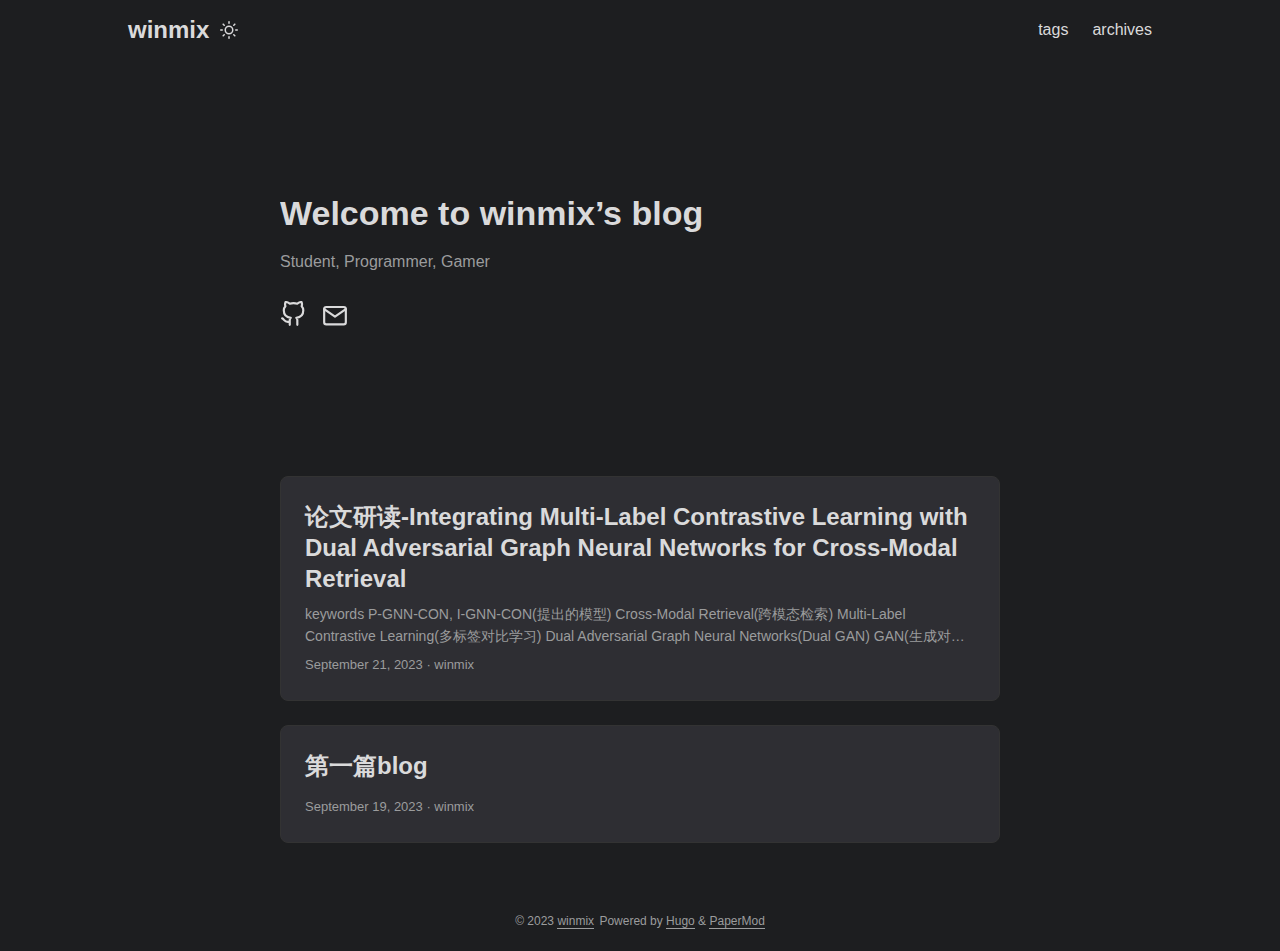
<file: index.html>
<!DOCTYPE html>
<html lang="en" dir="auto">

<head>
	<meta name="generator" content="Hugo 0.118.2"><meta charset="utf-8">
<meta http-equiv="X-UA-Compatible" content="IE=edge">
<meta name="viewport" content="width=device-width, initial-scale=1, shrink-to-fit=no">
<meta name="robots" content="index, follow">
<title>winmix</title>

<meta name="description" content="">
<meta name="author" content="dae, eeou">
<link rel="canonical" href="/">
<link crossorigin="anonymous" href="/assets/css/stylesheet.5c25c975546c048d1a5600aadb48425ae1bc921a9a18fe67d6955c9535260811.css" integrity="sha256-XCXJdVRsBI0aVgCq20hCWuG8khqaGP5n1pVclTUmCBE=" rel="preload stylesheet" as="style">
<link rel="icon" href="favicon.ico">
<link rel="icon" type="image/png" sizes="16x16" href="favicon-16x16.png">
<link rel="icon" type="image/png" sizes="32x32" href="favicon-32x32.png">
<link rel="apple-touch-icon" href="apple-touch-icon.png">
<link rel="mask-icon" href="safari-pinned-tab.svg">
<meta name="theme-color" content="#2e2e33">
<meta name="msapplication-TileColor" content="#2e2e33">
<link rel="alternate" type="application/rss+xml" href="/index.xml">
<link rel="alternate" type="application/json" href="/index.json">
<noscript>
    <style>
        #theme-toggle,
        .top-link {
            display: none;
        }

    </style>
</noscript><meta property="og:title" content="winmix" />
<meta property="og:description" content="" />
<meta property="og:type" content="website" />
<meta property="og:url" content="/" />

<meta name="twitter:card" content="summary"/>
<meta name="twitter:title" content="winmix"/>
<meta name="twitter:description" content=""/>

<script type="application/ld+json">
{
  "@context": "https://schema.org",
  "@type": "Organization",
  "name": "winmix",
  "url": "",
  "description": "",
  "thumbnailUrl": "favicon.ico",
  "sameAs": [
      "https://github.com/ximniw", "mailto:1005998362@qq.com"
  ]
}
</script>
</head>

<body class="list dark" id="top">
<script>
    if (localStorage.getItem("pref-theme") === "light") {
        document.body.classList.remove('dark')
    }

</script>

<header class="header">
    <nav class="nav">
        <div class="logo">
            <a href="" accesskey="h" title="winmix (Alt + H)">winmix</a>
            <div class="logo-switches">
                <button id="theme-toggle" accesskey="t" title="(Alt + T)">
                    <svg id="moon" xmlns="http://www.w3.org/2000/svg" width="24" height="18" viewBox="0 0 24 24"
                        fill="none" stroke="currentColor" stroke-width="2" stroke-linecap="round"
                        stroke-linejoin="round">
                        <path d="M21 12.79A9 9 0 1 1 11.21 3 7 7 0 0 0 21 12.79z"></path>
                    </svg>
                    <svg id="sun" xmlns="http://www.w3.org/2000/svg" width="24" height="18" viewBox="0 0 24 24"
                        fill="none" stroke="currentColor" stroke-width="2" stroke-linecap="round"
                        stroke-linejoin="round">
                        <circle cx="12" cy="12" r="5"></circle>
                        <line x1="12" y1="1" x2="12" y2="3"></line>
                        <line x1="12" y1="21" x2="12" y2="23"></line>
                        <line x1="4.22" y1="4.22" x2="5.64" y2="5.64"></line>
                        <line x1="18.36" y1="18.36" x2="19.78" y2="19.78"></line>
                        <line x1="1" y1="12" x2="3" y2="12"></line>
                        <line x1="21" y1="12" x2="23" y2="12"></line>
                        <line x1="4.22" y1="19.78" x2="5.64" y2="18.36"></line>
                        <line x1="18.36" y1="5.64" x2="19.78" y2="4.22"></line>
                    </svg>
                </button>
            </div>
        </div>
        <ul id="menu">
            <li>
                <a href="/tags/" title="tags">
                    <span>tags</span>
                </a>
            </li>
            <li>
                <a href="/archives/" title="archives">
                    <span>archives</span>
                </a>
            </li>
        </ul>
    </nav>
</header>
<main class="main"> 
<article class="first-entry home-info">
    <header class="entry-header">
        <h1>Welcome to winmix&rsquo;s blog</h1>
    </header>
    <div class="entry-content">
        Student, Programmer, Gamer
    </div>
    <footer class="entry-footer">
        <div class="social-icons">
    <a href="https://github.com/ximniw" target="_blank" rel="noopener noreferrer me" title="Github">
        <svg xmlns="http://www.w3.org/2000/svg" viewBox="0 0 24 24" fill="none" stroke="currentColor" stroke-width="2"
    stroke-linecap="round" stroke-linejoin="round">
    <path
        d="M9 19c-5 1.5-5-2.5-7-3m14 6v-3.87a3.37 3.37 0 0 0-.94-2.61c3.14-.35 6.44-1.54 6.44-7A5.44 5.44 0 0 0 20 4.77 5.07 5.07 0 0 0 19.91 1S18.73.65 16 2.48a13.38 13.38 0 0 0-7 0C6.27.65 5.09 1 5.09 1A5.07 5.07 0 0 0 5 4.77a5.44 5.44 0 0 0-1.5 3.78c0 5.42 3.3 6.61 6.44 7A3.37 3.37 0 0 0 9 18.13V22">
    </path>
</svg>
    </a>
    <a href="mailto:1005998362@qq.com" target="_blank" rel="noopener noreferrer me" title="Email">
        <svg xmlns="http://www.w3.org/2000/svg" viewBox="0 0 24 21" fill="none" stroke="currentColor" stroke-width="2"
    stroke-linecap="round" stroke-linejoin="round">
    <path d="M4 4h16c1.1 0 2 .9 2 2v12c0 1.1-.9 2-2 2H4c-1.1 0-2-.9-2-2V6c0-1.1.9-2 2-2z"></path>
    <polyline points="22,6 12,13 2,6"></polyline>
</svg>
    </a>
</div>

    </footer>
</article>

<article class="post-entry"> 
  <header class="entry-header">
    <h2>论文研读-Integrating Multi-Label Contrastive Learning with Dual Adversarial Graph Neural Networks for Cross-Modal Retrieval
    </h2>
  </header>
  <div class="entry-content">
    <p>keywords P-GNN-CON, I-GNN-CON(提出的模型) Cross-Modal Retrieval(跨模态检索) Multi-Label Contrastive Learning(多标签对比学习) Dual Adversarial Graph Neural Networks(Dual GAN) GAN(生成对抗网络) Generative Adversarial Networks multi-hop Gragh Neural Networks GNN(图神经网络)Graph Neural Networks Background 传统完成跨模态检索任务，通常需要将不同模态的数据映射到同一表征空间，以解决不同模态数据间的差异
现有方法的缺陷：1）引入损失可能无法消除模态间的差异； 2）实际应用中的数据大多来自单一模态，完整模态数据很稀少，而现有方法大多假定样本的所有模态数据是完整的； 3）忽视了多模态数据的标签间的相关性，不利于建立多模态数据间的语义联系 4）样本被简单分类为0，1，但实际上样本标签的相似度很难完全相同或不同，不适应多标签情况
要解决的问题：1）消除模态间的差异，从而去除特定模态的信息，完全保留语义信息 2）捕捉了标签的相关性，驱动模型学习判别特征 3） 在标签相似度0和1之间建立离散的模型
solution 对于问题1：设计了Dual GAN，生成共同表征同时重构一些原始表征，其中生成模型学习多模态联合数据的分布并生成一些伪表征，判别模型学习判断原始表征和伪表征。通过优化对抗损失以去除特定模态特征并保留语义信息； 对于问题2：提出multi-hop Gragh Neural Networks(P-GNN,I-GNN)来生成inter-dependent的标签分类器,用学习到的分类器对Dual GAN生成的共同表征进行分类，来完成端到端训练并利用分类损失帮助模型学习underlying semantic structure 对于问题3：为Multi-label Cross-modal Contrastive Learning提出了新的soft multi-label contrastive loss和soft positive sampling 实现非二元的标签相似度 related work 跨模态检索 学习共同表征的两种方式：
传统多模态表征学习(Canonical Correlation Analysis (CCA),Joint Representation Learning (JRL)) 深度多模态表征学习(Deep Canonical Correlation Analysis (DCCA),Probabilistic Cross-Modal Embedding (PCME),Multi-modal Robust Learning (MRL)，T2VLAD(完成文本视频检索任务)，Adversarial Cross-Modal Retrieval model (ACMR)，Deep Supervised Cross-modal Retrieval (DSCMR)…) GNN Graph Laplacian:多应用于GNN中 GCN，AGCN，GaAN (图学习)...</p>
  </div>
  <footer class="entry-footer"><span title='2023-09-21 16:24:43 +0800 CST'>September 21, 2023</span>&nbsp;·&nbsp;winmix</footer>
  <a class="entry-link" aria-label="post link to 论文研读-Integrating Multi-Label Contrastive Learning with Dual Adversarial Graph Neural Networks for Cross-Modal Retrieval" href="/posts/%E8%AE%BA%E6%96%87%E7%A0%94%E8%AF%BB1/"></a>
</article>

<article class="post-entry"> 
  <header class="entry-header">
    <h2>第一篇blog
    </h2>
  </header>
  <div class="entry-content">
    <p></p>
  </div>
  <footer class="entry-footer"><span title='2023-09-19 11:20:44 +0800 CST'>September 19, 2023</span>&nbsp;·&nbsp;winmix</footer>
  <a class="entry-link" aria-label="post link to 第一篇blog" href="/posts/first/"></a>
</article>
    </main>
    
<footer class="footer">
    <span>&copy; 2023 <a href="">winmix</a></span>
    <span>
        Powered by
        <a href="https://gohugo.io/" rel="noopener noreferrer" target="_blank">Hugo</a> &
        <a href="https://github.com/adityatelange/hugo-PaperMod/" rel="noopener" target="_blank">PaperMod</a>
    </span>
</footer>
<a href="#top" aria-label="go to top" title="Go to Top (Alt + G)" class="top-link" id="top-link" accesskey="g">
    <svg xmlns="http://www.w3.org/2000/svg" viewBox="0 0 12 6" fill="currentColor">
        <path d="M12 6H0l6-6z" />
    </svg>
</a><!DOCTYPE html>
<html lang="en">
<head>
  <meta charset="UTF-8">
  <meta name="viewport" content="width=device-width, initial-scale=1.0">
  <title>Document</title>
</head>
<body>
  
</body>
</html>


<script>
    let menu = document.getElementById('menu')
    if (menu) {
        menu.scrollLeft = localStorage.getItem("menu-scroll-position");
        menu.onscroll = function () {
            localStorage.setItem("menu-scroll-position", menu.scrollLeft);
        }
    }

    document.querySelectorAll('a[href^="#"]').forEach(anchor => {
        anchor.addEventListener("click", function (e) {
            e.preventDefault();
            var id = this.getAttribute("href").substr(1);
            if (!window.matchMedia('(prefers-reduced-motion: reduce)').matches) {
                document.querySelector(`[id='${decodeURIComponent(id)}']`).scrollIntoView({
                    behavior: "smooth"
                });
            } else {
                document.querySelector(`[id='${decodeURIComponent(id)}']`).scrollIntoView();
            }
            if (id === "top") {
                history.replaceState(null, null, " ");
            } else {
                history.pushState(null, null, `#${id}`);
            }
        });
    });

</script>
<script>
    var mybutton = document.getElementById("top-link");
    window.onscroll = function () {
        if (document.body.scrollTop > 800 || document.documentElement.scrollTop > 800) {
            mybutton.style.visibility = "visible";
            mybutton.style.opacity = "1";
        } else {
            mybutton.style.visibility = "hidden";
            mybutton.style.opacity = "0";
        }
    };

</script>
<script>
    document.getElementById("theme-toggle").addEventListener("click", () => {
        if (document.body.className.includes("dark")) {
            document.body.classList.remove('dark');
            localStorage.setItem("pref-theme", 'light');
        } else {
            document.body.classList.add('dark');
            localStorage.setItem("pref-theme", 'dark');
        }
    })

</script>
</body>

</html>
</file>
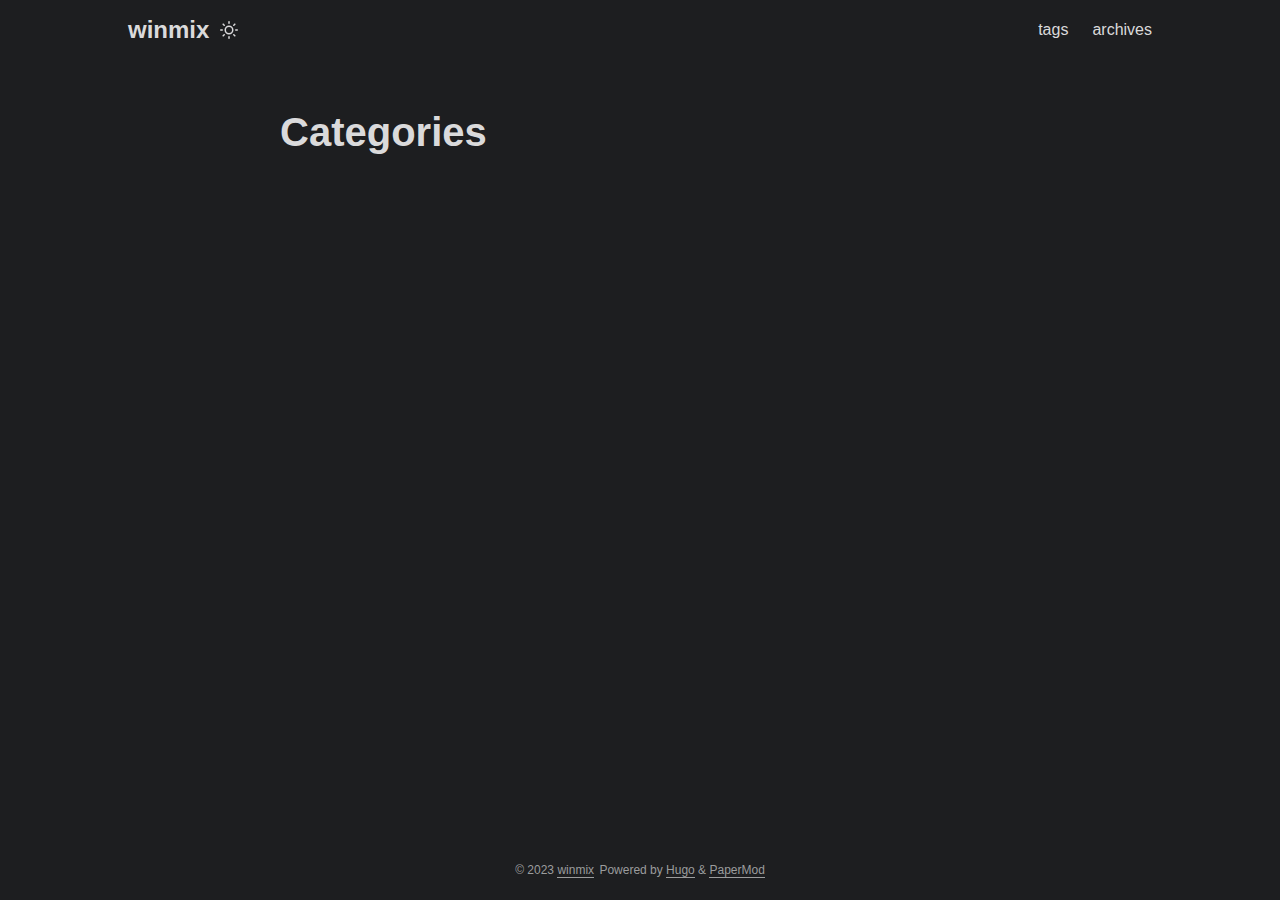
<file: categories/index.html>
<!DOCTYPE html>
<html lang="en" dir="auto">

<head><meta charset="utf-8">
<meta http-equiv="X-UA-Compatible" content="IE=edge">
<meta name="viewport" content="width=device-width, initial-scale=1, shrink-to-fit=no">
<meta name="robots" content="index, follow">
<title>Categories | winmix</title>
<meta name="keywords" content="">
<meta name="description" content="">
<meta name="author" content="dae, eeou">
<link rel="canonical" href="/categories/">
<link crossorigin="anonymous" href="/assets/css/stylesheet.5c25c975546c048d1a5600aadb48425ae1bc921a9a18fe67d6955c9535260811.css" integrity="sha256-XCXJdVRsBI0aVgCq20hCWuG8khqaGP5n1pVclTUmCBE=" rel="preload stylesheet" as="style">
<link rel="icon" href="favicon.ico">
<link rel="icon" type="image/png" sizes="16x16" href="favicon-16x16.png">
<link rel="icon" type="image/png" sizes="32x32" href="favicon-32x32.png">
<link rel="apple-touch-icon" href="apple-touch-icon.png">
<link rel="mask-icon" href="safari-pinned-tab.svg">
<meta name="theme-color" content="#2e2e33">
<meta name="msapplication-TileColor" content="#2e2e33">
<link rel="alternate" type="application/rss+xml" href="/categories/index.xml">
<noscript>
    <style>
        #theme-toggle,
        .top-link {
            display: none;
        }

    </style>
</noscript><meta property="og:title" content="Categories" />
<meta property="og:description" content="" />
<meta property="og:type" content="website" />
<meta property="og:url" content="/categories/" />

<meta name="twitter:card" content="summary"/>
<meta name="twitter:title" content="Categories"/>
<meta name="twitter:description" content=""/>

</head>

<body class="list dark" id="top">
<script>
    if (localStorage.getItem("pref-theme") === "light") {
        document.body.classList.remove('dark')
    }

</script>

<header class="header">
    <nav class="nav">
        <div class="logo">
            <a href="" accesskey="h" title="winmix (Alt + H)">winmix</a>
            <div class="logo-switches">
                <button id="theme-toggle" accesskey="t" title="(Alt + T)">
                    <svg id="moon" xmlns="http://www.w3.org/2000/svg" width="24" height="18" viewBox="0 0 24 24"
                        fill="none" stroke="currentColor" stroke-width="2" stroke-linecap="round"
                        stroke-linejoin="round">
                        <path d="M21 12.79A9 9 0 1 1 11.21 3 7 7 0 0 0 21 12.79z"></path>
                    </svg>
                    <svg id="sun" xmlns="http://www.w3.org/2000/svg" width="24" height="18" viewBox="0 0 24 24"
                        fill="none" stroke="currentColor" stroke-width="2" stroke-linecap="round"
                        stroke-linejoin="round">
                        <circle cx="12" cy="12" r="5"></circle>
                        <line x1="12" y1="1" x2="12" y2="3"></line>
                        <line x1="12" y1="21" x2="12" y2="23"></line>
                        <line x1="4.22" y1="4.22" x2="5.64" y2="5.64"></line>
                        <line x1="18.36" y1="18.36" x2="19.78" y2="19.78"></line>
                        <line x1="1" y1="12" x2="3" y2="12"></line>
                        <line x1="21" y1="12" x2="23" y2="12"></line>
                        <line x1="4.22" y1="19.78" x2="5.64" y2="18.36"></line>
                        <line x1="18.36" y1="5.64" x2="19.78" y2="4.22"></line>
                    </svg>
                </button>
            </div>
        </div>
        <ul id="menu">
            <li>
                <a href="/tags/" title="tags">
                    <span>tags</span>
                </a>
            </li>
            <li>
                <a href="/archives/" title="archives">
                    <span>archives</span>
                </a>
            </li>
        </ul>
    </nav>
</header>
<main class="main">
<header class="page-header">
    <h1>Categories</h1>
</header>

<ul class="terms-tags">
</ul>
    </main>
    
<footer class="footer">
    <span>&copy; 2023 <a href="">winmix</a></span>
    <span>
        Powered by
        <a href="https://gohugo.io/" rel="noopener noreferrer" target="_blank">Hugo</a> &
        <a href="https://github.com/adityatelange/hugo-PaperMod/" rel="noopener" target="_blank">PaperMod</a>
    </span>
</footer>
<a href="#top" aria-label="go to top" title="Go to Top (Alt + G)" class="top-link" id="top-link" accesskey="g">
    <svg xmlns="http://www.w3.org/2000/svg" viewBox="0 0 12 6" fill="currentColor">
        <path d="M12 6H0l6-6z" />
    </svg>
</a><!DOCTYPE html>
<html lang="en">
<head>
  <meta charset="UTF-8">
  <meta name="viewport" content="width=device-width, initial-scale=1.0">
  <title>Document</title>
</head>
<body>
  
</body>
</html>


<script>
    let menu = document.getElementById('menu')
    if (menu) {
        menu.scrollLeft = localStorage.getItem("menu-scroll-position");
        menu.onscroll = function () {
            localStorage.setItem("menu-scroll-position", menu.scrollLeft);
        }
    }

    document.querySelectorAll('a[href^="#"]').forEach(anchor => {
        anchor.addEventListener("click", function (e) {
            e.preventDefault();
            var id = this.getAttribute("href").substr(1);
            if (!window.matchMedia('(prefers-reduced-motion: reduce)').matches) {
                document.querySelector(`[id='${decodeURIComponent(id)}']`).scrollIntoView({
                    behavior: "smooth"
                });
            } else {
                document.querySelector(`[id='${decodeURIComponent(id)}']`).scrollIntoView();
            }
            if (id === "top") {
                history.replaceState(null, null, " ");
            } else {
                history.pushState(null, null, `#${id}`);
            }
        });
    });

</script>
<script>
    var mybutton = document.getElementById("top-link");
    window.onscroll = function () {
        if (document.body.scrollTop > 800 || document.documentElement.scrollTop > 800) {
            mybutton.style.visibility = "visible";
            mybutton.style.opacity = "1";
        } else {
            mybutton.style.visibility = "hidden";
            mybutton.style.opacity = "0";
        }
    };

</script>
<script>
    document.getElementById("theme-toggle").addEventListener("click", () => {
        if (document.body.className.includes("dark")) {
            document.body.classList.remove('dark');
            localStorage.setItem("pref-theme", 'light');
        } else {
            document.body.classList.add('dark');
            localStorage.setItem("pref-theme", 'dark');
        }
    })

</script>
</body>

</html>
</file>
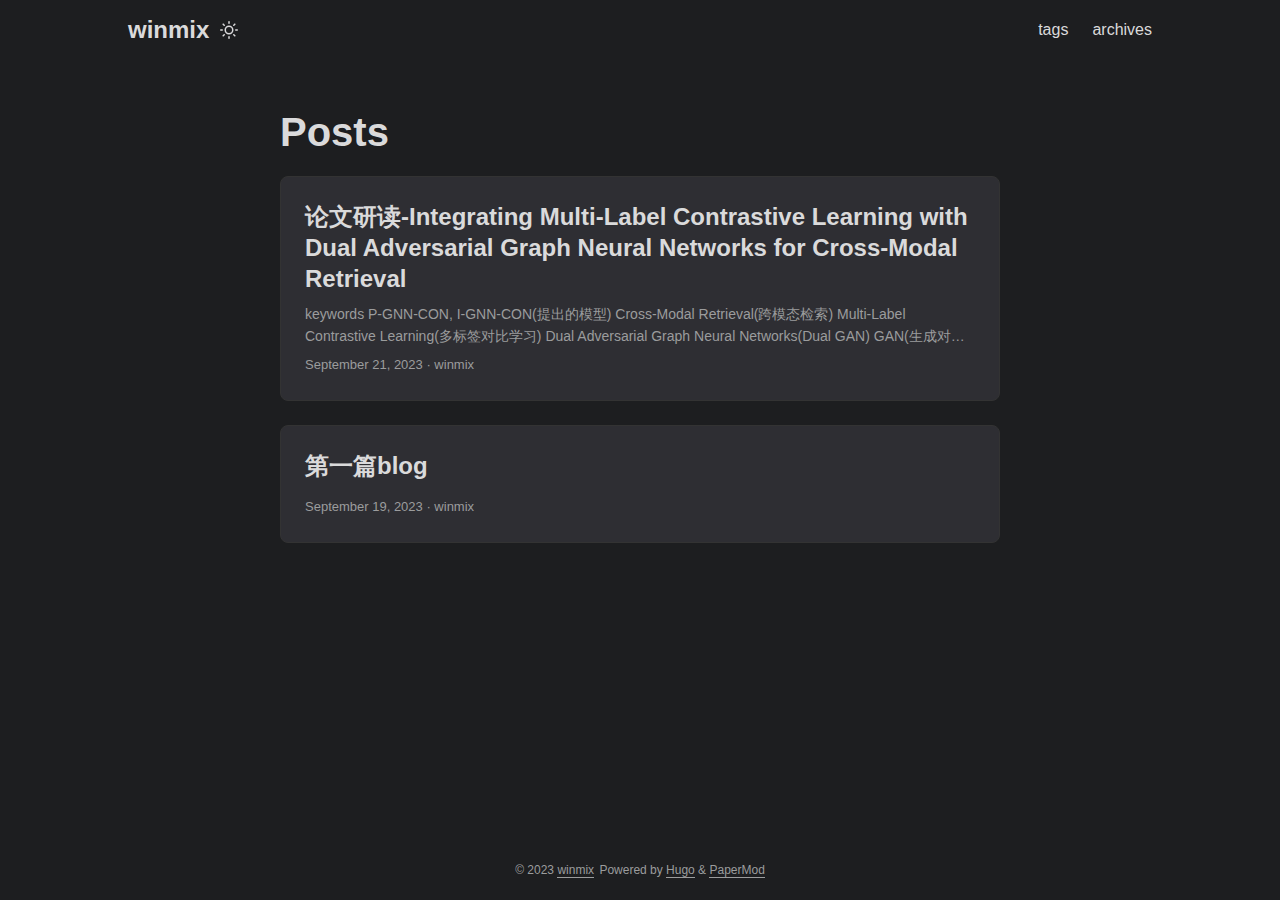
<file: posts/index.html>
<!DOCTYPE html>
<html lang="en" dir="auto">

<head><meta charset="utf-8">
<meta http-equiv="X-UA-Compatible" content="IE=edge">
<meta name="viewport" content="width=device-width, initial-scale=1, shrink-to-fit=no">
<meta name="robots" content="index, follow">
<title>Posts | winmix</title>
<meta name="keywords" content="">
<meta name="description" content="Posts - winmix">
<meta name="author" content="dae, eeou">
<link rel="canonical" href="/posts/">
<link crossorigin="anonymous" href="/assets/css/stylesheet.5c25c975546c048d1a5600aadb48425ae1bc921a9a18fe67d6955c9535260811.css" integrity="sha256-XCXJdVRsBI0aVgCq20hCWuG8khqaGP5n1pVclTUmCBE=" rel="preload stylesheet" as="style">
<link rel="icon" href="favicon.ico">
<link rel="icon" type="image/png" sizes="16x16" href="favicon-16x16.png">
<link rel="icon" type="image/png" sizes="32x32" href="favicon-32x32.png">
<link rel="apple-touch-icon" href="apple-touch-icon.png">
<link rel="mask-icon" href="safari-pinned-tab.svg">
<meta name="theme-color" content="#2e2e33">
<meta name="msapplication-TileColor" content="#2e2e33">
<link rel="alternate" type="application/rss+xml" href="/posts/index.xml">
<noscript>
    <style>
        #theme-toggle,
        .top-link {
            display: none;
        }

    </style>
</noscript><meta property="og:title" content="Posts" />
<meta property="og:description" content="" />
<meta property="og:type" content="website" />
<meta property="og:url" content="/posts/" />

<meta name="twitter:card" content="summary"/>
<meta name="twitter:title" content="Posts"/>
<meta name="twitter:description" content=""/>


<script type="application/ld+json">
{
  "@context": "https://schema.org",
  "@type": "BreadcrumbList",
  "itemListElement": [, 
    {
      "@type": "ListItem",
      "position":  2 ,
      "name": "Posts",
      "item": "/posts/"
    }
  ]
}
</script>
</head>

<body class="list dark" id="top">
<script>
    if (localStorage.getItem("pref-theme") === "light") {
        document.body.classList.remove('dark')
    }

</script>

<header class="header">
    <nav class="nav">
        <div class="logo">
            <a href="" accesskey="h" title="winmix (Alt + H)">winmix</a>
            <div class="logo-switches">
                <button id="theme-toggle" accesskey="t" title="(Alt + T)">
                    <svg id="moon" xmlns="http://www.w3.org/2000/svg" width="24" height="18" viewBox="0 0 24 24"
                        fill="none" stroke="currentColor" stroke-width="2" stroke-linecap="round"
                        stroke-linejoin="round">
                        <path d="M21 12.79A9 9 0 1 1 11.21 3 7 7 0 0 0 21 12.79z"></path>
                    </svg>
                    <svg id="sun" xmlns="http://www.w3.org/2000/svg" width="24" height="18" viewBox="0 0 24 24"
                        fill="none" stroke="currentColor" stroke-width="2" stroke-linecap="round"
                        stroke-linejoin="round">
                        <circle cx="12" cy="12" r="5"></circle>
                        <line x1="12" y1="1" x2="12" y2="3"></line>
                        <line x1="12" y1="21" x2="12" y2="23"></line>
                        <line x1="4.22" y1="4.22" x2="5.64" y2="5.64"></line>
                        <line x1="18.36" y1="18.36" x2="19.78" y2="19.78"></line>
                        <line x1="1" y1="12" x2="3" y2="12"></line>
                        <line x1="21" y1="12" x2="23" y2="12"></line>
                        <line x1="4.22" y1="19.78" x2="5.64" y2="18.36"></line>
                        <line x1="18.36" y1="5.64" x2="19.78" y2="4.22"></line>
                    </svg>
                </button>
            </div>
        </div>
        <ul id="menu">
            <li>
                <a href="/tags/" title="tags">
                    <span>tags</span>
                </a>
            </li>
            <li>
                <a href="/archives/" title="archives">
                    <span>archives</span>
                </a>
            </li>
        </ul>
    </nav>
</header>
<main class="main"> 
<header class="page-header">
  <h1>
    Posts
  </h1>
</header>

<article class="post-entry"> 
  <header class="entry-header">
    <h2>论文研读-Integrating Multi-Label Contrastive Learning with Dual Adversarial Graph Neural Networks for Cross-Modal Retrieval
    </h2>
  </header>
  <div class="entry-content">
    <p>keywords P-GNN-CON, I-GNN-CON(提出的模型) Cross-Modal Retrieval(跨模态检索) Multi-Label Contrastive Learning(多标签对比学习) Dual Adversarial Graph Neural Networks(Dual GAN) GAN(生成对抗网络) Generative Adversarial Networks multi-hop Gragh Neural Networks GNN(图神经网络)Graph Neural Networks Background 传统完成跨模态检索任务，通常需要将不同模态的数据映射到同一表征空间，以解决不同模态数据间的差异
现有方法的缺陷：1）引入损失可能无法消除模态间的差异； 2）实际应用中的数据大多来自单一模态，完整模态数据很稀少，而现有方法大多假定样本的所有模态数据是完整的； 3）忽视了多模态数据的标签间的相关性，不利于建立多模态数据间的语义联系 4）样本被简单分类为0，1，但实际上样本标签的相似度很难完全相同或不同，不适应多标签情况
要解决的问题：1）消除模态间的差异，从而去除特定模态的信息，完全保留语义信息 2）捕捉了标签的相关性，驱动模型学习判别特征 3） 在标签相似度0和1之间建立离散的模型
solution 对于问题1：设计了Dual GAN，生成共同表征同时重构一些原始表征，其中生成模型学习多模态联合数据的分布并生成一些伪表征，判别模型学习判断原始表征和伪表征。通过优化对抗损失以去除特定模态特征并保留语义信息； 对于问题2：提出multi-hop Gragh Neural Networks(P-GNN,I-GNN)来生成inter-dependent的标签分类器,用学习到的分类器对Dual GAN生成的共同表征进行分类，来完成端到端训练并利用分类损失帮助模型学习underlying semantic structure 对于问题3：为Multi-label Cross-modal Contrastive Learning提出了新的soft multi-label contrastive loss和soft positive sampling 实现非二元的标签相似度 related work 跨模态检索 学习共同表征的两种方式：
传统多模态表征学习(Canonical Correlation Analysis (CCA),Joint Representation Learning (JRL)) 深度多模态表征学习(Deep Canonical Correlation Analysis (DCCA),Probabilistic Cross-Modal Embedding (PCME),Multi-modal Robust Learning (MRL)，T2VLAD(完成文本视频检索任务)，Adversarial Cross-Modal Retrieval model (ACMR)，Deep Supervised Cross-modal Retrieval (DSCMR)…) GNN Graph Laplacian:多应用于GNN中 GCN，AGCN，GaAN (图学习)...</p>
  </div>
  <footer class="entry-footer"><span title='2023-09-21 16:24:43 +0800 CST'>September 21, 2023</span>&nbsp;·&nbsp;winmix</footer>
  <a class="entry-link" aria-label="post link to 论文研读-Integrating Multi-Label Contrastive Learning with Dual Adversarial Graph Neural Networks for Cross-Modal Retrieval" href="/posts/%E8%AE%BA%E6%96%87%E7%A0%94%E8%AF%BB1/"></a>
</article>

<article class="post-entry"> 
  <header class="entry-header">
    <h2>第一篇blog
    </h2>
  </header>
  <div class="entry-content">
    <p></p>
  </div>
  <footer class="entry-footer"><span title='2023-09-19 11:20:44 +0800 CST'>September 19, 2023</span>&nbsp;·&nbsp;winmix</footer>
  <a class="entry-link" aria-label="post link to 第一篇blog" href="/posts/first/"></a>
</article>
    </main>
    
<footer class="footer">
    <span>&copy; 2023 <a href="">winmix</a></span>
    <span>
        Powered by
        <a href="https://gohugo.io/" rel="noopener noreferrer" target="_blank">Hugo</a> &
        <a href="https://github.com/adityatelange/hugo-PaperMod/" rel="noopener" target="_blank">PaperMod</a>
    </span>
</footer>
<a href="#top" aria-label="go to top" title="Go to Top (Alt + G)" class="top-link" id="top-link" accesskey="g">
    <svg xmlns="http://www.w3.org/2000/svg" viewBox="0 0 12 6" fill="currentColor">
        <path d="M12 6H0l6-6z" />
    </svg>
</a><!DOCTYPE html>
<html lang="en">
<head>
  <meta charset="UTF-8">
  <meta name="viewport" content="width=device-width, initial-scale=1.0">
  <title>Document</title>
</head>
<body>
  
</body>
</html>


<script>
    let menu = document.getElementById('menu')
    if (menu) {
        menu.scrollLeft = localStorage.getItem("menu-scroll-position");
        menu.onscroll = function () {
            localStorage.setItem("menu-scroll-position", menu.scrollLeft);
        }
    }

    document.querySelectorAll('a[href^="#"]').forEach(anchor => {
        anchor.addEventListener("click", function (e) {
            e.preventDefault();
            var id = this.getAttribute("href").substr(1);
            if (!window.matchMedia('(prefers-reduced-motion: reduce)').matches) {
                document.querySelector(`[id='${decodeURIComponent(id)}']`).scrollIntoView({
                    behavior: "smooth"
                });
            } else {
                document.querySelector(`[id='${decodeURIComponent(id)}']`).scrollIntoView();
            }
            if (id === "top") {
                history.replaceState(null, null, " ");
            } else {
                history.pushState(null, null, `#${id}`);
            }
        });
    });

</script>
<script>
    var mybutton = document.getElementById("top-link");
    window.onscroll = function () {
        if (document.body.scrollTop > 800 || document.documentElement.scrollTop > 800) {
            mybutton.style.visibility = "visible";
            mybutton.style.opacity = "1";
        } else {
            mybutton.style.visibility = "hidden";
            mybutton.style.opacity = "0";
        }
    };

</script>
<script>
    document.getElementById("theme-toggle").addEventListener("click", () => {
        if (document.body.className.includes("dark")) {
            document.body.classList.remove('dark');
            localStorage.setItem("pref-theme", 'light');
        } else {
            document.body.classList.add('dark');
            localStorage.setItem("pref-theme", 'dark');
        }
    })

</script>
</body>

</html>
</file>
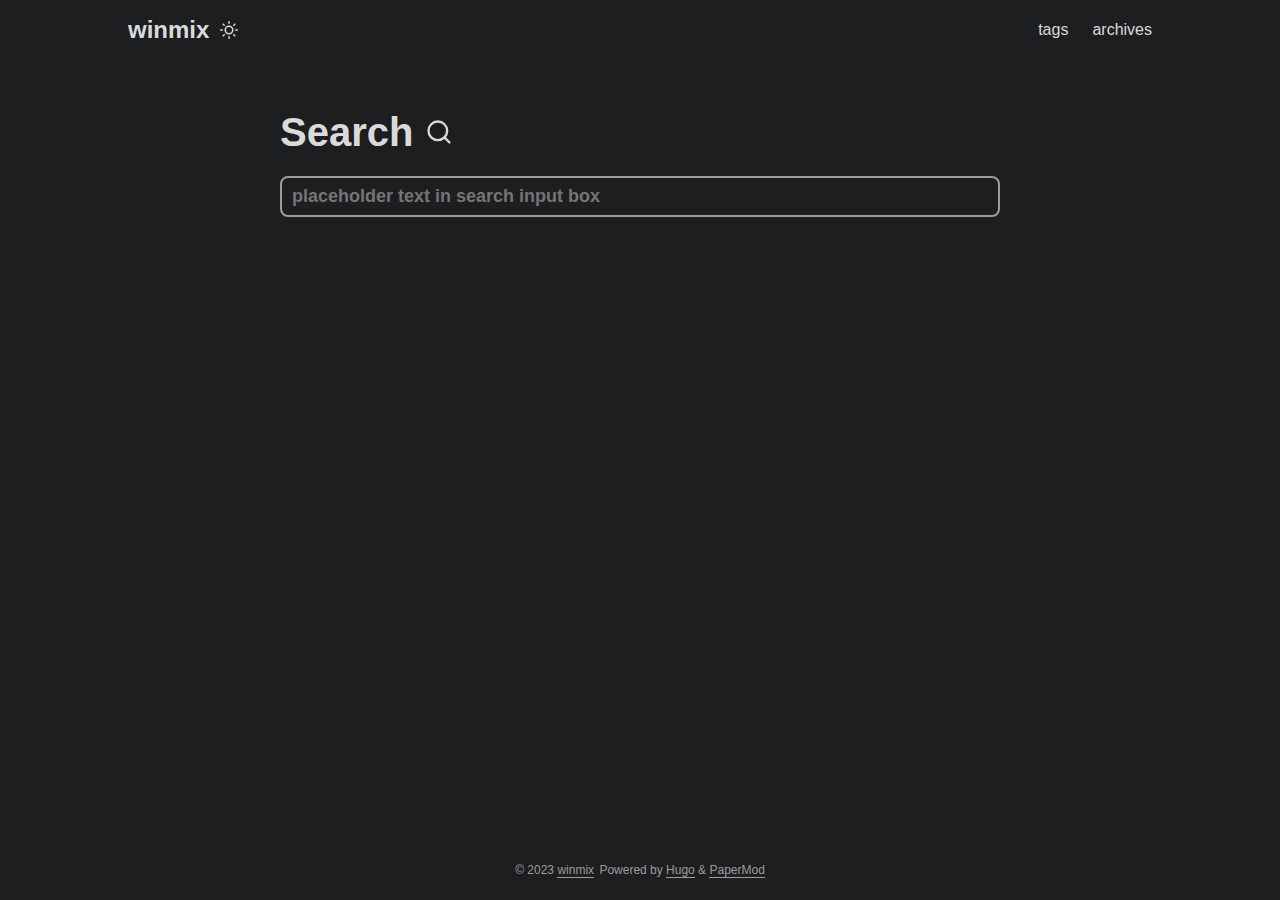
<file: search/index.html>
<!DOCTYPE html>
<html lang="en" dir="auto">

<head><meta charset="utf-8">
<meta http-equiv="X-UA-Compatible" content="IE=edge">
<meta name="viewport" content="width=device-width, initial-scale=1, shrink-to-fit=no">
<meta name="robots" content="index, follow">
<title>Search | winmix</title>
<meta name="keywords" content="">
<meta name="description" content="search">
<meta name="author" content="dae, eeou">
<link rel="canonical" href="/search/">
<link crossorigin="anonymous" href="/assets/css/stylesheet.5c25c975546c048d1a5600aadb48425ae1bc921a9a18fe67d6955c9535260811.css" integrity="sha256-XCXJdVRsBI0aVgCq20hCWuG8khqaGP5n1pVclTUmCBE=" rel="preload stylesheet" as="style"><link crossorigin="anonymous" rel="preload" as="fetch" href="../index.json">
<script defer crossorigin="anonymous" src="/assets/js/search.26c12eba1b041d35b928a57d2f7d9e76e714f789ba4cb0d6ceca321d29e8d343.js" integrity="sha256-JsEuuhsEHTW5KKV9L32educU94m6TLDWzsoyHSno00M="></script>
<link rel="icon" href="favicon.ico">
<link rel="icon" type="image/png" sizes="16x16" href="favicon-16x16.png">
<link rel="icon" type="image/png" sizes="32x32" href="favicon-32x32.png">
<link rel="apple-touch-icon" href="apple-touch-icon.png">
<link rel="mask-icon" href="safari-pinned-tab.svg">
<meta name="theme-color" content="#2e2e33">
<meta name="msapplication-TileColor" content="#2e2e33">
<noscript>
    <style>
        #theme-toggle,
        .top-link {
            display: none;
        }

    </style>
</noscript><meta property="og:title" content="Search" />
<meta property="og:description" content="search" />
<meta property="og:type" content="article" />
<meta property="og:url" content="/search/" /><meta property="article:section" content="" />



<meta name="twitter:card" content="summary"/>
<meta name="twitter:title" content="Search"/>
<meta name="twitter:description" content="search"/>


<script type="application/ld+json">
{
  "@context": "https://schema.org",
  "@type": "BreadcrumbList",
  "itemListElement": [, 
    {
      "@type": "ListItem",
      "position":  2 ,
      "name": "Search",
      "item": "/search/"
    }
  ]
}
</script>
<script type="application/ld+json">
{
  "@context": "https://schema.org",
  "@type": "BlogPosting",
  "headline": "Search",
  "name": "Search",
  "description": "search",
  "keywords": [
    
  ],
  "articleBody": "",
  "wordCount" : "0",
  "inLanguage": "en",
  "datePublished": "0001-01-01T00:00:00Z",
  "dateModified": "0001-01-01T00:00:00Z",
  "author":[{
    "@type": "Person",
    "name": "dae"
  }, {
    "@type": "Person",
    "name": "eeou"
  }],
  "mainEntityOfPage": {
    "@type": "WebPage",
    "@id": "/search/"
  },
  "publisher": {
    "@type": "Organization",
    "name": "winmix",
    "logo": {
      "@type": "ImageObject",
      "url": "favicon.ico"
    }
  }
}
</script>
</head>

<body class="list dark" id="top">
<script>
    if (localStorage.getItem("pref-theme") === "light") {
        document.body.classList.remove('dark')
    }

</script>

<header class="header">
    <nav class="nav">
        <div class="logo">
            <a href="" accesskey="h" title="winmix (Alt + H)">winmix</a>
            <div class="logo-switches">
                <button id="theme-toggle" accesskey="t" title="(Alt + T)">
                    <svg id="moon" xmlns="http://www.w3.org/2000/svg" width="24" height="18" viewBox="0 0 24 24"
                        fill="none" stroke="currentColor" stroke-width="2" stroke-linecap="round"
                        stroke-linejoin="round">
                        <path d="M21 12.79A9 9 0 1 1 11.21 3 7 7 0 0 0 21 12.79z"></path>
                    </svg>
                    <svg id="sun" xmlns="http://www.w3.org/2000/svg" width="24" height="18" viewBox="0 0 24 24"
                        fill="none" stroke="currentColor" stroke-width="2" stroke-linecap="round"
                        stroke-linejoin="round">
                        <circle cx="12" cy="12" r="5"></circle>
                        <line x1="12" y1="1" x2="12" y2="3"></line>
                        <line x1="12" y1="21" x2="12" y2="23"></line>
                        <line x1="4.22" y1="4.22" x2="5.64" y2="5.64"></line>
                        <line x1="18.36" y1="18.36" x2="19.78" y2="19.78"></line>
                        <line x1="1" y1="12" x2="3" y2="12"></line>
                        <line x1="21" y1="12" x2="23" y2="12"></line>
                        <line x1="4.22" y1="19.78" x2="5.64" y2="18.36"></line>
                        <line x1="18.36" y1="5.64" x2="19.78" y2="4.22"></line>
                    </svg>
                </button>
            </div>
        </div>
        <ul id="menu">
            <li>
                <a href="/tags/" title="tags">
                    <span>tags</span>
                </a>
            </li>
            <li>
                <a href="/archives/" title="archives">
                    <span>archives</span>
                </a>
            </li>
        </ul>
    </nav>
</header>
<main class="main">

<header class="page-header">
    <h1>Search <svg xmlns="http://www.w3.org/2000/svg" width="28" height="28" viewBox="0 0 24 24" fill="none"
            stroke="currentColor" stroke-width="2" stroke-linecap="round" stroke-linejoin="round">
            <circle cx="11" cy="11" r="8"></circle>
            <line x1="21" y1="21" x2="16.65" y2="16.65"></line>
        </svg>
    </h1>
    <div class="post-meta"></div>
</header>

<div id="searchbox">
    <input id="searchInput" autofocus placeholder="placeholder text in search input box"
        aria-label="search" type="search" autocomplete="off">
    <ul id="searchResults" aria-label="search results"></ul>
</div>
    </main>
    
<footer class="footer">
    <span>&copy; 2023 <a href="">winmix</a></span>
    <span>
        Powered by
        <a href="https://gohugo.io/" rel="noopener noreferrer" target="_blank">Hugo</a> &
        <a href="https://github.com/adityatelange/hugo-PaperMod/" rel="noopener" target="_blank">PaperMod</a>
    </span>
</footer>
<a href="#top" aria-label="go to top" title="Go to Top (Alt + G)" class="top-link" id="top-link" accesskey="g">
    <svg xmlns="http://www.w3.org/2000/svg" viewBox="0 0 12 6" fill="currentColor">
        <path d="M12 6H0l6-6z" />
    </svg>
</a><!DOCTYPE html>
<html lang="en">
<head>
  <meta charset="UTF-8">
  <meta name="viewport" content="width=device-width, initial-scale=1.0">
  <title>Document</title>
</head>
<body>
  
</body>
</html>


<script>
    let menu = document.getElementById('menu')
    if (menu) {
        menu.scrollLeft = localStorage.getItem("menu-scroll-position");
        menu.onscroll = function () {
            localStorage.setItem("menu-scroll-position", menu.scrollLeft);
        }
    }

    document.querySelectorAll('a[href^="#"]').forEach(anchor => {
        anchor.addEventListener("click", function (e) {
            e.preventDefault();
            var id = this.getAttribute("href").substr(1);
            if (!window.matchMedia('(prefers-reduced-motion: reduce)').matches) {
                document.querySelector(`[id='${decodeURIComponent(id)}']`).scrollIntoView({
                    behavior: "smooth"
                });
            } else {
                document.querySelector(`[id='${decodeURIComponent(id)}']`).scrollIntoView();
            }
            if (id === "top") {
                history.replaceState(null, null, " ");
            } else {
                history.pushState(null, null, `#${id}`);
            }
        });
    });

</script>
<script>
    var mybutton = document.getElementById("top-link");
    window.onscroll = function () {
        if (document.body.scrollTop > 800 || document.documentElement.scrollTop > 800) {
            mybutton.style.visibility = "visible";
            mybutton.style.opacity = "1";
        } else {
            mybutton.style.visibility = "hidden";
            mybutton.style.opacity = "0";
        }
    };

</script>
<script>
    document.getElementById("theme-toggle").addEventListener("click", () => {
        if (document.body.className.includes("dark")) {
            document.body.classList.remove('dark');
            localStorage.setItem("pref-theme", 'light');
        } else {
            document.body.classList.add('dark');
            localStorage.setItem("pref-theme", 'dark');
        }
    })

</script>
</body>

</html>
</file>
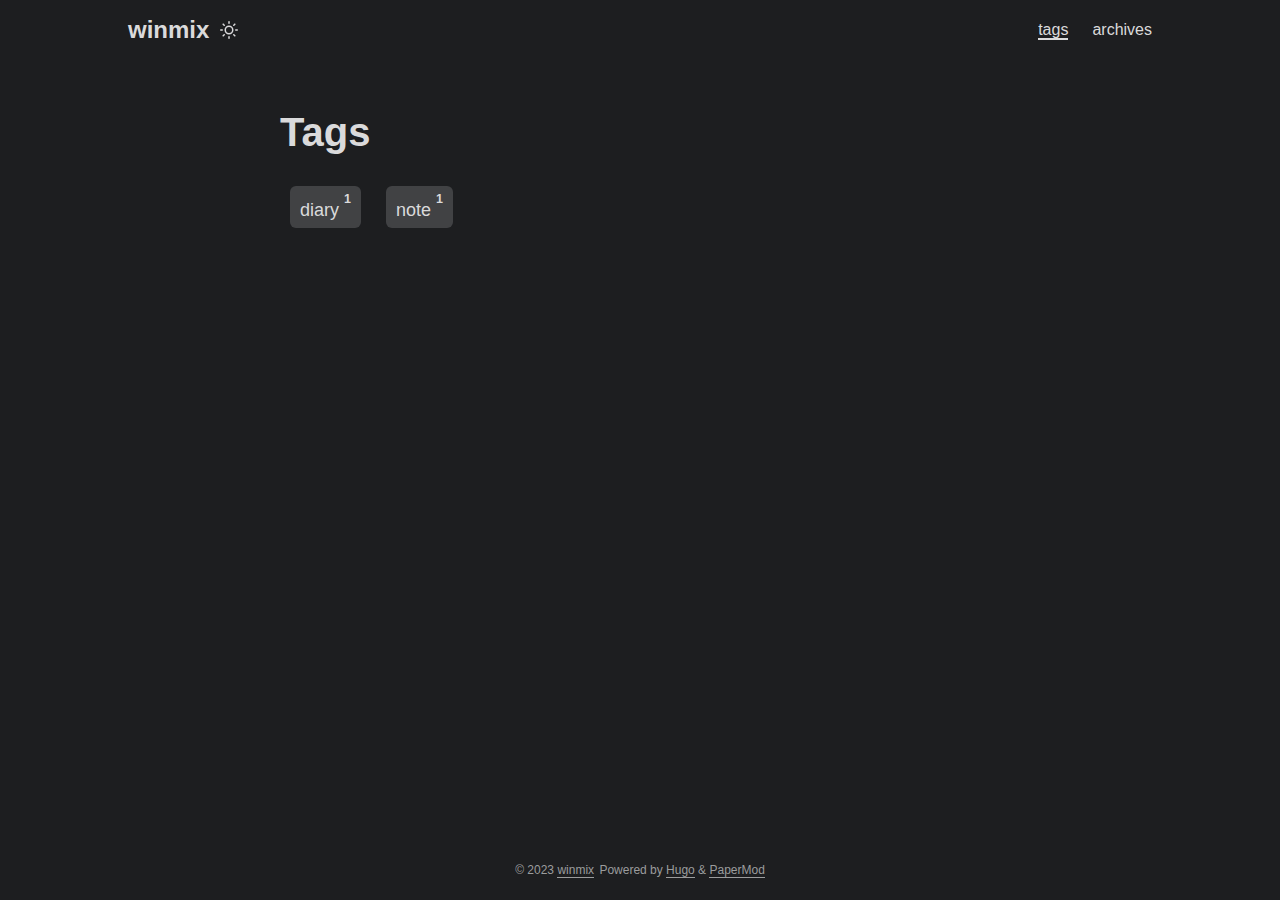
<file: tags/index.html>
<!DOCTYPE html>
<html lang="en" dir="auto">

<head><meta charset="utf-8">
<meta http-equiv="X-UA-Compatible" content="IE=edge">
<meta name="viewport" content="width=device-width, initial-scale=1, shrink-to-fit=no">
<meta name="robots" content="index, follow">
<title>Tags | winmix</title>
<meta name="keywords" content="">
<meta name="description" content="">
<meta name="author" content="dae, eeou">
<link rel="canonical" href="/tags/">
<link crossorigin="anonymous" href="/assets/css/stylesheet.5c25c975546c048d1a5600aadb48425ae1bc921a9a18fe67d6955c9535260811.css" integrity="sha256-XCXJdVRsBI0aVgCq20hCWuG8khqaGP5n1pVclTUmCBE=" rel="preload stylesheet" as="style">
<link rel="icon" href="favicon.ico">
<link rel="icon" type="image/png" sizes="16x16" href="favicon-16x16.png">
<link rel="icon" type="image/png" sizes="32x32" href="favicon-32x32.png">
<link rel="apple-touch-icon" href="apple-touch-icon.png">
<link rel="mask-icon" href="safari-pinned-tab.svg">
<meta name="theme-color" content="#2e2e33">
<meta name="msapplication-TileColor" content="#2e2e33">
<link rel="alternate" type="application/rss+xml" href="/tags/index.xml">
<noscript>
    <style>
        #theme-toggle,
        .top-link {
            display: none;
        }

    </style>
</noscript><meta property="og:title" content="Tags" />
<meta property="og:description" content="" />
<meta property="og:type" content="website" />
<meta property="og:url" content="/tags/" />

<meta name="twitter:card" content="summary"/>
<meta name="twitter:title" content="Tags"/>
<meta name="twitter:description" content=""/>

</head>

<body class="list dark" id="top">
<script>
    if (localStorage.getItem("pref-theme") === "light") {
        document.body.classList.remove('dark')
    }

</script>

<header class="header">
    <nav class="nav">
        <div class="logo">
            <a href="" accesskey="h" title="winmix (Alt + H)">winmix</a>
            <div class="logo-switches">
                <button id="theme-toggle" accesskey="t" title="(Alt + T)">
                    <svg id="moon" xmlns="http://www.w3.org/2000/svg" width="24" height="18" viewBox="0 0 24 24"
                        fill="none" stroke="currentColor" stroke-width="2" stroke-linecap="round"
                        stroke-linejoin="round">
                        <path d="M21 12.79A9 9 0 1 1 11.21 3 7 7 0 0 0 21 12.79z"></path>
                    </svg>
                    <svg id="sun" xmlns="http://www.w3.org/2000/svg" width="24" height="18" viewBox="0 0 24 24"
                        fill="none" stroke="currentColor" stroke-width="2" stroke-linecap="round"
                        stroke-linejoin="round">
                        <circle cx="12" cy="12" r="5"></circle>
                        <line x1="12" y1="1" x2="12" y2="3"></line>
                        <line x1="12" y1="21" x2="12" y2="23"></line>
                        <line x1="4.22" y1="4.22" x2="5.64" y2="5.64"></line>
                        <line x1="18.36" y1="18.36" x2="19.78" y2="19.78"></line>
                        <line x1="1" y1="12" x2="3" y2="12"></line>
                        <line x1="21" y1="12" x2="23" y2="12"></line>
                        <line x1="4.22" y1="19.78" x2="5.64" y2="18.36"></line>
                        <line x1="18.36" y1="5.64" x2="19.78" y2="4.22"></line>
                    </svg>
                </button>
            </div>
        </div>
        <ul id="menu">
            <li>
                <a href="/tags/" title="tags">
                    <span class="active">tags</span>
                </a>
            </li>
            <li>
                <a href="/archives/" title="archives">
                    <span>archives</span>
                </a>
            </li>
        </ul>
    </nav>
</header>
<main class="main">
<header class="page-header">
    <h1>Tags</h1>
</header>

<ul class="terms-tags">
    <li>
        <a href="/tags/diary/">diary <sup><strong><sup>1</sup></strong></sup> </a>
    </li>
    <li>
        <a href="/tags/note/">note <sup><strong><sup>1</sup></strong></sup> </a>
    </li>
</ul>
    </main>
    
<footer class="footer">
    <span>&copy; 2023 <a href="">winmix</a></span>
    <span>
        Powered by
        <a href="https://gohugo.io/" rel="noopener noreferrer" target="_blank">Hugo</a> &
        <a href="https://github.com/adityatelange/hugo-PaperMod/" rel="noopener" target="_blank">PaperMod</a>
    </span>
</footer>
<a href="#top" aria-label="go to top" title="Go to Top (Alt + G)" class="top-link" id="top-link" accesskey="g">
    <svg xmlns="http://www.w3.org/2000/svg" viewBox="0 0 12 6" fill="currentColor">
        <path d="M12 6H0l6-6z" />
    </svg>
</a><!DOCTYPE html>
<html lang="en">
<head>
  <meta charset="UTF-8">
  <meta name="viewport" content="width=device-width, initial-scale=1.0">
  <title>Document</title>
</head>
<body>
  
</body>
</html>


<script>
    let menu = document.getElementById('menu')
    if (menu) {
        menu.scrollLeft = localStorage.getItem("menu-scroll-position");
        menu.onscroll = function () {
            localStorage.setItem("menu-scroll-position", menu.scrollLeft);
        }
    }

    document.querySelectorAll('a[href^="#"]').forEach(anchor => {
        anchor.addEventListener("click", function (e) {
            e.preventDefault();
            var id = this.getAttribute("href").substr(1);
            if (!window.matchMedia('(prefers-reduced-motion: reduce)').matches) {
                document.querySelector(`[id='${decodeURIComponent(id)}']`).scrollIntoView({
                    behavior: "smooth"
                });
            } else {
                document.querySelector(`[id='${decodeURIComponent(id)}']`).scrollIntoView();
            }
            if (id === "top") {
                history.replaceState(null, null, " ");
            } else {
                history.pushState(null, null, `#${id}`);
            }
        });
    });

</script>
<script>
    var mybutton = document.getElementById("top-link");
    window.onscroll = function () {
        if (document.body.scrollTop > 800 || document.documentElement.scrollTop > 800) {
            mybutton.style.visibility = "visible";
            mybutton.style.opacity = "1";
        } else {
            mybutton.style.visibility = "hidden";
            mybutton.style.opacity = "0";
        }
    };

</script>
<script>
    document.getElementById("theme-toggle").addEventListener("click", () => {
        if (document.body.className.includes("dark")) {
            document.body.classList.remove('dark');
            localStorage.setItem("pref-theme", 'light');
        } else {
            document.body.classList.add('dark');
            localStorage.setItem("pref-theme", 'dark');
        }
    })

</script>
</body>

</html>
</file>
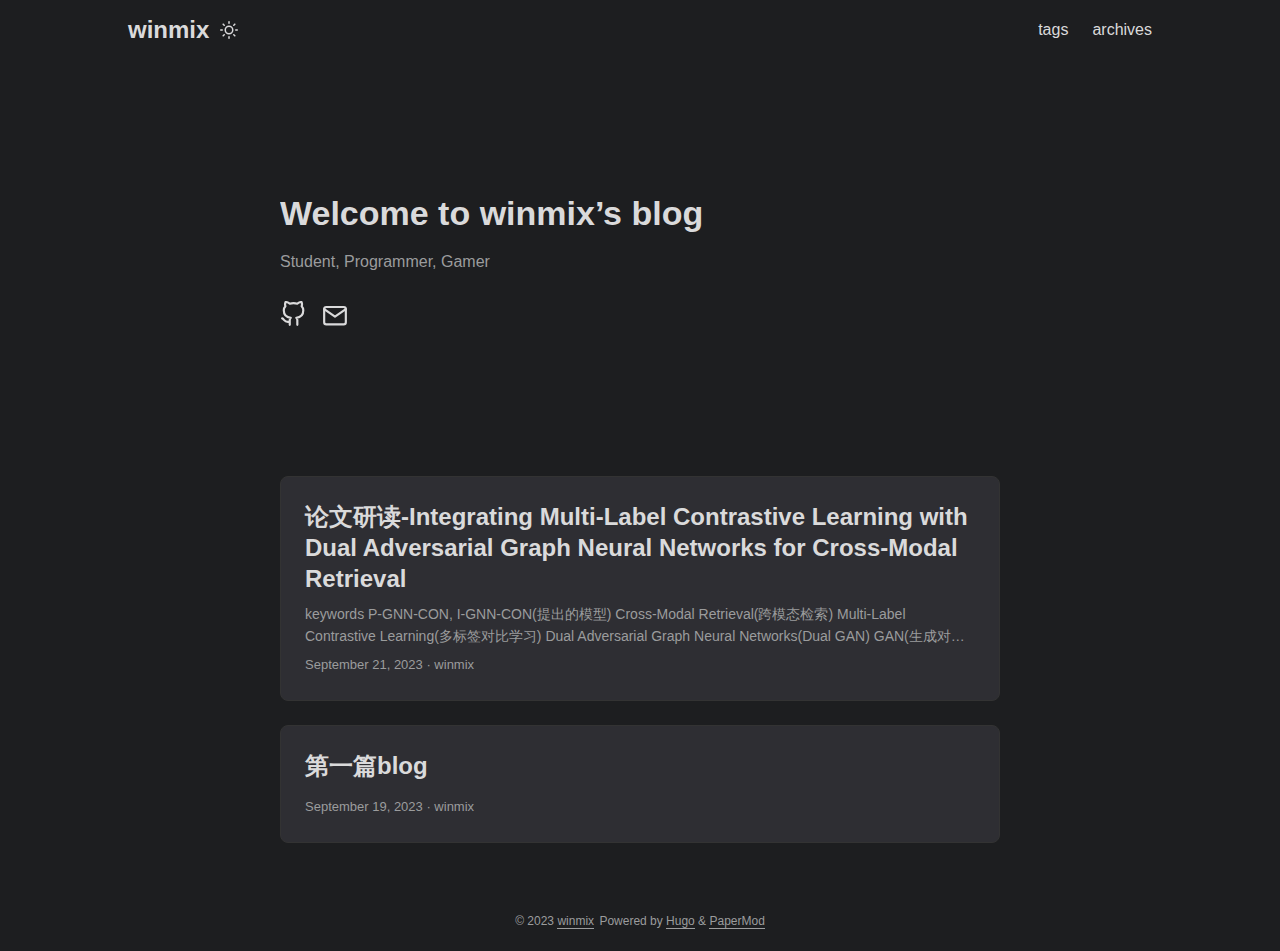
<file: page/1/index.html>
<!DOCTYPE html>
<html lang="en-us">
  <head>
    <title>/</title>
    <link rel="canonical" href="/">
    <meta name="robots" content="noindex">
    <meta charset="utf-8">
    <meta http-equiv="refresh" content="0; url=/">
  </head>
</html>
</file>
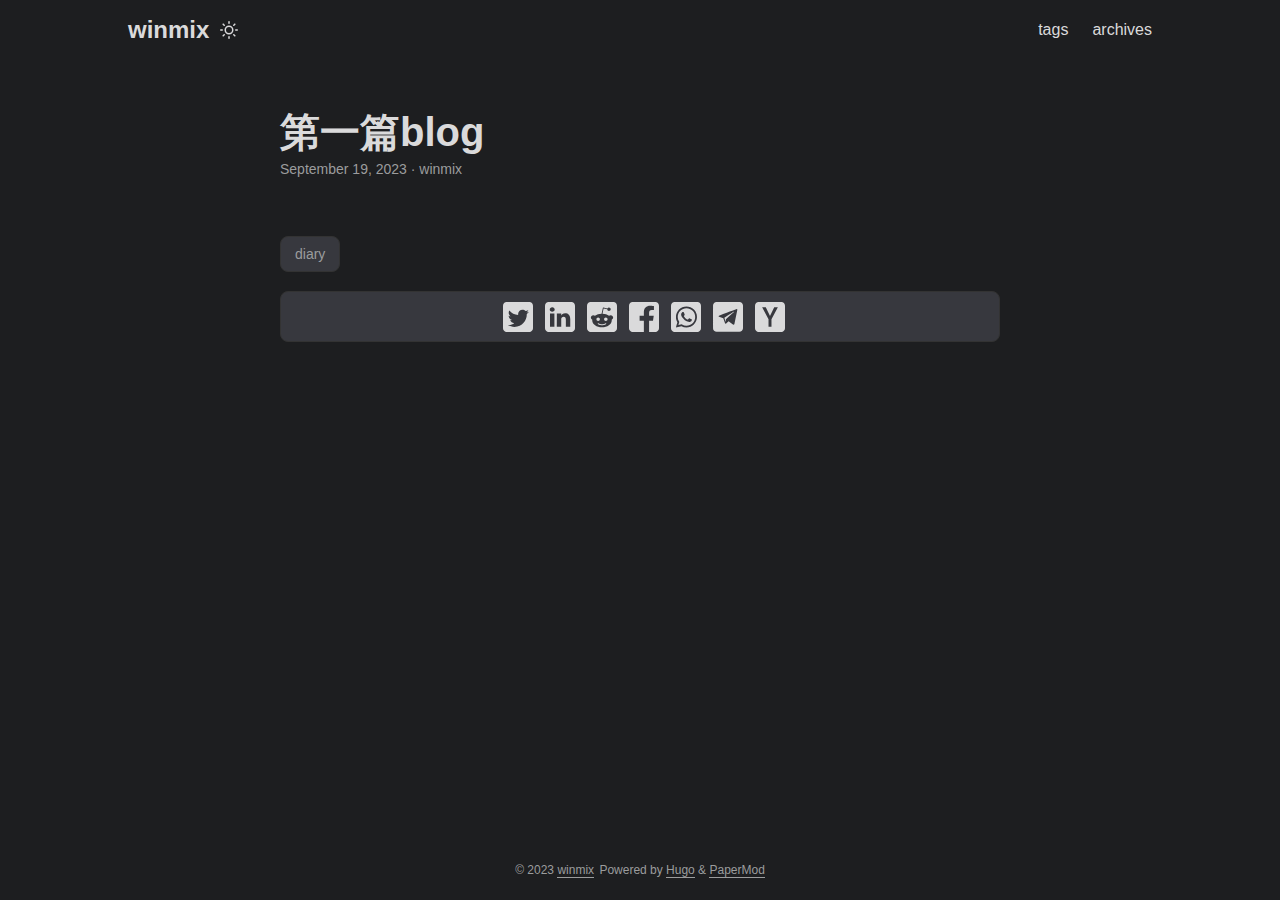
<file: posts/first/index.html>
<!DOCTYPE html>
<html lang="en" dir="auto">

<head><meta charset="utf-8">
<meta http-equiv="X-UA-Compatible" content="IE=edge">
<meta name="viewport" content="width=device-width, initial-scale=1, shrink-to-fit=no">
<meta name="robots" content="index, follow">
<title>第一篇blog | winmix</title>
<meta name="keywords" content="diary">
<meta name="description" content="第一篇blog - winmix">
<meta name="author" content="winmix">
<link rel="canonical" href="/posts/first/">
<link crossorigin="anonymous" href="/assets/css/stylesheet.5c25c975546c048d1a5600aadb48425ae1bc921a9a18fe67d6955c9535260811.css" integrity="sha256-XCXJdVRsBI0aVgCq20hCWuG8khqaGP5n1pVclTUmCBE=" rel="preload stylesheet" as="style">
<script defer crossorigin="anonymous" src="/assets/js/highlight.acb54fd32bbc1982428b8850317e45d076b95012730a5936667e6bc21777692a.js" integrity="sha256-rLVP0yu8GYJCi4hQMX5F0Ha5UBJzClk2Zn5rwhd3aSo="
    onload="hljs.initHighlightingOnLoad();"></script>
<link rel="icon" href="favicon.ico">
<link rel="icon" type="image/png" sizes="16x16" href="favicon-16x16.png">
<link rel="icon" type="image/png" sizes="32x32" href="favicon-32x32.png">
<link rel="apple-touch-icon" href="apple-touch-icon.png">
<link rel="mask-icon" href="safari-pinned-tab.svg">
<meta name="theme-color" content="#2e2e33">
<meta name="msapplication-TileColor" content="#2e2e33">
<noscript>
    <style>
        #theme-toggle,
        .top-link {
            display: none;
        }

    </style>
</noscript><meta property="og:title" content="第一篇blog" />
<meta property="og:description" content="" />
<meta property="og:type" content="article" />
<meta property="og:url" content="/posts/first/" /><meta property="article:section" content="posts" />
<meta property="article:published_time" content="2023-09-19T11:20:44+08:00" />
<meta property="article:modified_time" content="2023-09-19T11:20:44+08:00" />

<meta name="twitter:card" content="summary"/>
<meta name="twitter:title" content="第一篇blog"/>
<meta name="twitter:description" content=""/>


<script type="application/ld+json">
{
  "@context": "https://schema.org",
  "@type": "BreadcrumbList",
  "itemListElement": [, 
    {
      "@type": "ListItem",
      "position":  2 ,
      "name": "Posts",
      "item": "/posts/"
    }, 
    {
      "@type": "ListItem",
      "position":  3 ,
      "name": "第一篇blog",
      "item": "/posts/first/"
    }
  ]
}
</script>
<script type="application/ld+json">
{
  "@context": "https://schema.org",
  "@type": "BlogPosting",
  "headline": "第一篇blog",
  "name": "第一篇blog",
  "description": "",
  "keywords": [
    "diary"
  ],
  "articleBody": "",
  "wordCount" : "0",
  "inLanguage": "en",
  "datePublished": "2023-09-19T11:20:44+08:00",
  "dateModified": "2023-09-19T11:20:44+08:00",
  "author":{
    "@type": "Person",
    "name": "winmix"
  },
  "mainEntityOfPage": {
    "@type": "WebPage",
    "@id": "/posts/first/"
  },
  "publisher": {
    "@type": "Organization",
    "name": "winmix",
    "logo": {
      "@type": "ImageObject",
      "url": "favicon.ico"
    }
  }
}
</script>
</head>

<body class=" dark" id="top">
<script>
    if (localStorage.getItem("pref-theme") === "light") {
        document.body.classList.remove('dark')
    }

</script>

<header class="header">
    <nav class="nav">
        <div class="logo">
            <a href="" accesskey="h" title="winmix (Alt + H)">winmix</a>
            <div class="logo-switches">
                <button id="theme-toggle" accesskey="t" title="(Alt + T)">
                    <svg id="moon" xmlns="http://www.w3.org/2000/svg" width="24" height="18" viewBox="0 0 24 24"
                        fill="none" stroke="currentColor" stroke-width="2" stroke-linecap="round"
                        stroke-linejoin="round">
                        <path d="M21 12.79A9 9 0 1 1 11.21 3 7 7 0 0 0 21 12.79z"></path>
                    </svg>
                    <svg id="sun" xmlns="http://www.w3.org/2000/svg" width="24" height="18" viewBox="0 0 24 24"
                        fill="none" stroke="currentColor" stroke-width="2" stroke-linecap="round"
                        stroke-linejoin="round">
                        <circle cx="12" cy="12" r="5"></circle>
                        <line x1="12" y1="1" x2="12" y2="3"></line>
                        <line x1="12" y1="21" x2="12" y2="23"></line>
                        <line x1="4.22" y1="4.22" x2="5.64" y2="5.64"></line>
                        <line x1="18.36" y1="18.36" x2="19.78" y2="19.78"></line>
                        <line x1="1" y1="12" x2="3" y2="12"></line>
                        <line x1="21" y1="12" x2="23" y2="12"></line>
                        <line x1="4.22" y1="19.78" x2="5.64" y2="18.36"></line>
                        <line x1="18.36" y1="5.64" x2="19.78" y2="4.22"></line>
                    </svg>
                </button>
            </div>
        </div>
        <ul id="menu">
            <li>
                <a href="/tags/" title="tags">
                    <span>tags</span>
                </a>
            </li>
            <li>
                <a href="/archives/" title="archives">
                    <span>archives</span>
                </a>
            </li>
        </ul>
    </nav>
</header>
<main class="main">

<article class="post-single">
  <header class="post-header">
    
    <h1 class="post-title">
      第一篇blog
    </h1>
    <div class="post-meta"><span title='2023-09-19 11:20:44 +0800 CST'>September 19, 2023</span>&nbsp;·&nbsp;winmix

</div>
  </header> 


  <footer class="post-footer">
    <ul class="post-tags">
      <li><a href="/tags/diary/">diary</a></li>
    </ul>

<div class="share-buttons">
    <a target="_blank" rel="noopener noreferrer" aria-label="share 第一篇blog on twitter"
        href="https://twitter.com/intent/tweet/?text=%e7%ac%ac%e4%b8%80%e7%af%87blog&amp;url=%2fposts%2ffirst%2f&amp;hashtags=diary">
        <svg version="1.1" viewBox="0 0 512 512" xml:space="preserve" height="30px" width="30px" fill="currentColor">
            <path
                d="M449.446,0c34.525,0 62.554,28.03 62.554,62.554l0,386.892c0,34.524 -28.03,62.554 -62.554,62.554l-386.892,0c-34.524,0 -62.554,-28.03 -62.554,-62.554l0,-386.892c0,-34.524 28.029,-62.554 62.554,-62.554l386.892,0Zm-253.927,424.544c135.939,0 210.268,-112.643 210.268,-210.268c0,-3.218 0,-6.437 -0.153,-9.502c14.406,-10.421 26.973,-23.448 36.935,-38.314c-13.18,5.824 -27.433,9.809 -42.452,11.648c15.326,-9.196 26.973,-23.602 32.49,-40.92c-14.252,8.429 -30.038,14.56 -46.896,17.931c-13.487,-14.406 -32.644,-23.295 -53.946,-23.295c-40.767,0 -73.87,33.104 -73.87,73.87c0,5.824 0.613,11.494 1.992,16.858c-61.456,-3.065 -115.862,-32.49 -152.337,-77.241c-6.284,10.881 -9.962,23.601 -9.962,37.088c0,25.594 13.027,48.276 32.95,61.456c-12.107,-0.307 -23.448,-3.678 -33.41,-9.196l0,0.92c0,35.862 25.441,65.594 59.311,72.49c-6.13,1.686 -12.72,2.606 -19.464,2.606c-4.751,0 -9.348,-0.46 -13.946,-1.38c9.349,29.426 36.628,50.728 68.965,51.341c-25.287,19.771 -57.164,31.571 -91.8,31.571c-5.977,0 -11.801,-0.306 -17.625,-1.073c32.337,21.15 71.264,33.41 112.95,33.41Z" />
        </svg>
    </a>
    <a target="_blank" rel="noopener noreferrer" aria-label="share 第一篇blog on linkedin"
        href="https://www.linkedin.com/shareArticle?mini=true&amp;url=%2fposts%2ffirst%2f&amp;title=%e7%ac%ac%e4%b8%80%e7%af%87blog&amp;summary=%e7%ac%ac%e4%b8%80%e7%af%87blog&amp;source=%2fposts%2ffirst%2f">
        <svg version="1.1" viewBox="0 0 512 512" xml:space="preserve" height="30px" width="30px" fill="currentColor">
            <path
                d="M449.446,0c34.525,0 62.554,28.03 62.554,62.554l0,386.892c0,34.524 -28.03,62.554 -62.554,62.554l-386.892,0c-34.524,0 -62.554,-28.03 -62.554,-62.554l0,-386.892c0,-34.524 28.029,-62.554 62.554,-62.554l386.892,0Zm-288.985,423.278l0,-225.717l-75.04,0l0,225.717l75.04,0Zm270.539,0l0,-129.439c0,-69.333 -37.018,-101.586 -86.381,-101.586c-39.804,0 -57.634,21.891 -67.617,37.266l0,-31.958l-75.021,0c0.995,21.181 0,225.717 0,225.717l75.02,0l0,-126.056c0,-6.748 0.486,-13.492 2.474,-18.315c5.414,-13.475 17.767,-27.434 38.494,-27.434c27.135,0 38.007,20.707 38.007,51.037l0,120.768l75.024,0Zm-307.552,-334.556c-25.674,0 -42.448,16.879 -42.448,39.002c0,21.658 16.264,39.002 41.455,39.002l0.484,0c26.165,0 42.452,-17.344 42.452,-39.002c-0.485,-22.092 -16.241,-38.954 -41.943,-39.002Z" />
        </svg>
    </a>
    <a target="_blank" rel="noopener noreferrer" aria-label="share 第一篇blog on reddit"
        href="https://reddit.com/submit?url=%2fposts%2ffirst%2f&title=%e7%ac%ac%e4%b8%80%e7%af%87blog">
        <svg version="1.1" viewBox="0 0 512 512" xml:space="preserve" height="30px" width="30px" fill="currentColor">
            <path
                d="M449.446,0c34.525,0 62.554,28.03 62.554,62.554l0,386.892c0,34.524 -28.03,62.554 -62.554,62.554l-386.892,0c-34.524,0 -62.554,-28.03 -62.554,-62.554l0,-386.892c0,-34.524 28.029,-62.554 62.554,-62.554l386.892,0Zm-3.446,265.638c0,-22.964 -18.616,-41.58 -41.58,-41.58c-11.211,0 -21.361,4.457 -28.841,11.666c-28.424,-20.508 -67.586,-33.757 -111.204,-35.278l18.941,-89.121l61.884,13.157c0.756,15.734 13.642,28.29 29.56,28.29c16.407,0 29.706,-13.299 29.706,-29.701c0,-16.403 -13.299,-29.702 -29.706,-29.702c-11.666,0 -21.657,6.792 -26.515,16.578l-69.105,-14.69c-1.922,-0.418 -3.939,-0.042 -5.585,1.036c-1.658,1.073 -2.811,2.761 -3.224,4.686l-21.152,99.438c-44.258,1.228 -84.046,14.494 -112.837,35.232c-7.468,-7.164 -17.589,-11.591 -28.757,-11.591c-22.965,0 -41.585,18.616 -41.585,41.58c0,16.896 10.095,31.41 24.568,37.918c-0.639,4.135 -0.99,8.328 -0.99,12.576c0,63.977 74.469,115.836 166.33,115.836c91.861,0 166.334,-51.859 166.334,-115.836c0,-4.218 -0.347,-8.387 -0.977,-12.493c14.564,-6.47 24.735,-21.034 24.735,-38.001Zm-119.474,108.193c-20.27,20.241 -59.115,21.816 -70.534,21.816c-11.428,0 -50.277,-1.575 -70.522,-21.82c-3.007,-3.008 -3.007,-7.882 0,-10.889c3.003,-2.999 7.882,-3.003 10.885,0c12.777,12.781 40.11,17.317 59.637,17.317c19.522,0 46.86,-4.536 59.657,-17.321c3.016,-2.999 7.886,-2.995 10.885,0.008c3.008,3.011 3.003,7.882 -0.008,10.889Zm-5.23,-48.781c-16.373,0 -29.701,-13.324 -29.701,-29.698c0,-16.381 13.328,-29.714 29.701,-29.714c16.378,0 29.706,13.333 29.706,29.714c0,16.374 -13.328,29.698 -29.706,29.698Zm-160.386,-29.702c0,-16.381 13.328,-29.71 29.714,-29.71c16.369,0 29.689,13.329 29.689,29.71c0,16.373 -13.32,29.693 -29.689,29.693c-16.386,0 -29.714,-13.32 -29.714,-29.693Z" />
        </svg>
    </a>
    <a target="_blank" rel="noopener noreferrer" aria-label="share 第一篇blog on facebook"
        href="https://facebook.com/sharer/sharer.php?u=%2fposts%2ffirst%2f">
        <svg version="1.1" viewBox="0 0 512 512" xml:space="preserve" height="30px" width="30px" fill="currentColor">
            <path
                d="M449.446,0c34.525,0 62.554,28.03 62.554,62.554l0,386.892c0,34.524 -28.03,62.554 -62.554,62.554l-106.468,0l0,-192.915l66.6,0l12.672,-82.621l-79.272,0l0,-53.617c0,-22.603 11.073,-44.636 46.58,-44.636l36.042,0l0,-70.34c0,0 -32.71,-5.582 -63.982,-5.582c-65.288,0 -107.96,39.569 -107.96,111.204l0,62.971l-72.573,0l0,82.621l72.573,0l0,192.915l-191.104,0c-34.524,0 -62.554,-28.03 -62.554,-62.554l0,-386.892c0,-34.524 28.029,-62.554 62.554,-62.554l386.892,0Z" />
        </svg>
    </a>
    <a target="_blank" rel="noopener noreferrer" aria-label="share 第一篇blog on whatsapp"
        href="https://api.whatsapp.com/send?text=%e7%ac%ac%e4%b8%80%e7%af%87blog%20-%20%2fposts%2ffirst%2f">
        <svg version="1.1" viewBox="0 0 512 512" xml:space="preserve" height="30px" width="30px" fill="currentColor">
            <path
                d="M449.446,0c34.525,0 62.554,28.03 62.554,62.554l0,386.892c0,34.524 -28.03,62.554 -62.554,62.554l-386.892,0c-34.524,0 -62.554,-28.03 -62.554,-62.554l0,-386.892c0,-34.524 28.029,-62.554 62.554,-62.554l386.892,0Zm-58.673,127.703c-33.842,-33.881 -78.847,-52.548 -126.798,-52.568c-98.799,0 -179.21,80.405 -179.249,179.234c-0.013,31.593 8.241,62.428 23.927,89.612l-25.429,92.884l95.021,-24.925c26.181,14.28 55.659,21.807 85.658,21.816l0.074,0c98.789,0 179.206,-80.413 179.247,-179.243c0.018,-47.895 -18.61,-92.93 -52.451,-126.81Zm-126.797,275.782l-0.06,0c-26.734,-0.01 -52.954,-7.193 -75.828,-20.767l-5.441,-3.229l-56.386,14.792l15.05,-54.977l-3.542,-5.637c-14.913,-23.72 -22.791,-51.136 -22.779,-79.287c0.033,-82.142 66.867,-148.971 149.046,-148.971c39.793,0.014 77.199,15.531 105.329,43.692c28.128,28.16 43.609,65.592 43.594,105.4c-0.034,82.149 -66.866,148.983 -148.983,148.984Zm81.721,-111.581c-4.479,-2.242 -26.499,-13.075 -30.604,-14.571c-4.105,-1.495 -7.091,-2.241 -10.077,2.241c-2.986,4.483 -11.569,14.572 -14.182,17.562c-2.612,2.988 -5.225,3.364 -9.703,1.12c-4.479,-2.241 -18.91,-6.97 -36.017,-22.23c-13.314,-11.876 -22.304,-26.542 -24.916,-31.026c-2.612,-4.484 -0.279,-6.908 1.963,-9.14c2.016,-2.007 4.48,-5.232 6.719,-7.847c2.24,-2.615 2.986,-4.484 4.479,-7.472c1.493,-2.99 0.747,-5.604 -0.374,-7.846c-1.119,-2.241 -10.077,-24.288 -13.809,-33.256c-3.635,-8.733 -7.327,-7.55 -10.077,-7.688c-2.609,-0.13 -5.598,-0.158 -8.583,-0.158c-2.986,0 -7.839,1.121 -11.944,5.604c-4.105,4.484 -15.675,15.32 -15.675,37.364c0,22.046 16.048,43.342 18.287,46.332c2.24,2.99 31.582,48.227 76.511,67.627c10.685,4.615 19.028,7.371 25.533,9.434c10.728,3.41 20.492,2.929 28.209,1.775c8.605,-1.285 26.499,-10.833 30.231,-21.295c3.732,-10.464 3.732,-19.431 2.612,-21.298c-1.119,-1.869 -4.105,-2.99 -8.583,-5.232Z" />
        </svg>
    </a>
    <a target="_blank" rel="noopener noreferrer" aria-label="share 第一篇blog on telegram"
        href="https://telegram.me/share/url?text=%e7%ac%ac%e4%b8%80%e7%af%87blog&amp;url=%2fposts%2ffirst%2f">
        <svg version="1.1" xml:space="preserve" viewBox="2 2 28 28" height="30px" width="30px" fill="currentColor">
            <path
                d="M26.49,29.86H5.5a3.37,3.37,0,0,1-2.47-1,3.35,3.35,0,0,1-1-2.47V5.48A3.36,3.36,0,0,1,3,3,3.37,3.37,0,0,1,5.5,2h21A3.38,3.38,0,0,1,29,3a3.36,3.36,0,0,1,1,2.46V26.37a3.35,3.35,0,0,1-1,2.47A3.38,3.38,0,0,1,26.49,29.86Zm-5.38-6.71a.79.79,0,0,0,.85-.66L24.73,9.24a.55.55,0,0,0-.18-.46.62.62,0,0,0-.41-.17q-.08,0-16.53,6.11a.59.59,0,0,0-.41.59.57.57,0,0,0,.43.52l4,1.24,1.61,4.83a.62.62,0,0,0,.63.43.56.56,0,0,0,.4-.17L16.54,20l4.09,3A.9.9,0,0,0,21.11,23.15ZM13.8,20.71l-1.21-4q8.72-5.55,8.78-5.55c.15,0,.23,0,.23.16a.18.18,0,0,1,0,.06s-2.51,2.3-7.52,6.8Z" />
        </svg>
    </a>
    <a target="_blank" rel="noopener noreferrer" aria-label="share 第一篇blog on ycombinator"
        href="https://news.ycombinator.com/submitlink?t=%e7%ac%ac%e4%b8%80%e7%af%87blog&u=%2fposts%2ffirst%2f">
        <svg version="1.1" xml:space="preserve" width="30px" height="30px" viewBox="0 0 512 512" fill="currentColor"
            xmlns:inkscape="http://www.inkscape.org/namespaces/inkscape">
            <path
                d="M449.446 0C483.971 0 512 28.03 512 62.554L512 449.446C512 483.97 483.97 512 449.446 512L62.554 512C28.03 512 0 483.97 0 449.446L0 62.554C0 28.03 28.029 0 62.554 0L449.446 0ZM183.8767 87.9921H121.8427L230.6673 292.4508V424.0079H281.3328V292.4508L390.1575 87.9921H328.1233L256 238.2489z" />
        </svg>
    </a>
</div>

  </footer>
</article>
    </main>
    
<footer class="footer">
    <span>&copy; 2023 <a href="">winmix</a></span>
    <span>
        Powered by
        <a href="https://gohugo.io/" rel="noopener noreferrer" target="_blank">Hugo</a> &
        <a href="https://github.com/adityatelange/hugo-PaperMod/" rel="noopener" target="_blank">PaperMod</a>
    </span>
</footer>
<a href="#top" aria-label="go to top" title="Go to Top (Alt + G)" class="top-link" id="top-link" accesskey="g">
    <svg xmlns="http://www.w3.org/2000/svg" viewBox="0 0 12 6" fill="currentColor">
        <path d="M12 6H0l6-6z" />
    </svg>
</a><!DOCTYPE html>
<html lang="en">
<head>
  <meta charset="UTF-8">
  <meta name="viewport" content="width=device-width, initial-scale=1.0">
  <title>Document</title>
</head>
<body>
  
</body>
</html>


<script>
    let menu = document.getElementById('menu')
    if (menu) {
        menu.scrollLeft = localStorage.getItem("menu-scroll-position");
        menu.onscroll = function () {
            localStorage.setItem("menu-scroll-position", menu.scrollLeft);
        }
    }

    document.querySelectorAll('a[href^="#"]').forEach(anchor => {
        anchor.addEventListener("click", function (e) {
            e.preventDefault();
            var id = this.getAttribute("href").substr(1);
            if (!window.matchMedia('(prefers-reduced-motion: reduce)').matches) {
                document.querySelector(`[id='${decodeURIComponent(id)}']`).scrollIntoView({
                    behavior: "smooth"
                });
            } else {
                document.querySelector(`[id='${decodeURIComponent(id)}']`).scrollIntoView();
            }
            if (id === "top") {
                history.replaceState(null, null, " ");
            } else {
                history.pushState(null, null, `#${id}`);
            }
        });
    });

</script>
<script>
    var mybutton = document.getElementById("top-link");
    window.onscroll = function () {
        if (document.body.scrollTop > 800 || document.documentElement.scrollTop > 800) {
            mybutton.style.visibility = "visible";
            mybutton.style.opacity = "1";
        } else {
            mybutton.style.visibility = "hidden";
            mybutton.style.opacity = "0";
        }
    };

</script>
<script>
    document.getElementById("theme-toggle").addEventListener("click", () => {
        if (document.body.className.includes("dark")) {
            document.body.classList.remove('dark');
            localStorage.setItem("pref-theme", 'light');
        } else {
            document.body.classList.add('dark');
            localStorage.setItem("pref-theme", 'dark');
        }
    })

</script>
<script>
    document.querySelectorAll('pre > code').forEach((codeblock) => {
        const container = codeblock.parentNode.parentNode;

        const copybutton = document.createElement('button');
        copybutton.classList.add('copy-code');
        copybutton.innerHTML = 'copy';

        function copyingDone() {
            copybutton.innerHTML = 'copied!';
            setTimeout(() => {
                copybutton.innerHTML = 'copy';
            }, 2000);
        }

        copybutton.addEventListener('click', (cb) => {
            if ('clipboard' in navigator) {
                navigator.clipboard.writeText(codeblock.textContent);
                copyingDone();
                return;
            }

            const range = document.createRange();
            range.selectNodeContents(codeblock);
            const selection = window.getSelection();
            selection.removeAllRanges();
            selection.addRange(range);
            try {
                document.execCommand('copy');
                copyingDone();
            } catch (e) { };
            selection.removeRange(range);
        });

        if (container.classList.contains("highlight")) {
            container.appendChild(copybutton);
        } else if (container.parentNode.firstChild == container) {
            
        } else if (codeblock.parentNode.parentNode.parentNode.parentNode.parentNode.nodeName == "TABLE") {
            
            codeblock.parentNode.parentNode.parentNode.parentNode.parentNode.appendChild(copybutton);
        } else {
            
            codeblock.parentNode.appendChild(copybutton);
        }
    });
</script>
</body>

</html>
</file>
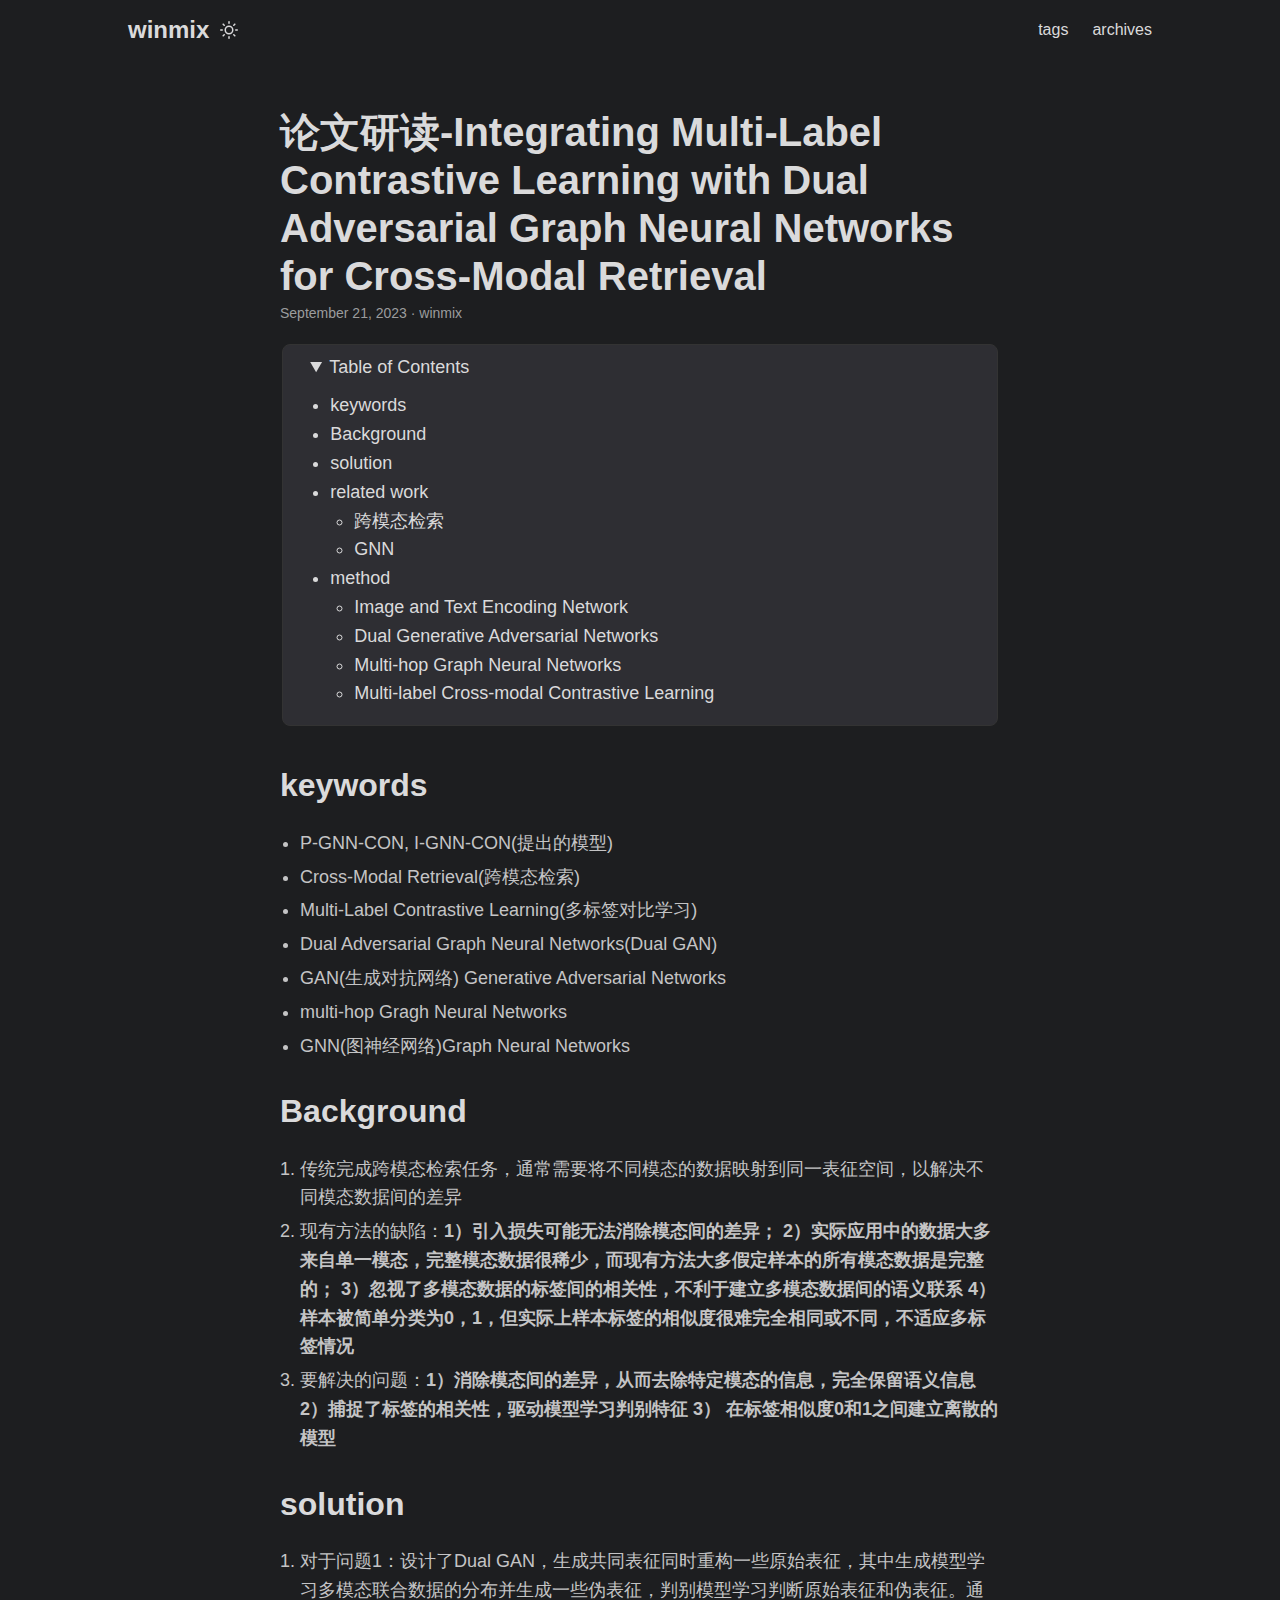
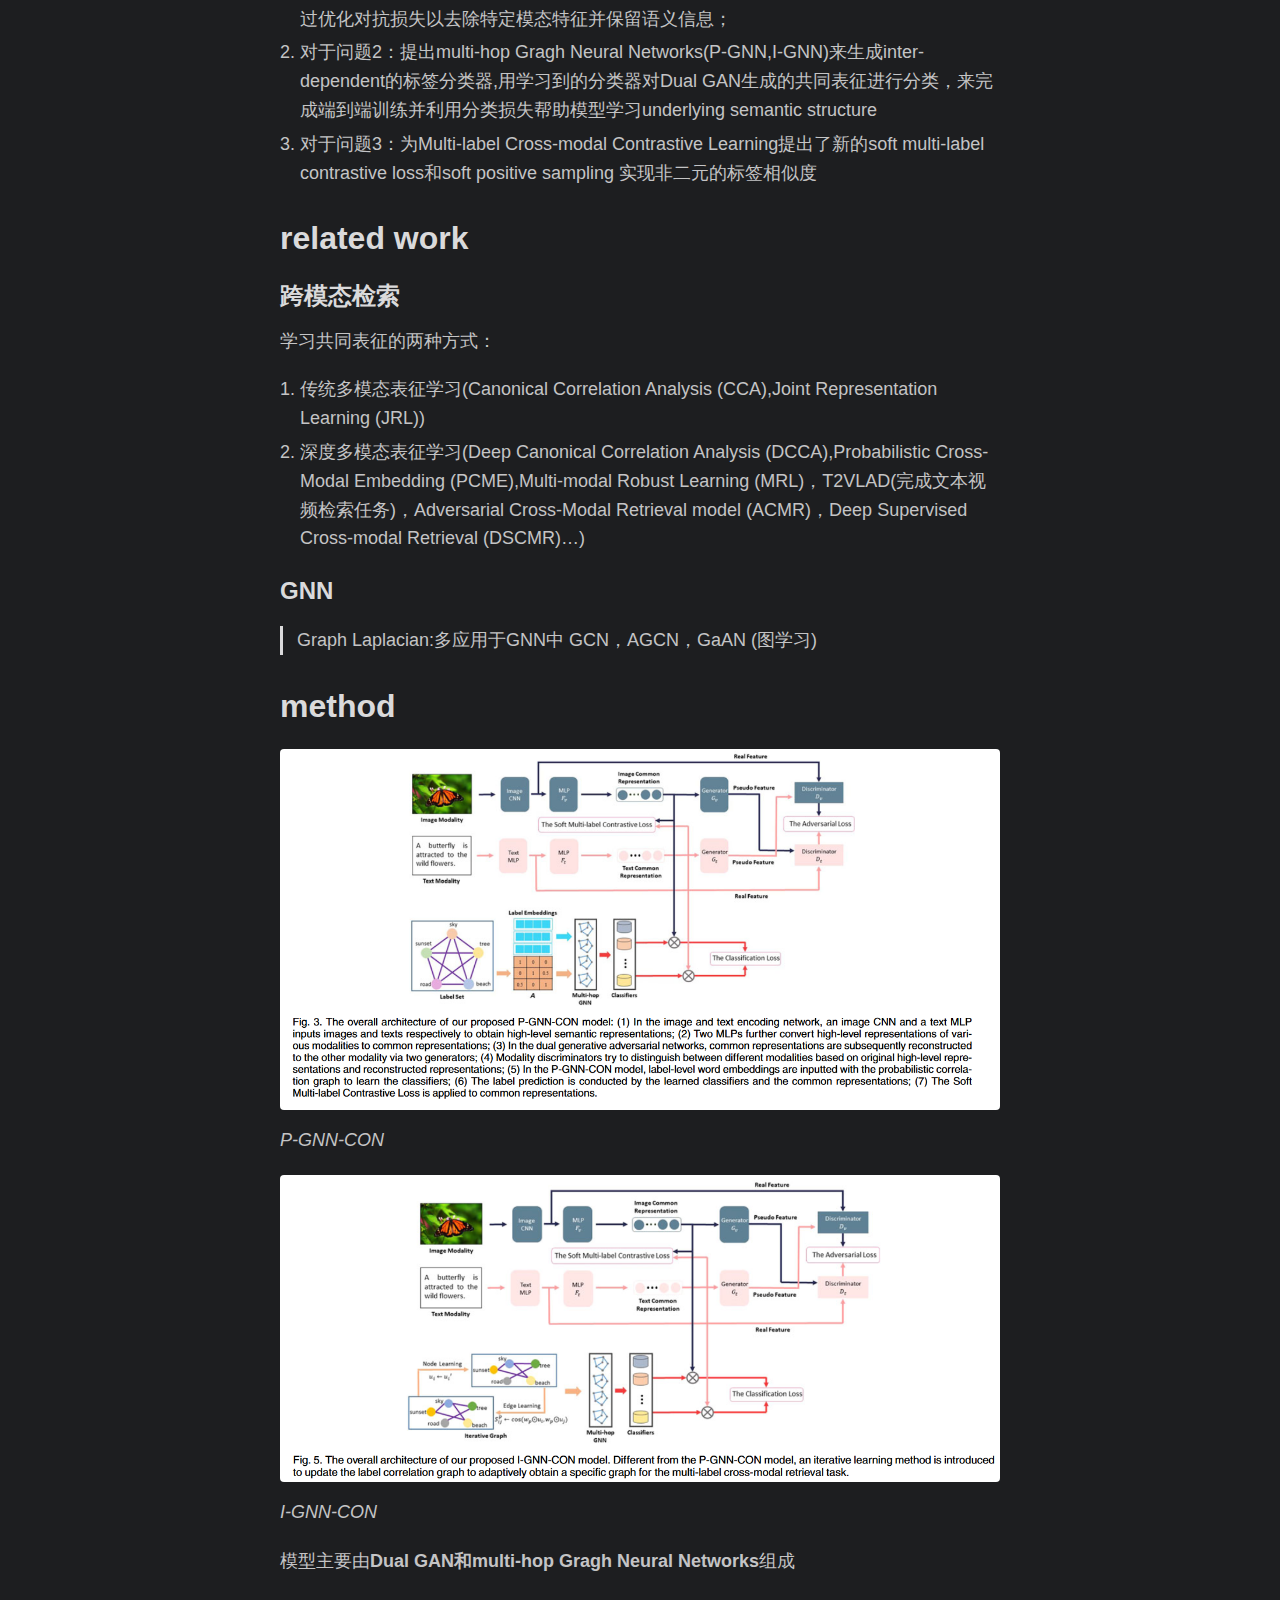
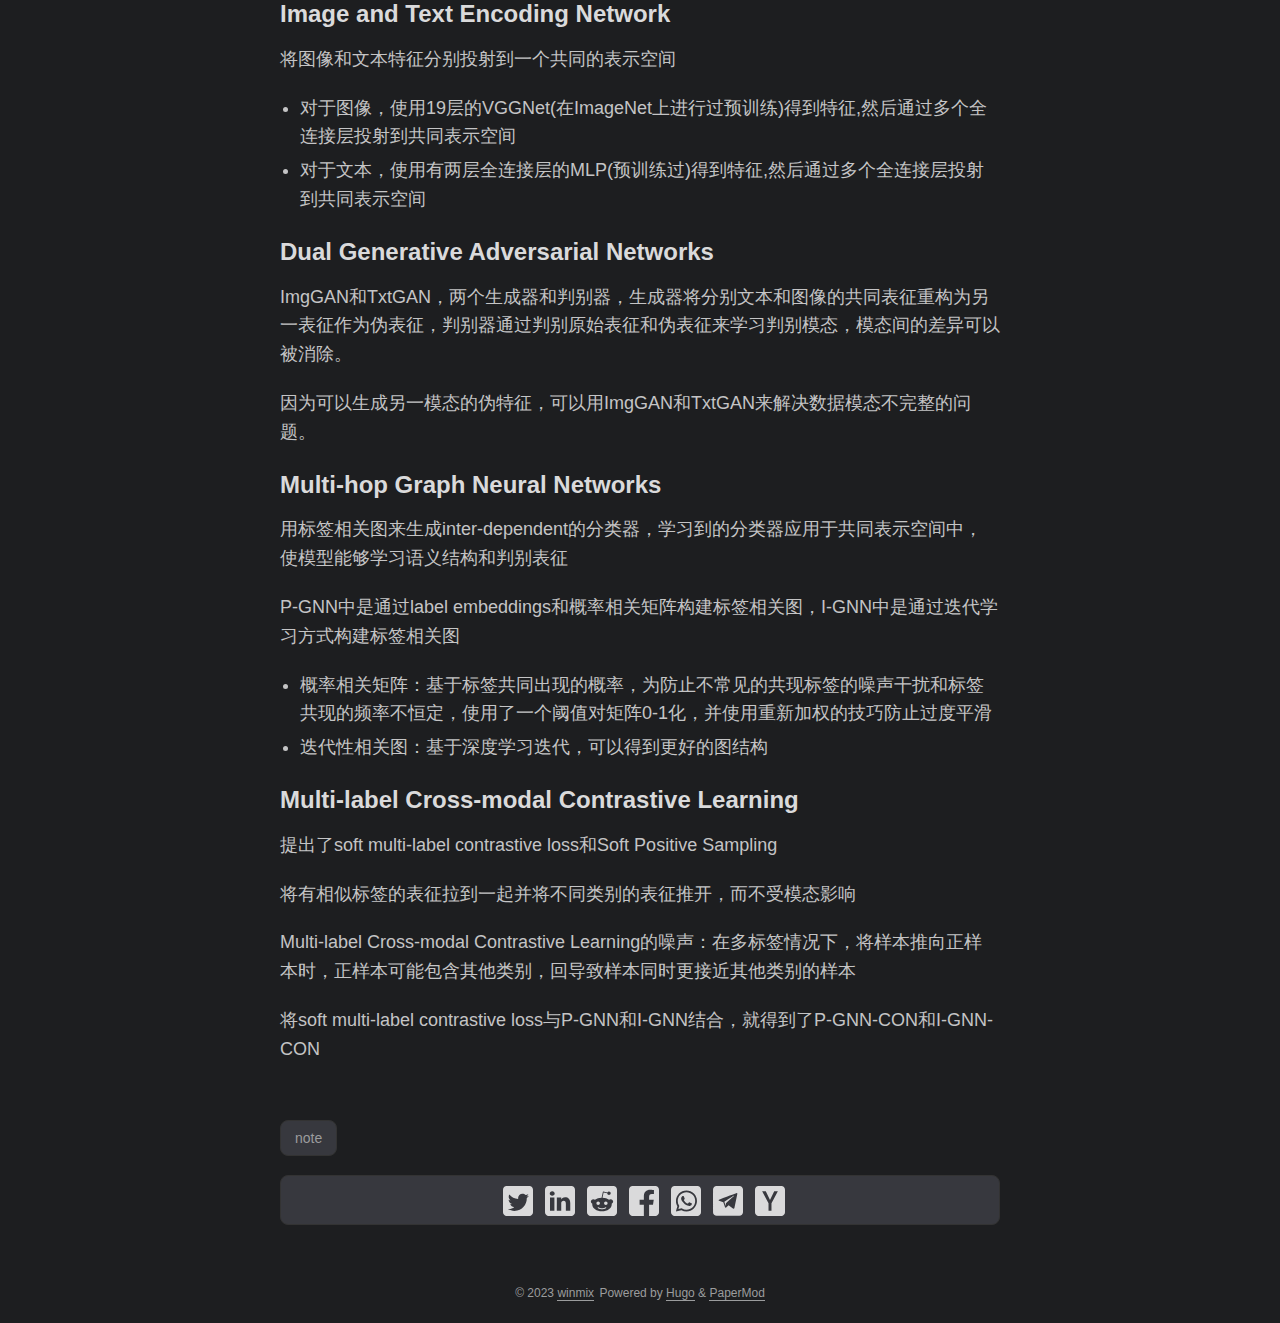
<file: posts/论文研读1/index.html>
<!DOCTYPE html>
<html lang="en" dir="auto">

<head><meta charset="utf-8">
<meta http-equiv="X-UA-Compatible" content="IE=edge">
<meta name="viewport" content="width=device-width, initial-scale=1, shrink-to-fit=no">
<meta name="robots" content="index, follow">
<title>论文研读-Integrating Multi-Label Contrastive Learning with Dual Adversarial Graph Neural Networks for Cross-Modal Retrieval | winmix</title>
<meta name="keywords" content="note">
<meta name="description" content="keywords P-GNN-CON, I-GNN-CON(提出的模型) Cross-Modal Retrieval(跨模态检索) Multi-Label Contrastive Learning(多标签对比学习) Dual Adversarial Graph Neural Networks(Dual GAN) GAN(生成对抗网络) Generative Adversarial Networks multi-hop Gragh Neural Networks GNN(图神经网络)Graph Neural Networks Background 传统完成跨模态检索任务，通常需要将不同模态的数据映射到同一表征空间，以解决不同模态数据间的差异
现有方法的缺陷：1）引入损失可能无法消除模态间的差异； 2）实际应用中的数据大多来自单一模态，完整模态数据很稀少，而现有方法大多假定样本的所有模态数据是完整的； 3）忽视了多模态数据的标签间的相关性，不利于建立多模态数据间的语义联系 4）样本被简单分类为0，1，但实际上样本标签的相似度很难完全相同或不同，不适应多标签情况
要解决的问题：1）消除模态间的差异，从而去除特定模态的信息，完全保留语义信息 2）捕捉了标签的相关性，驱动模型学习判别特征 3） 在标签相似度0和1之间建立离散的模型
solution 对于问题1：设计了Dual GAN，生成共同表征同时重构一些原始表征，其中生成模型学习多模态联合数据的分布并生成一些伪表征，判别模型学习判断原始表征和伪表征。通过优化对抗损失以去除特定模态特征并保留语义信息； 对于问题2：提出multi-hop Gragh Neural Networks(P-GNN,I-GNN)来生成inter-dependent的标签分类器,用学习到的分类器对Dual GAN生成的共同表征进行分类，来完成端到端训练并利用分类损失帮助模型学习underlying semantic structure 对于问题3：为Multi-label Cross-modal Contrastive Learning提出了新的soft multi-label contrastive loss和soft positive sampling 实现非二元的标签相似度 related work 跨模态检索 学习共同表征的两种方式：
传统多模态表征学习(Canonical Correlation Analysis (CCA),Joint Representation Learning (JRL)) 深度多模态表征学习(Deep Canonical Correlation Analysis (DCCA),Probabilistic Cross-Modal Embedding (PCME),Multi-modal Robust Learning (MRL)，T2VLAD(完成文本视频检索任务)，Adversarial Cross-Modal Retrieval model (ACMR)，Deep Supervised Cross-modal Retrieval (DSCMR)&hellip;) GNN Graph Laplacian:多应用于GNN中 GCN，AGCN，GaAN (图学习)">
<meta name="author" content="winmix">
<link rel="canonical" href="/posts/%E8%AE%BA%E6%96%87%E7%A0%94%E8%AF%BB1/">
<link crossorigin="anonymous" href="/assets/css/stylesheet.5c25c975546c048d1a5600aadb48425ae1bc921a9a18fe67d6955c9535260811.css" integrity="sha256-XCXJdVRsBI0aVgCq20hCWuG8khqaGP5n1pVclTUmCBE=" rel="preload stylesheet" as="style">
<script defer crossorigin="anonymous" src="/assets/js/highlight.acb54fd32bbc1982428b8850317e45d076b95012730a5936667e6bc21777692a.js" integrity="sha256-rLVP0yu8GYJCi4hQMX5F0Ha5UBJzClk2Zn5rwhd3aSo="
    onload="hljs.initHighlightingOnLoad();"></script>
<link rel="icon" href="favicon.ico">
<link rel="icon" type="image/png" sizes="16x16" href="favicon-16x16.png">
<link rel="icon" type="image/png" sizes="32x32" href="favicon-32x32.png">
<link rel="apple-touch-icon" href="apple-touch-icon.png">
<link rel="mask-icon" href="safari-pinned-tab.svg">
<meta name="theme-color" content="#2e2e33">
<meta name="msapplication-TileColor" content="#2e2e33">
<noscript>
    <style>
        #theme-toggle,
        .top-link {
            display: none;
        }

    </style>
</noscript><meta property="og:title" content="论文研读-Integrating Multi-Label Contrastive Learning with Dual Adversarial Graph Neural Networks for Cross-Modal Retrieval" />
<meta property="og:description" content="keywords P-GNN-CON, I-GNN-CON(提出的模型) Cross-Modal Retrieval(跨模态检索) Multi-Label Contrastive Learning(多标签对比学习) Dual Adversarial Graph Neural Networks(Dual GAN) GAN(生成对抗网络) Generative Adversarial Networks multi-hop Gragh Neural Networks GNN(图神经网络)Graph Neural Networks Background 传统完成跨模态检索任务，通常需要将不同模态的数据映射到同一表征空间，以解决不同模态数据间的差异
现有方法的缺陷：1）引入损失可能无法消除模态间的差异； 2）实际应用中的数据大多来自单一模态，完整模态数据很稀少，而现有方法大多假定样本的所有模态数据是完整的； 3）忽视了多模态数据的标签间的相关性，不利于建立多模态数据间的语义联系 4）样本被简单分类为0，1，但实际上样本标签的相似度很难完全相同或不同，不适应多标签情况
要解决的问题：1）消除模态间的差异，从而去除特定模态的信息，完全保留语义信息 2）捕捉了标签的相关性，驱动模型学习判别特征 3） 在标签相似度0和1之间建立离散的模型
solution 对于问题1：设计了Dual GAN，生成共同表征同时重构一些原始表征，其中生成模型学习多模态联合数据的分布并生成一些伪表征，判别模型学习判断原始表征和伪表征。通过优化对抗损失以去除特定模态特征并保留语义信息； 对于问题2：提出multi-hop Gragh Neural Networks(P-GNN,I-GNN)来生成inter-dependent的标签分类器,用学习到的分类器对Dual GAN生成的共同表征进行分类，来完成端到端训练并利用分类损失帮助模型学习underlying semantic structure 对于问题3：为Multi-label Cross-modal Contrastive Learning提出了新的soft multi-label contrastive loss和soft positive sampling 实现非二元的标签相似度 related work 跨模态检索 学习共同表征的两种方式：
传统多模态表征学习(Canonical Correlation Analysis (CCA),Joint Representation Learning (JRL)) 深度多模态表征学习(Deep Canonical Correlation Analysis (DCCA),Probabilistic Cross-Modal Embedding (PCME),Multi-modal Robust Learning (MRL)，T2VLAD(完成文本视频检索任务)，Adversarial Cross-Modal Retrieval model (ACMR)，Deep Supervised Cross-modal Retrieval (DSCMR)&hellip;) GNN Graph Laplacian:多应用于GNN中 GCN，AGCN，GaAN (图学习)" />
<meta property="og:type" content="article" />
<meta property="og:url" content="/posts/%E8%AE%BA%E6%96%87%E7%A0%94%E8%AF%BB1/" /><meta property="article:section" content="posts" />
<meta property="article:published_time" content="2023-09-21T16:24:43+08:00" />
<meta property="article:modified_time" content="2023-09-21T16:24:43+08:00" />

<meta name="twitter:card" content="summary"/>
<meta name="twitter:title" content="论文研读-Integrating Multi-Label Contrastive Learning with Dual Adversarial Graph Neural Networks for Cross-Modal Retrieval"/>
<meta name="twitter:description" content="keywords P-GNN-CON, I-GNN-CON(提出的模型) Cross-Modal Retrieval(跨模态检索) Multi-Label Contrastive Learning(多标签对比学习) Dual Adversarial Graph Neural Networks(Dual GAN) GAN(生成对抗网络) Generative Adversarial Networks multi-hop Gragh Neural Networks GNN(图神经网络)Graph Neural Networks Background 传统完成跨模态检索任务，通常需要将不同模态的数据映射到同一表征空间，以解决不同模态数据间的差异
现有方法的缺陷：1）引入损失可能无法消除模态间的差异； 2）实际应用中的数据大多来自单一模态，完整模态数据很稀少，而现有方法大多假定样本的所有模态数据是完整的； 3）忽视了多模态数据的标签间的相关性，不利于建立多模态数据间的语义联系 4）样本被简单分类为0，1，但实际上样本标签的相似度很难完全相同或不同，不适应多标签情况
要解决的问题：1）消除模态间的差异，从而去除特定模态的信息，完全保留语义信息 2）捕捉了标签的相关性，驱动模型学习判别特征 3） 在标签相似度0和1之间建立离散的模型
solution 对于问题1：设计了Dual GAN，生成共同表征同时重构一些原始表征，其中生成模型学习多模态联合数据的分布并生成一些伪表征，判别模型学习判断原始表征和伪表征。通过优化对抗损失以去除特定模态特征并保留语义信息； 对于问题2：提出multi-hop Gragh Neural Networks(P-GNN,I-GNN)来生成inter-dependent的标签分类器,用学习到的分类器对Dual GAN生成的共同表征进行分类，来完成端到端训练并利用分类损失帮助模型学习underlying semantic structure 对于问题3：为Multi-label Cross-modal Contrastive Learning提出了新的soft multi-label contrastive loss和soft positive sampling 实现非二元的标签相似度 related work 跨模态检索 学习共同表征的两种方式：
传统多模态表征学习(Canonical Correlation Analysis (CCA),Joint Representation Learning (JRL)) 深度多模态表征学习(Deep Canonical Correlation Analysis (DCCA),Probabilistic Cross-Modal Embedding (PCME),Multi-modal Robust Learning (MRL)，T2VLAD(完成文本视频检索任务)，Adversarial Cross-Modal Retrieval model (ACMR)，Deep Supervised Cross-modal Retrieval (DSCMR)&hellip;) GNN Graph Laplacian:多应用于GNN中 GCN，AGCN，GaAN (图学习)"/>


<script type="application/ld+json">
{
  "@context": "https://schema.org",
  "@type": "BreadcrumbList",
  "itemListElement": [, 
    {
      "@type": "ListItem",
      "position":  2 ,
      "name": "Posts",
      "item": "/posts/"
    }, 
    {
      "@type": "ListItem",
      "position":  3 ,
      "name": "论文研读-Integrating Multi-Label Contrastive Learning with Dual Adversarial Graph Neural Networks for Cross-Modal Retrieval",
      "item": "/posts/%E8%AE%BA%E6%96%87%E7%A0%94%E8%AF%BB1/"
    }
  ]
}
</script>
<script type="application/ld+json">
{
  "@context": "https://schema.org",
  "@type": "BlogPosting",
  "headline": "论文研读-Integrating Multi-Label Contrastive Learning with Dual Adversarial Graph Neural Networks for Cross-Modal Retrieval",
  "name": "论文研读-Integrating Multi-Label Contrastive Learning with Dual Adversarial Graph Neural Networks for Cross-Modal Retrieval",
  "description": "keywords P-GNN-CON, I-GNN-CON(提出的模型) Cross-Modal Retrieval(跨模态检索) Multi-Label Contrastive Learning(多标签对比学习) Dual Adversarial Graph Neural Networks(Dual GAN) GAN(生成对抗网络) Generative Adversarial Networks multi-hop Gragh Neural Networks GNN(图神经网络)Graph Neural Networks Background 传统完成跨模态检索任务，通常需要将不同模态的数据映射到同一表征空间，以解决不同模态数据间的差异\n现有方法的缺陷：1）引入损失可能无法消除模态间的差异； 2）实际应用中的数据大多来自单一模态，完整模态数据很稀少，而现有方法大多假定样本的所有模态数据是完整的； 3）忽视了多模态数据的标签间的相关性，不利于建立多模态数据间的语义联系 4）样本被简单分类为0，1，但实际上样本标签的相似度很难完全相同或不同，不适应多标签情况\n要解决的问题：1）消除模态间的差异，从而去除特定模态的信息，完全保留语义信息 2）捕捉了标签的相关性，驱动模型学习判别特征 3） 在标签相似度0和1之间建立离散的模型\nsolution 对于问题1：设计了Dual GAN，生成共同表征同时重构一些原始表征，其中生成模型学习多模态联合数据的分布并生成一些伪表征，判别模型学习判断原始表征和伪表征。通过优化对抗损失以去除特定模态特征并保留语义信息； 对于问题2：提出multi-hop Gragh Neural Networks(P-GNN,I-GNN)来生成inter-dependent的标签分类器,用学习到的分类器对Dual GAN生成的共同表征进行分类，来完成端到端训练并利用分类损失帮助模型学习underlying semantic structure 对于问题3：为Multi-label Cross-modal Contrastive Learning提出了新的soft multi-label contrastive loss和soft positive sampling 实现非二元的标签相似度 related work 跨模态检索 学习共同表征的两种方式：\n传统多模态表征学习(Canonical Correlation Analysis (CCA),Joint Representation Learning (JRL)) 深度多模态表征学习(Deep Canonical Correlation Analysis (DCCA),Probabilistic Cross-Modal Embedding (PCME),Multi-modal Robust Learning (MRL)，T2VLAD(完成文本视频检索任务)，Adversarial Cross-Modal Retrieval model (ACMR)，Deep Supervised Cross-modal Retrieval (DSCMR)\u0026hellip;) GNN Graph Laplacian:多应用于GNN中 GCN，AGCN，GaAN (图学习)",
  "keywords": [
    "note"
  ],
  "articleBody": "keywords P-GNN-CON, I-GNN-CON(提出的模型) Cross-Modal Retrieval(跨模态检索) Multi-Label Contrastive Learning(多标签对比学习) Dual Adversarial Graph Neural Networks(Dual GAN) GAN(生成对抗网络) Generative Adversarial Networks multi-hop Gragh Neural Networks GNN(图神经网络)Graph Neural Networks Background 传统完成跨模态检索任务，通常需要将不同模态的数据映射到同一表征空间，以解决不同模态数据间的差异\n现有方法的缺陷：1）引入损失可能无法消除模态间的差异； 2）实际应用中的数据大多来自单一模态，完整模态数据很稀少，而现有方法大多假定样本的所有模态数据是完整的； 3）忽视了多模态数据的标签间的相关性，不利于建立多模态数据间的语义联系 4）样本被简单分类为0，1，但实际上样本标签的相似度很难完全相同或不同，不适应多标签情况\n要解决的问题：1）消除模态间的差异，从而去除特定模态的信息，完全保留语义信息 2）捕捉了标签的相关性，驱动模型学习判别特征 3） 在标签相似度0和1之间建立离散的模型\nsolution 对于问题1：设计了Dual GAN，生成共同表征同时重构一些原始表征，其中生成模型学习多模态联合数据的分布并生成一些伪表征，判别模型学习判断原始表征和伪表征。通过优化对抗损失以去除特定模态特征并保留语义信息； 对于问题2：提出multi-hop Gragh Neural Networks(P-GNN,I-GNN)来生成inter-dependent的标签分类器,用学习到的分类器对Dual GAN生成的共同表征进行分类，来完成端到端训练并利用分类损失帮助模型学习underlying semantic structure 对于问题3：为Multi-label Cross-modal Contrastive Learning提出了新的soft multi-label contrastive loss和soft positive sampling 实现非二元的标签相似度 related work 跨模态检索 学习共同表征的两种方式：\n传统多模态表征学习(Canonical Correlation Analysis (CCA),Joint Representation Learning (JRL)) 深度多模态表征学习(Deep Canonical Correlation Analysis (DCCA),Probabilistic Cross-Modal Embedding (PCME),Multi-modal Robust Learning (MRL)，T2VLAD(完成文本视频检索任务)，Adversarial Cross-Modal Retrieval model (ACMR)，Deep Supervised Cross-modal Retrieval (DSCMR)…) GNN Graph Laplacian:多应用于GNN中 GCN，AGCN，GaAN (图学习)\nmethod P-GNN-CON\nI-GNN-CON\n模型主要由Dual GAN和multi-hop Gragh Neural Networks组成\nImage and Text Encoding Network 将图像和文本特征分别投射到一个共同的表示空间\n对于图像，使用19层的VGGNet(在ImageNet上进行过预训练)得到特征,然后通过多个全连接层投射到共同表示空间 对于文本，使用有两层全连接层的MLP(预训练过)得到特征,然后通过多个全连接层投射到共同表示空间 Dual Generative Adversarial Networks ImgGAN和TxtGAN，两个生成器和判别器，生成器将分别文本和图像的共同表征重构为另一表征作为伪表征，判别器通过判别原始表征和伪表征来学习判别模态，模态间的差异可以被消除。\n因为可以生成另一模态的伪特征，可以用ImgGAN和TxtGAN来解决数据模态不完整的问题。\nMulti-hop Graph Neural Networks 用标签相关图来生成inter-dependent的分类器，学习到的分类器应用于共同表示空间中，使模型能够学习语义结构和判别表征\nP-GNN中是通过label embeddings和概率相关矩阵构建标签相关图，I-GNN中是通过迭代学习方式构建标签相关图\n概率相关矩阵：基于标签共同出现的概率，为防止不常见的共现标签的噪声干扰和标签共现的频率不恒定，使用了一个阈值对矩阵0-1化，并使用重新加权的技巧防止过度平滑 迭代性相关图：基于深度学习迭代，可以得到更好的图结构 Multi-label Cross-modal Contrastive Learning 提出了soft multi-label contrastive loss和Soft Positive Sampling\n将有相似标签的表征拉到一起并将不同类别的表征推开，而不受模态影响\nMulti-label Cross-modal Contrastive Learning的噪声：在多标签情况下，将样本推向正样本时，正样本可能包含其他类别，回导致样本同时更接近其他类别的样本\n将soft multi-label contrastive loss与P-GNN和I-GNN结合，就得到了P-GNN-CON和I-GNN-CON\n",
  "wordCount" : "140",
  "inLanguage": "en",
  "datePublished": "2023-09-21T16:24:43+08:00",
  "dateModified": "2023-09-21T16:24:43+08:00",
  "author":{
    "@type": "Person",
    "name": "winmix"
  },
  "mainEntityOfPage": {
    "@type": "WebPage",
    "@id": "/posts/%E8%AE%BA%E6%96%87%E7%A0%94%E8%AF%BB1/"
  },
  "publisher": {
    "@type": "Organization",
    "name": "winmix",
    "logo": {
      "@type": "ImageObject",
      "url": "favicon.ico"
    }
  }
}
</script>
</head>

<body class=" dark" id="top">
<script>
    if (localStorage.getItem("pref-theme") === "light") {
        document.body.classList.remove('dark')
    }

</script>

<header class="header">
    <nav class="nav">
        <div class="logo">
            <a href="" accesskey="h" title="winmix (Alt + H)">winmix</a>
            <div class="logo-switches">
                <button id="theme-toggle" accesskey="t" title="(Alt + T)">
                    <svg id="moon" xmlns="http://www.w3.org/2000/svg" width="24" height="18" viewBox="0 0 24 24"
                        fill="none" stroke="currentColor" stroke-width="2" stroke-linecap="round"
                        stroke-linejoin="round">
                        <path d="M21 12.79A9 9 0 1 1 11.21 3 7 7 0 0 0 21 12.79z"></path>
                    </svg>
                    <svg id="sun" xmlns="http://www.w3.org/2000/svg" width="24" height="18" viewBox="0 0 24 24"
                        fill="none" stroke="currentColor" stroke-width="2" stroke-linecap="round"
                        stroke-linejoin="round">
                        <circle cx="12" cy="12" r="5"></circle>
                        <line x1="12" y1="1" x2="12" y2="3"></line>
                        <line x1="12" y1="21" x2="12" y2="23"></line>
                        <line x1="4.22" y1="4.22" x2="5.64" y2="5.64"></line>
                        <line x1="18.36" y1="18.36" x2="19.78" y2="19.78"></line>
                        <line x1="1" y1="12" x2="3" y2="12"></line>
                        <line x1="21" y1="12" x2="23" y2="12"></line>
                        <line x1="4.22" y1="19.78" x2="5.64" y2="18.36"></line>
                        <line x1="18.36" y1="5.64" x2="19.78" y2="4.22"></line>
                    </svg>
                </button>
            </div>
        </div>
        <ul id="menu">
            <li>
                <a href="/tags/" title="tags">
                    <span>tags</span>
                </a>
            </li>
            <li>
                <a href="/archives/" title="archives">
                    <span>archives</span>
                </a>
            </li>
        </ul>
    </nav>
</header>
<main class="main">

<article class="post-single">
  <header class="post-header">
    
    <h1 class="post-title">
      论文研读-Integrating Multi-Label Contrastive Learning with Dual Adversarial Graph Neural Networks for Cross-Modal Retrieval
    </h1>
    <div class="post-meta"><span title='2023-09-21 16:24:43 +0800 CST'>September 21, 2023</span>&nbsp;·&nbsp;winmix

</div>
  </header> <div class="toc">
    <details  open>
        <summary accesskey="c" title="(Alt + C)">
            <span class="details">Table of Contents</span>
        </summary>

        <div class="inner"><ul>
                <li>
                    <a href="#keywords" aria-label="keywords">keywords</a></li>
                <li>
                    <a href="#background" aria-label="Background">Background</a></li>
                <li>
                    <a href="#solution" aria-label="solution">solution</a></li>
                <li>
                    <a href="#related-work" aria-label="related work">related work</a><ul>
                        
                <li>
                    <a href="#%e8%b7%a8%e6%a8%a1%e6%80%81%e6%a3%80%e7%b4%a2" aria-label="跨模态检索">跨模态检索</a></li>
                <li>
                    <a href="#gnn" aria-label="GNN">GNN</a></li></ul>
                </li>
                <li>
                    <a href="#method" aria-label="method">method</a><ul>
                        
                <li>
                    <a href="#image-and-text-encoding-network" aria-label="Image and Text Encoding Network">Image and Text Encoding Network</a></li>
                <li>
                    <a href="#dual-generative-adversarial-networks" aria-label="Dual Generative Adversarial Networks">Dual Generative Adversarial Networks</a></li>
                <li>
                    <a href="#multi-hop-graph-neural-networks" aria-label="Multi-hop Graph Neural Networks">Multi-hop Graph Neural Networks</a></li>
                <li>
                    <a href="#multi-label-cross-modal-contrastive-learning" aria-label="Multi-label Cross-modal Contrastive Learning">Multi-label Cross-modal Contrastive Learning</a>
                </li>
            </ul>
            </li>
            </ul>
        </div>
    </details>
</div>

  <div class="post-content"><h2 id="keywords">keywords<a hidden class="anchor" aria-hidden="true" href="#keywords">#</a></h2>
<ul>
<li>P-GNN-CON, I-GNN-CON(提出的模型)</li>
<li>Cross-Modal Retrieval(跨模态检索)</li>
<li>Multi-Label Contrastive Learning(多标签对比学习)</li>
<li>Dual Adversarial Graph Neural Networks(Dual GAN)</li>
<li>GAN(生成对抗网络) Generative Adversarial Networks</li>
<li>multi-hop Gragh Neural Networks</li>
<li>GNN(图神经网络)Graph Neural Networks</li>
</ul>
<h2 id="background">Background<a hidden class="anchor" aria-hidden="true" href="#background">#</a></h2>
<ol>
<li>
<p>传统完成跨模态检索任务，通常需要将不同模态的数据映射到同一表征空间，以解决不同模态数据间的差异</p>
</li>
<li>
<p>现有方法的缺陷：<strong>1）引入损失可能无法消除模态间的差异； 2）实际应用中的数据大多来自单一模态，完整模态数据很稀少，而现有方法大多假定样本的所有模态数据是完整的； 3）忽视了多模态数据的标签间的相关性，不利于建立多模态数据间的语义联系 4）样本被简单分类为0，1，但实际上样本标签的相似度很难完全相同或不同，不适应多标签情况</strong></p>
</li>
<li>
<p>要解决的问题：<strong>1）消除模态间的差异，从而去除特定模态的信息，完全保留语义信息 2）捕捉了标签的相关性，驱动模型学习判别特征 3） 在标签相似度0和1之间建立离散的模型</strong></p>
</li>
</ol>
<h2 id="solution">solution<a hidden class="anchor" aria-hidden="true" href="#solution">#</a></h2>
<ol>
<li>对于问题1：设计了Dual GAN，生成共同表征同时重构一些原始表征，其中生成模型学习多模态联合数据的分布并生成一些伪表征，判别模型学习判断原始表征和伪表征。通过优化对抗损失以去除特定模态特征并保留语义信息；</li>
<li>对于问题2：提出multi-hop Gragh Neural Networks(P-GNN,I-GNN)来生成inter-dependent的标签分类器,用学习到的分类器对Dual GAN生成的共同表征进行分类，来完成端到端训练并利用分类损失帮助模型学习underlying semantic structure</li>
<li>对于问题3：为Multi-label Cross-modal Contrastive Learning提出了新的soft multi-label contrastive loss和soft positive sampling 实现非二元的标签相似度</li>
</ol>
<h2 id="related-work">related work<a hidden class="anchor" aria-hidden="true" href="#related-work">#</a></h2>
<h3 id="跨模态检索">跨模态检索<a hidden class="anchor" aria-hidden="true" href="#跨模态检索">#</a></h3>
<p>学习共同表征的两种方式：</p>
<ol>
<li>传统多模态表征学习(Canonical Correlation Analysis (CCA),Joint Representation Learning (JRL))</li>
<li>深度多模态表征学习(Deep Canonical Correlation Analysis (DCCA),Probabilistic Cross-Modal Embedding (PCME),Multi-modal Robust Learning (MRL)，T2VLAD(完成文本视频检索任务)，Adversarial Cross-Modal Retrieval model (ACMR)，Deep Supervised Cross-modal Retrieval (DSCMR)&hellip;)</li>
</ol>
<h3 id="gnn">GNN<a hidden class="anchor" aria-hidden="true" href="#gnn">#</a></h3>
<blockquote>
<p>Graph Laplacian:多应用于GNN中
GCN，AGCN，GaAN (图学习)</p>
</blockquote>
<h2 id="method">method<a hidden class="anchor" aria-hidden="true" href="#method">#</a></h2>
<p><img loading="lazy" src="/img/P-GNN-CON.png" alt=""  />

<em>P-GNN-CON</em></p>
<p><img loading="lazy" src="/img/I-GNN-CON.png" alt=""  />

<em>I-GNN-CON</em></p>
<p>模型主要由<strong>Dual GAN和multi-hop Gragh Neural Networks</strong>组成</p>
<h3 id="image-and-text-encoding-network">Image and Text Encoding Network<a hidden class="anchor" aria-hidden="true" href="#image-and-text-encoding-network">#</a></h3>
<p>将图像和文本特征分别投射到一个共同的表示空间</p>
<ul>
<li>对于图像，使用19层的VGGNet(在ImageNet上进行过预训练)得到特征,然后通过多个全连接层投射到共同表示空间</li>
<li>对于文本，使用有两层全连接层的MLP(预训练过)得到特征,然后通过多个全连接层投射到共同表示空间</li>
</ul>
<h3 id="dual-generative-adversarial-networks">Dual Generative Adversarial Networks<a hidden class="anchor" aria-hidden="true" href="#dual-generative-adversarial-networks">#</a></h3>
<p>ImgGAN和TxtGAN，两个生成器和判别器，生成器将分别文本和图像的共同表征重构为另一表征作为伪表征，判别器通过判别原始表征和伪表征来学习判别模态，模态间的差异可以被消除。</p>
<p>因为可以生成另一模态的伪特征，可以用ImgGAN和TxtGAN来解决数据模态不完整的问题。</p>
<h3 id="multi-hop-graph-neural-networks">Multi-hop Graph Neural Networks<a hidden class="anchor" aria-hidden="true" href="#multi-hop-graph-neural-networks">#</a></h3>
<p>用标签相关图来生成inter-dependent的分类器，学习到的分类器应用于共同表示空间中，使模型能够学习语义结构和判别表征</p>
<p>P-GNN中是通过label embeddings和概率相关矩阵构建标签相关图，I-GNN中是通过迭代学习方式构建标签相关图</p>
<ul>
<li>概率相关矩阵：基于标签共同出现的概率，为防止不常见的共现标签的噪声干扰和标签共现的频率不恒定，使用了一个阈值对矩阵0-1化，并使用重新加权的技巧防止过度平滑</li>
<li>迭代性相关图：基于深度学习迭代，可以得到更好的图结构</li>
</ul>
<h3 id="multi-label-cross-modal-contrastive-learning">Multi-label Cross-modal Contrastive Learning<a hidden class="anchor" aria-hidden="true" href="#multi-label-cross-modal-contrastive-learning">#</a></h3>
<p>提出了soft multi-label contrastive loss和Soft Positive Sampling</p>
<p>将有相似标签的表征拉到一起并将不同类别的表征推开，而不受模态影响</p>
<p>Multi-label Cross-modal Contrastive Learning的噪声：在多标签情况下，将样本推向正样本时，正样本可能包含其他类别，回导致样本同时更接近其他类别的样本</p>
<p>将soft multi-label contrastive loss与P-GNN和I-GNN结合，就得到了P-GNN-CON和I-GNN-CON</p>
<!-- raw HTML omitted -->
<!-- raw HTML omitted -->


  </div>

  <footer class="post-footer">
    <ul class="post-tags">
      <li><a href="/tags/note/">note</a></li>
    </ul>

<div class="share-buttons">
    <a target="_blank" rel="noopener noreferrer" aria-label="share 论文研读-Integrating Multi-Label Contrastive Learning with Dual Adversarial Graph Neural Networks for Cross-Modal Retrieval on twitter"
        href="https://twitter.com/intent/tweet/?text=%e8%ae%ba%e6%96%87%e7%a0%94%e8%af%bb-Integrating%20Multi-Label%20Contrastive%20Learning%20with%20Dual%20Adversarial%20Graph%20Neural%20Networks%20for%20Cross-Modal%20Retrieval&amp;url=%2fposts%2f%25E8%25AE%25BA%25E6%2596%2587%25E7%25A0%2594%25E8%25AF%25BB1%2f&amp;hashtags=note">
        <svg version="1.1" viewBox="0 0 512 512" xml:space="preserve" height="30px" width="30px" fill="currentColor">
            <path
                d="M449.446,0c34.525,0 62.554,28.03 62.554,62.554l0,386.892c0,34.524 -28.03,62.554 -62.554,62.554l-386.892,0c-34.524,0 -62.554,-28.03 -62.554,-62.554l0,-386.892c0,-34.524 28.029,-62.554 62.554,-62.554l386.892,0Zm-253.927,424.544c135.939,0 210.268,-112.643 210.268,-210.268c0,-3.218 0,-6.437 -0.153,-9.502c14.406,-10.421 26.973,-23.448 36.935,-38.314c-13.18,5.824 -27.433,9.809 -42.452,11.648c15.326,-9.196 26.973,-23.602 32.49,-40.92c-14.252,8.429 -30.038,14.56 -46.896,17.931c-13.487,-14.406 -32.644,-23.295 -53.946,-23.295c-40.767,0 -73.87,33.104 -73.87,73.87c0,5.824 0.613,11.494 1.992,16.858c-61.456,-3.065 -115.862,-32.49 -152.337,-77.241c-6.284,10.881 -9.962,23.601 -9.962,37.088c0,25.594 13.027,48.276 32.95,61.456c-12.107,-0.307 -23.448,-3.678 -33.41,-9.196l0,0.92c0,35.862 25.441,65.594 59.311,72.49c-6.13,1.686 -12.72,2.606 -19.464,2.606c-4.751,0 -9.348,-0.46 -13.946,-1.38c9.349,29.426 36.628,50.728 68.965,51.341c-25.287,19.771 -57.164,31.571 -91.8,31.571c-5.977,0 -11.801,-0.306 -17.625,-1.073c32.337,21.15 71.264,33.41 112.95,33.41Z" />
        </svg>
    </a>
    <a target="_blank" rel="noopener noreferrer" aria-label="share 论文研读-Integrating Multi-Label Contrastive Learning with Dual Adversarial Graph Neural Networks for Cross-Modal Retrieval on linkedin"
        href="https://www.linkedin.com/shareArticle?mini=true&amp;url=%2fposts%2f%25E8%25AE%25BA%25E6%2596%2587%25E7%25A0%2594%25E8%25AF%25BB1%2f&amp;title=%e8%ae%ba%e6%96%87%e7%a0%94%e8%af%bb-Integrating%20Multi-Label%20Contrastive%20Learning%20with%20Dual%20Adversarial%20Graph%20Neural%20Networks%20for%20Cross-Modal%20Retrieval&amp;summary=%e8%ae%ba%e6%96%87%e7%a0%94%e8%af%bb-Integrating%20Multi-Label%20Contrastive%20Learning%20with%20Dual%20Adversarial%20Graph%20Neural%20Networks%20for%20Cross-Modal%20Retrieval&amp;source=%2fposts%2f%25E8%25AE%25BA%25E6%2596%2587%25E7%25A0%2594%25E8%25AF%25BB1%2f">
        <svg version="1.1" viewBox="0 0 512 512" xml:space="preserve" height="30px" width="30px" fill="currentColor">
            <path
                d="M449.446,0c34.525,0 62.554,28.03 62.554,62.554l0,386.892c0,34.524 -28.03,62.554 -62.554,62.554l-386.892,0c-34.524,0 -62.554,-28.03 -62.554,-62.554l0,-386.892c0,-34.524 28.029,-62.554 62.554,-62.554l386.892,0Zm-288.985,423.278l0,-225.717l-75.04,0l0,225.717l75.04,0Zm270.539,0l0,-129.439c0,-69.333 -37.018,-101.586 -86.381,-101.586c-39.804,0 -57.634,21.891 -67.617,37.266l0,-31.958l-75.021,0c0.995,21.181 0,225.717 0,225.717l75.02,0l0,-126.056c0,-6.748 0.486,-13.492 2.474,-18.315c5.414,-13.475 17.767,-27.434 38.494,-27.434c27.135,0 38.007,20.707 38.007,51.037l0,120.768l75.024,0Zm-307.552,-334.556c-25.674,0 -42.448,16.879 -42.448,39.002c0,21.658 16.264,39.002 41.455,39.002l0.484,0c26.165,0 42.452,-17.344 42.452,-39.002c-0.485,-22.092 -16.241,-38.954 -41.943,-39.002Z" />
        </svg>
    </a>
    <a target="_blank" rel="noopener noreferrer" aria-label="share 论文研读-Integrating Multi-Label Contrastive Learning with Dual Adversarial Graph Neural Networks for Cross-Modal Retrieval on reddit"
        href="https://reddit.com/submit?url=%2fposts%2f%25E8%25AE%25BA%25E6%2596%2587%25E7%25A0%2594%25E8%25AF%25BB1%2f&title=%e8%ae%ba%e6%96%87%e7%a0%94%e8%af%bb-Integrating%20Multi-Label%20Contrastive%20Learning%20with%20Dual%20Adversarial%20Graph%20Neural%20Networks%20for%20Cross-Modal%20Retrieval">
        <svg version="1.1" viewBox="0 0 512 512" xml:space="preserve" height="30px" width="30px" fill="currentColor">
            <path
                d="M449.446,0c34.525,0 62.554,28.03 62.554,62.554l0,386.892c0,34.524 -28.03,62.554 -62.554,62.554l-386.892,0c-34.524,0 -62.554,-28.03 -62.554,-62.554l0,-386.892c0,-34.524 28.029,-62.554 62.554,-62.554l386.892,0Zm-3.446,265.638c0,-22.964 -18.616,-41.58 -41.58,-41.58c-11.211,0 -21.361,4.457 -28.841,11.666c-28.424,-20.508 -67.586,-33.757 -111.204,-35.278l18.941,-89.121l61.884,13.157c0.756,15.734 13.642,28.29 29.56,28.29c16.407,0 29.706,-13.299 29.706,-29.701c0,-16.403 -13.299,-29.702 -29.706,-29.702c-11.666,0 -21.657,6.792 -26.515,16.578l-69.105,-14.69c-1.922,-0.418 -3.939,-0.042 -5.585,1.036c-1.658,1.073 -2.811,2.761 -3.224,4.686l-21.152,99.438c-44.258,1.228 -84.046,14.494 -112.837,35.232c-7.468,-7.164 -17.589,-11.591 -28.757,-11.591c-22.965,0 -41.585,18.616 -41.585,41.58c0,16.896 10.095,31.41 24.568,37.918c-0.639,4.135 -0.99,8.328 -0.99,12.576c0,63.977 74.469,115.836 166.33,115.836c91.861,0 166.334,-51.859 166.334,-115.836c0,-4.218 -0.347,-8.387 -0.977,-12.493c14.564,-6.47 24.735,-21.034 24.735,-38.001Zm-119.474,108.193c-20.27,20.241 -59.115,21.816 -70.534,21.816c-11.428,0 -50.277,-1.575 -70.522,-21.82c-3.007,-3.008 -3.007,-7.882 0,-10.889c3.003,-2.999 7.882,-3.003 10.885,0c12.777,12.781 40.11,17.317 59.637,17.317c19.522,0 46.86,-4.536 59.657,-17.321c3.016,-2.999 7.886,-2.995 10.885,0.008c3.008,3.011 3.003,7.882 -0.008,10.889Zm-5.23,-48.781c-16.373,0 -29.701,-13.324 -29.701,-29.698c0,-16.381 13.328,-29.714 29.701,-29.714c16.378,0 29.706,13.333 29.706,29.714c0,16.374 -13.328,29.698 -29.706,29.698Zm-160.386,-29.702c0,-16.381 13.328,-29.71 29.714,-29.71c16.369,0 29.689,13.329 29.689,29.71c0,16.373 -13.32,29.693 -29.689,29.693c-16.386,0 -29.714,-13.32 -29.714,-29.693Z" />
        </svg>
    </a>
    <a target="_blank" rel="noopener noreferrer" aria-label="share 论文研读-Integrating Multi-Label Contrastive Learning with Dual Adversarial Graph Neural Networks for Cross-Modal Retrieval on facebook"
        href="https://facebook.com/sharer/sharer.php?u=%2fposts%2f%25E8%25AE%25BA%25E6%2596%2587%25E7%25A0%2594%25E8%25AF%25BB1%2f">
        <svg version="1.1" viewBox="0 0 512 512" xml:space="preserve" height="30px" width="30px" fill="currentColor">
            <path
                d="M449.446,0c34.525,0 62.554,28.03 62.554,62.554l0,386.892c0,34.524 -28.03,62.554 -62.554,62.554l-106.468,0l0,-192.915l66.6,0l12.672,-82.621l-79.272,0l0,-53.617c0,-22.603 11.073,-44.636 46.58,-44.636l36.042,0l0,-70.34c0,0 -32.71,-5.582 -63.982,-5.582c-65.288,0 -107.96,39.569 -107.96,111.204l0,62.971l-72.573,0l0,82.621l72.573,0l0,192.915l-191.104,0c-34.524,0 -62.554,-28.03 -62.554,-62.554l0,-386.892c0,-34.524 28.029,-62.554 62.554,-62.554l386.892,0Z" />
        </svg>
    </a>
    <a target="_blank" rel="noopener noreferrer" aria-label="share 论文研读-Integrating Multi-Label Contrastive Learning with Dual Adversarial Graph Neural Networks for Cross-Modal Retrieval on whatsapp"
        href="https://api.whatsapp.com/send?text=%e8%ae%ba%e6%96%87%e7%a0%94%e8%af%bb-Integrating%20Multi-Label%20Contrastive%20Learning%20with%20Dual%20Adversarial%20Graph%20Neural%20Networks%20for%20Cross-Modal%20Retrieval%20-%20%2fposts%2f%25E8%25AE%25BA%25E6%2596%2587%25E7%25A0%2594%25E8%25AF%25BB1%2f">
        <svg version="1.1" viewBox="0 0 512 512" xml:space="preserve" height="30px" width="30px" fill="currentColor">
            <path
                d="M449.446,0c34.525,0 62.554,28.03 62.554,62.554l0,386.892c0,34.524 -28.03,62.554 -62.554,62.554l-386.892,0c-34.524,0 -62.554,-28.03 -62.554,-62.554l0,-386.892c0,-34.524 28.029,-62.554 62.554,-62.554l386.892,0Zm-58.673,127.703c-33.842,-33.881 -78.847,-52.548 -126.798,-52.568c-98.799,0 -179.21,80.405 -179.249,179.234c-0.013,31.593 8.241,62.428 23.927,89.612l-25.429,92.884l95.021,-24.925c26.181,14.28 55.659,21.807 85.658,21.816l0.074,0c98.789,0 179.206,-80.413 179.247,-179.243c0.018,-47.895 -18.61,-92.93 -52.451,-126.81Zm-126.797,275.782l-0.06,0c-26.734,-0.01 -52.954,-7.193 -75.828,-20.767l-5.441,-3.229l-56.386,14.792l15.05,-54.977l-3.542,-5.637c-14.913,-23.72 -22.791,-51.136 -22.779,-79.287c0.033,-82.142 66.867,-148.971 149.046,-148.971c39.793,0.014 77.199,15.531 105.329,43.692c28.128,28.16 43.609,65.592 43.594,105.4c-0.034,82.149 -66.866,148.983 -148.983,148.984Zm81.721,-111.581c-4.479,-2.242 -26.499,-13.075 -30.604,-14.571c-4.105,-1.495 -7.091,-2.241 -10.077,2.241c-2.986,4.483 -11.569,14.572 -14.182,17.562c-2.612,2.988 -5.225,3.364 -9.703,1.12c-4.479,-2.241 -18.91,-6.97 -36.017,-22.23c-13.314,-11.876 -22.304,-26.542 -24.916,-31.026c-2.612,-4.484 -0.279,-6.908 1.963,-9.14c2.016,-2.007 4.48,-5.232 6.719,-7.847c2.24,-2.615 2.986,-4.484 4.479,-7.472c1.493,-2.99 0.747,-5.604 -0.374,-7.846c-1.119,-2.241 -10.077,-24.288 -13.809,-33.256c-3.635,-8.733 -7.327,-7.55 -10.077,-7.688c-2.609,-0.13 -5.598,-0.158 -8.583,-0.158c-2.986,0 -7.839,1.121 -11.944,5.604c-4.105,4.484 -15.675,15.32 -15.675,37.364c0,22.046 16.048,43.342 18.287,46.332c2.24,2.99 31.582,48.227 76.511,67.627c10.685,4.615 19.028,7.371 25.533,9.434c10.728,3.41 20.492,2.929 28.209,1.775c8.605,-1.285 26.499,-10.833 30.231,-21.295c3.732,-10.464 3.732,-19.431 2.612,-21.298c-1.119,-1.869 -4.105,-2.99 -8.583,-5.232Z" />
        </svg>
    </a>
    <a target="_blank" rel="noopener noreferrer" aria-label="share 论文研读-Integrating Multi-Label Contrastive Learning with Dual Adversarial Graph Neural Networks for Cross-Modal Retrieval on telegram"
        href="https://telegram.me/share/url?text=%e8%ae%ba%e6%96%87%e7%a0%94%e8%af%bb-Integrating%20Multi-Label%20Contrastive%20Learning%20with%20Dual%20Adversarial%20Graph%20Neural%20Networks%20for%20Cross-Modal%20Retrieval&amp;url=%2fposts%2f%25E8%25AE%25BA%25E6%2596%2587%25E7%25A0%2594%25E8%25AF%25BB1%2f">
        <svg version="1.1" xml:space="preserve" viewBox="2 2 28 28" height="30px" width="30px" fill="currentColor">
            <path
                d="M26.49,29.86H5.5a3.37,3.37,0,0,1-2.47-1,3.35,3.35,0,0,1-1-2.47V5.48A3.36,3.36,0,0,1,3,3,3.37,3.37,0,0,1,5.5,2h21A3.38,3.38,0,0,1,29,3a3.36,3.36,0,0,1,1,2.46V26.37a3.35,3.35,0,0,1-1,2.47A3.38,3.38,0,0,1,26.49,29.86Zm-5.38-6.71a.79.79,0,0,0,.85-.66L24.73,9.24a.55.55,0,0,0-.18-.46.62.62,0,0,0-.41-.17q-.08,0-16.53,6.11a.59.59,0,0,0-.41.59.57.57,0,0,0,.43.52l4,1.24,1.61,4.83a.62.62,0,0,0,.63.43.56.56,0,0,0,.4-.17L16.54,20l4.09,3A.9.9,0,0,0,21.11,23.15ZM13.8,20.71l-1.21-4q8.72-5.55,8.78-5.55c.15,0,.23,0,.23.16a.18.18,0,0,1,0,.06s-2.51,2.3-7.52,6.8Z" />
        </svg>
    </a>
    <a target="_blank" rel="noopener noreferrer" aria-label="share 论文研读-Integrating Multi-Label Contrastive Learning with Dual Adversarial Graph Neural Networks for Cross-Modal Retrieval on ycombinator"
        href="https://news.ycombinator.com/submitlink?t=%e8%ae%ba%e6%96%87%e7%a0%94%e8%af%bb-Integrating%20Multi-Label%20Contrastive%20Learning%20with%20Dual%20Adversarial%20Graph%20Neural%20Networks%20for%20Cross-Modal%20Retrieval&u=%2fposts%2f%25E8%25AE%25BA%25E6%2596%2587%25E7%25A0%2594%25E8%25AF%25BB1%2f">
        <svg version="1.1" xml:space="preserve" width="30px" height="30px" viewBox="0 0 512 512" fill="currentColor"
            xmlns:inkscape="http://www.inkscape.org/namespaces/inkscape">
            <path
                d="M449.446 0C483.971 0 512 28.03 512 62.554L512 449.446C512 483.97 483.97 512 449.446 512L62.554 512C28.03 512 0 483.97 0 449.446L0 62.554C0 28.03 28.029 0 62.554 0L449.446 0ZM183.8767 87.9921H121.8427L230.6673 292.4508V424.0079H281.3328V292.4508L390.1575 87.9921H328.1233L256 238.2489z" />
        </svg>
    </a>
</div>

  </footer>
</article>
    </main>
    
<footer class="footer">
    <span>&copy; 2023 <a href="">winmix</a></span>
    <span>
        Powered by
        <a href="https://gohugo.io/" rel="noopener noreferrer" target="_blank">Hugo</a> &
        <a href="https://github.com/adityatelange/hugo-PaperMod/" rel="noopener" target="_blank">PaperMod</a>
    </span>
</footer>
<a href="#top" aria-label="go to top" title="Go to Top (Alt + G)" class="top-link" id="top-link" accesskey="g">
    <svg xmlns="http://www.w3.org/2000/svg" viewBox="0 0 12 6" fill="currentColor">
        <path d="M12 6H0l6-6z" />
    </svg>
</a><!DOCTYPE html>
<html lang="en">
<head>
  <meta charset="UTF-8">
  <meta name="viewport" content="width=device-width, initial-scale=1.0">
  <title>Document</title>
</head>
<body>
  
</body>
</html>


<script>
    let menu = document.getElementById('menu')
    if (menu) {
        menu.scrollLeft = localStorage.getItem("menu-scroll-position");
        menu.onscroll = function () {
            localStorage.setItem("menu-scroll-position", menu.scrollLeft);
        }
    }

    document.querySelectorAll('a[href^="#"]').forEach(anchor => {
        anchor.addEventListener("click", function (e) {
            e.preventDefault();
            var id = this.getAttribute("href").substr(1);
            if (!window.matchMedia('(prefers-reduced-motion: reduce)').matches) {
                document.querySelector(`[id='${decodeURIComponent(id)}']`).scrollIntoView({
                    behavior: "smooth"
                });
            } else {
                document.querySelector(`[id='${decodeURIComponent(id)}']`).scrollIntoView();
            }
            if (id === "top") {
                history.replaceState(null, null, " ");
            } else {
                history.pushState(null, null, `#${id}`);
            }
        });
    });

</script>
<script>
    var mybutton = document.getElementById("top-link");
    window.onscroll = function () {
        if (document.body.scrollTop > 800 || document.documentElement.scrollTop > 800) {
            mybutton.style.visibility = "visible";
            mybutton.style.opacity = "1";
        } else {
            mybutton.style.visibility = "hidden";
            mybutton.style.opacity = "0";
        }
    };

</script>
<script>
    document.getElementById("theme-toggle").addEventListener("click", () => {
        if (document.body.className.includes("dark")) {
            document.body.classList.remove('dark');
            localStorage.setItem("pref-theme", 'light');
        } else {
            document.body.classList.add('dark');
            localStorage.setItem("pref-theme", 'dark');
        }
    })

</script>
<script>
    document.querySelectorAll('pre > code').forEach((codeblock) => {
        const container = codeblock.parentNode.parentNode;

        const copybutton = document.createElement('button');
        copybutton.classList.add('copy-code');
        copybutton.innerHTML = 'copy';

        function copyingDone() {
            copybutton.innerHTML = 'copied!';
            setTimeout(() => {
                copybutton.innerHTML = 'copy';
            }, 2000);
        }

        copybutton.addEventListener('click', (cb) => {
            if ('clipboard' in navigator) {
                navigator.clipboard.writeText(codeblock.textContent);
                copyingDone();
                return;
            }

            const range = document.createRange();
            range.selectNodeContents(codeblock);
            const selection = window.getSelection();
            selection.removeAllRanges();
            selection.addRange(range);
            try {
                document.execCommand('copy');
                copyingDone();
            } catch (e) { };
            selection.removeRange(range);
        });

        if (container.classList.contains("highlight")) {
            container.appendChild(copybutton);
        } else if (container.parentNode.firstChild == container) {
            
        } else if (codeblock.parentNode.parentNode.parentNode.parentNode.parentNode.nodeName == "TABLE") {
            
            codeblock.parentNode.parentNode.parentNode.parentNode.parentNode.appendChild(copybutton);
        } else {
            
            codeblock.parentNode.appendChild(copybutton);
        }
    });
</script>
</body>

</html>
</file>
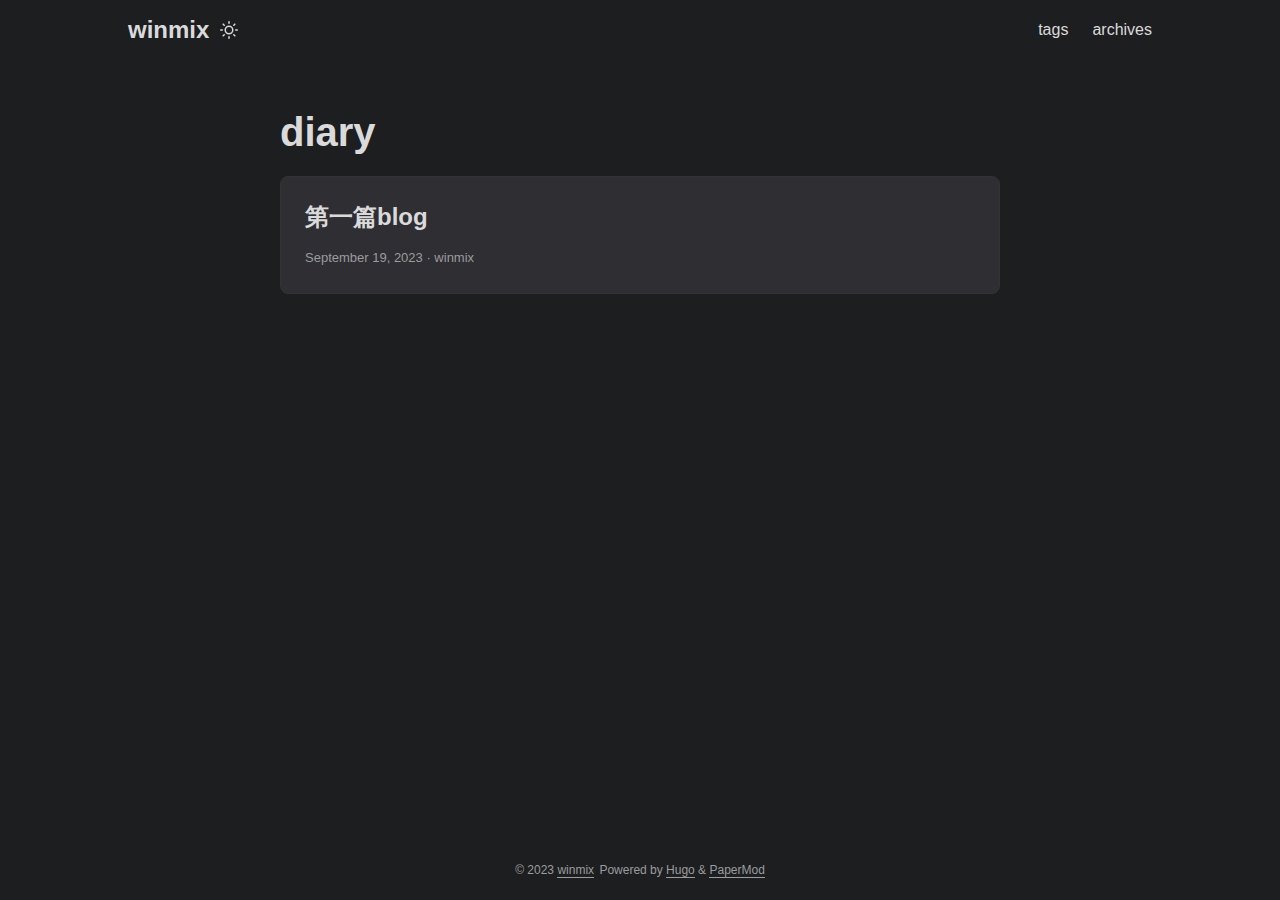
<file: tags/diary/index.html>
<!DOCTYPE html>
<html lang="en" dir="auto">

<head><meta charset="utf-8">
<meta http-equiv="X-UA-Compatible" content="IE=edge">
<meta name="viewport" content="width=device-width, initial-scale=1, shrink-to-fit=no">
<meta name="robots" content="index, follow">
<title>diary | winmix</title>
<meta name="keywords" content="">
<meta name="description" content="">
<meta name="author" content="dae, eeou">
<link rel="canonical" href="/tags/diary/">
<link crossorigin="anonymous" href="/assets/css/stylesheet.5c25c975546c048d1a5600aadb48425ae1bc921a9a18fe67d6955c9535260811.css" integrity="sha256-XCXJdVRsBI0aVgCq20hCWuG8khqaGP5n1pVclTUmCBE=" rel="preload stylesheet" as="style">
<link rel="icon" href="favicon.ico">
<link rel="icon" type="image/png" sizes="16x16" href="favicon-16x16.png">
<link rel="icon" type="image/png" sizes="32x32" href="favicon-32x32.png">
<link rel="apple-touch-icon" href="apple-touch-icon.png">
<link rel="mask-icon" href="safari-pinned-tab.svg">
<meta name="theme-color" content="#2e2e33">
<meta name="msapplication-TileColor" content="#2e2e33">
<link rel="alternate" type="application/rss+xml" href="/tags/diary/index.xml">
<noscript>
    <style>
        #theme-toggle,
        .top-link {
            display: none;
        }

    </style>
</noscript><meta property="og:title" content="diary" />
<meta property="og:description" content="" />
<meta property="og:type" content="website" />
<meta property="og:url" content="/tags/diary/" />

<meta name="twitter:card" content="summary"/>
<meta name="twitter:title" content="diary"/>
<meta name="twitter:description" content=""/>

</head>

<body class="list dark" id="top">
<script>
    if (localStorage.getItem("pref-theme") === "light") {
        document.body.classList.remove('dark')
    }

</script>

<header class="header">
    <nav class="nav">
        <div class="logo">
            <a href="" accesskey="h" title="winmix (Alt + H)">winmix</a>
            <div class="logo-switches">
                <button id="theme-toggle" accesskey="t" title="(Alt + T)">
                    <svg id="moon" xmlns="http://www.w3.org/2000/svg" width="24" height="18" viewBox="0 0 24 24"
                        fill="none" stroke="currentColor" stroke-width="2" stroke-linecap="round"
                        stroke-linejoin="round">
                        <path d="M21 12.79A9 9 0 1 1 11.21 3 7 7 0 0 0 21 12.79z"></path>
                    </svg>
                    <svg id="sun" xmlns="http://www.w3.org/2000/svg" width="24" height="18" viewBox="0 0 24 24"
                        fill="none" stroke="currentColor" stroke-width="2" stroke-linecap="round"
                        stroke-linejoin="round">
                        <circle cx="12" cy="12" r="5"></circle>
                        <line x1="12" y1="1" x2="12" y2="3"></line>
                        <line x1="12" y1="21" x2="12" y2="23"></line>
                        <line x1="4.22" y1="4.22" x2="5.64" y2="5.64"></line>
                        <line x1="18.36" y1="18.36" x2="19.78" y2="19.78"></line>
                        <line x1="1" y1="12" x2="3" y2="12"></line>
                        <line x1="21" y1="12" x2="23" y2="12"></line>
                        <line x1="4.22" y1="19.78" x2="5.64" y2="18.36"></line>
                        <line x1="18.36" y1="5.64" x2="19.78" y2="4.22"></line>
                    </svg>
                </button>
            </div>
        </div>
        <ul id="menu">
            <li>
                <a href="/tags/" title="tags">
                    <span>tags</span>
                </a>
            </li>
            <li>
                <a href="/archives/" title="archives">
                    <span>archives</span>
                </a>
            </li>
        </ul>
    </nav>
</header>
<main class="main"> 
<header class="page-header">
  <h1>
    diary
  </h1>
</header>

<article class="post-entry tag-entry"> 
  <header class="entry-header">
    <h2>第一篇blog
    </h2>
  </header>
  <div class="entry-content">
    <p></p>
  </div>
  <footer class="entry-footer"><span title='2023-09-19 11:20:44 +0800 CST'>September 19, 2023</span>&nbsp;·&nbsp;winmix</footer>
  <a class="entry-link" aria-label="post link to 第一篇blog" href="/posts/first/"></a>
</article>
    </main>
    
<footer class="footer">
    <span>&copy; 2023 <a href="">winmix</a></span>
    <span>
        Powered by
        <a href="https://gohugo.io/" rel="noopener noreferrer" target="_blank">Hugo</a> &
        <a href="https://github.com/adityatelange/hugo-PaperMod/" rel="noopener" target="_blank">PaperMod</a>
    </span>
</footer>
<a href="#top" aria-label="go to top" title="Go to Top (Alt + G)" class="top-link" id="top-link" accesskey="g">
    <svg xmlns="http://www.w3.org/2000/svg" viewBox="0 0 12 6" fill="currentColor">
        <path d="M12 6H0l6-6z" />
    </svg>
</a><!DOCTYPE html>
<html lang="en">
<head>
  <meta charset="UTF-8">
  <meta name="viewport" content="width=device-width, initial-scale=1.0">
  <title>Document</title>
</head>
<body>
  
</body>
</html>


<script>
    let menu = document.getElementById('menu')
    if (menu) {
        menu.scrollLeft = localStorage.getItem("menu-scroll-position");
        menu.onscroll = function () {
            localStorage.setItem("menu-scroll-position", menu.scrollLeft);
        }
    }

    document.querySelectorAll('a[href^="#"]').forEach(anchor => {
        anchor.addEventListener("click", function (e) {
            e.preventDefault();
            var id = this.getAttribute("href").substr(1);
            if (!window.matchMedia('(prefers-reduced-motion: reduce)').matches) {
                document.querySelector(`[id='${decodeURIComponent(id)}']`).scrollIntoView({
                    behavior: "smooth"
                });
            } else {
                document.querySelector(`[id='${decodeURIComponent(id)}']`).scrollIntoView();
            }
            if (id === "top") {
                history.replaceState(null, null, " ");
            } else {
                history.pushState(null, null, `#${id}`);
            }
        });
    });

</script>
<script>
    var mybutton = document.getElementById("top-link");
    window.onscroll = function () {
        if (document.body.scrollTop > 800 || document.documentElement.scrollTop > 800) {
            mybutton.style.visibility = "visible";
            mybutton.style.opacity = "1";
        } else {
            mybutton.style.visibility = "hidden";
            mybutton.style.opacity = "0";
        }
    };

</script>
<script>
    document.getElementById("theme-toggle").addEventListener("click", () => {
        if (document.body.className.includes("dark")) {
            document.body.classList.remove('dark');
            localStorage.setItem("pref-theme", 'light');
        } else {
            document.body.classList.add('dark');
            localStorage.setItem("pref-theme", 'dark');
        }
    })

</script>
</body>

</html>
</file>
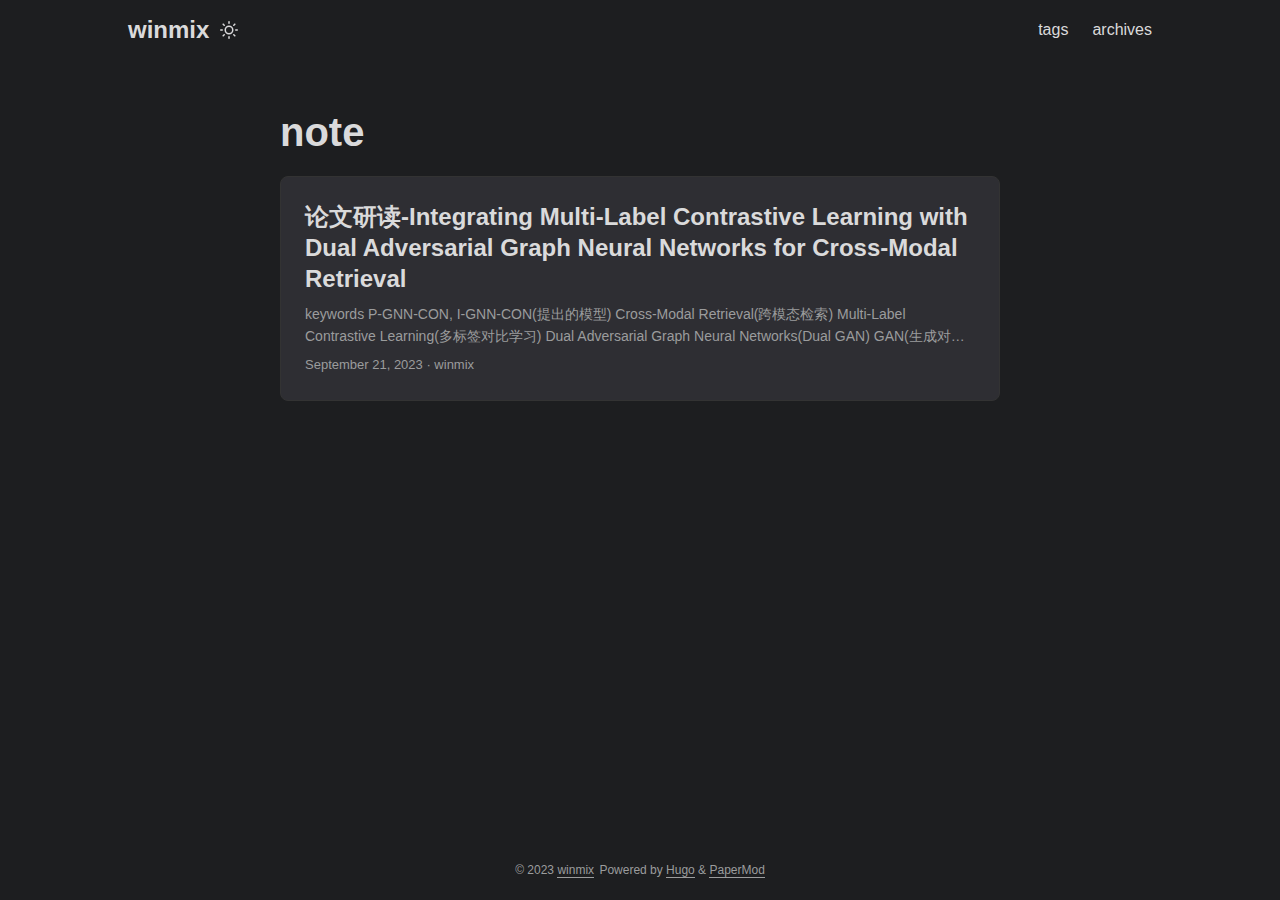
<file: tags/note/index.html>
<!DOCTYPE html>
<html lang="en" dir="auto">

<head><meta charset="utf-8">
<meta http-equiv="X-UA-Compatible" content="IE=edge">
<meta name="viewport" content="width=device-width, initial-scale=1, shrink-to-fit=no">
<meta name="robots" content="index, follow">
<title>note | winmix</title>
<meta name="keywords" content="">
<meta name="description" content="">
<meta name="author" content="dae, eeou">
<link rel="canonical" href="/tags/note/">
<link crossorigin="anonymous" href="/assets/css/stylesheet.5c25c975546c048d1a5600aadb48425ae1bc921a9a18fe67d6955c9535260811.css" integrity="sha256-XCXJdVRsBI0aVgCq20hCWuG8khqaGP5n1pVclTUmCBE=" rel="preload stylesheet" as="style">
<link rel="icon" href="favicon.ico">
<link rel="icon" type="image/png" sizes="16x16" href="favicon-16x16.png">
<link rel="icon" type="image/png" sizes="32x32" href="favicon-32x32.png">
<link rel="apple-touch-icon" href="apple-touch-icon.png">
<link rel="mask-icon" href="safari-pinned-tab.svg">
<meta name="theme-color" content="#2e2e33">
<meta name="msapplication-TileColor" content="#2e2e33">
<link rel="alternate" type="application/rss+xml" href="/tags/note/index.xml">
<noscript>
    <style>
        #theme-toggle,
        .top-link {
            display: none;
        }

    </style>
</noscript><meta property="og:title" content="note" />
<meta property="og:description" content="" />
<meta property="og:type" content="website" />
<meta property="og:url" content="/tags/note/" />

<meta name="twitter:card" content="summary"/>
<meta name="twitter:title" content="note"/>
<meta name="twitter:description" content=""/>

</head>

<body class="list dark" id="top">
<script>
    if (localStorage.getItem("pref-theme") === "light") {
        document.body.classList.remove('dark')
    }

</script>

<header class="header">
    <nav class="nav">
        <div class="logo">
            <a href="" accesskey="h" title="winmix (Alt + H)">winmix</a>
            <div class="logo-switches">
                <button id="theme-toggle" accesskey="t" title="(Alt + T)">
                    <svg id="moon" xmlns="http://www.w3.org/2000/svg" width="24" height="18" viewBox="0 0 24 24"
                        fill="none" stroke="currentColor" stroke-width="2" stroke-linecap="round"
                        stroke-linejoin="round">
                        <path d="M21 12.79A9 9 0 1 1 11.21 3 7 7 0 0 0 21 12.79z"></path>
                    </svg>
                    <svg id="sun" xmlns="http://www.w3.org/2000/svg" width="24" height="18" viewBox="0 0 24 24"
                        fill="none" stroke="currentColor" stroke-width="2" stroke-linecap="round"
                        stroke-linejoin="round">
                        <circle cx="12" cy="12" r="5"></circle>
                        <line x1="12" y1="1" x2="12" y2="3"></line>
                        <line x1="12" y1="21" x2="12" y2="23"></line>
                        <line x1="4.22" y1="4.22" x2="5.64" y2="5.64"></line>
                        <line x1="18.36" y1="18.36" x2="19.78" y2="19.78"></line>
                        <line x1="1" y1="12" x2="3" y2="12"></line>
                        <line x1="21" y1="12" x2="23" y2="12"></line>
                        <line x1="4.22" y1="19.78" x2="5.64" y2="18.36"></line>
                        <line x1="18.36" y1="5.64" x2="19.78" y2="4.22"></line>
                    </svg>
                </button>
            </div>
        </div>
        <ul id="menu">
            <li>
                <a href="/tags/" title="tags">
                    <span>tags</span>
                </a>
            </li>
            <li>
                <a href="/archives/" title="archives">
                    <span>archives</span>
                </a>
            </li>
        </ul>
    </nav>
</header>
<main class="main"> 
<header class="page-header">
  <h1>
    note
  </h1>
</header>

<article class="post-entry tag-entry"> 
  <header class="entry-header">
    <h2>论文研读-Integrating Multi-Label Contrastive Learning with Dual Adversarial Graph Neural Networks for Cross-Modal Retrieval
    </h2>
  </header>
  <div class="entry-content">
    <p>keywords P-GNN-CON, I-GNN-CON(提出的模型) Cross-Modal Retrieval(跨模态检索) Multi-Label Contrastive Learning(多标签对比学习) Dual Adversarial Graph Neural Networks(Dual GAN) GAN(生成对抗网络) Generative Adversarial Networks multi-hop Gragh Neural Networks GNN(图神经网络)Graph Neural Networks Background 传统完成跨模态检索任务，通常需要将不同模态的数据映射到同一表征空间，以解决不同模态数据间的差异
现有方法的缺陷：1）引入损失可能无法消除模态间的差异； 2）实际应用中的数据大多来自单一模态，完整模态数据很稀少，而现有方法大多假定样本的所有模态数据是完整的； 3）忽视了多模态数据的标签间的相关性，不利于建立多模态数据间的语义联系 4）样本被简单分类为0，1，但实际上样本标签的相似度很难完全相同或不同，不适应多标签情况
要解决的问题：1）消除模态间的差异，从而去除特定模态的信息，完全保留语义信息 2）捕捉了标签的相关性，驱动模型学习判别特征 3） 在标签相似度0和1之间建立离散的模型
solution 对于问题1：设计了Dual GAN，生成共同表征同时重构一些原始表征，其中生成模型学习多模态联合数据的分布并生成一些伪表征，判别模型学习判断原始表征和伪表征。通过优化对抗损失以去除特定模态特征并保留语义信息； 对于问题2：提出multi-hop Gragh Neural Networks(P-GNN,I-GNN)来生成inter-dependent的标签分类器,用学习到的分类器对Dual GAN生成的共同表征进行分类，来完成端到端训练并利用分类损失帮助模型学习underlying semantic structure 对于问题3：为Multi-label Cross-modal Contrastive Learning提出了新的soft multi-label contrastive loss和soft positive sampling 实现非二元的标签相似度 related work 跨模态检索 学习共同表征的两种方式：
传统多模态表征学习(Canonical Correlation Analysis (CCA),Joint Representation Learning (JRL)) 深度多模态表征学习(Deep Canonical Correlation Analysis (DCCA),Probabilistic Cross-Modal Embedding (PCME),Multi-modal Robust Learning (MRL)，T2VLAD(完成文本视频检索任务)，Adversarial Cross-Modal Retrieval model (ACMR)，Deep Supervised Cross-modal Retrieval (DSCMR)…) GNN Graph Laplacian:多应用于GNN中 GCN，AGCN，GaAN (图学习)...</p>
  </div>
  <footer class="entry-footer"><span title='2023-09-21 16:24:43 +0800 CST'>September 21, 2023</span>&nbsp;·&nbsp;winmix</footer>
  <a class="entry-link" aria-label="post link to 论文研读-Integrating Multi-Label Contrastive Learning with Dual Adversarial Graph Neural Networks for Cross-Modal Retrieval" href="/posts/%E8%AE%BA%E6%96%87%E7%A0%94%E8%AF%BB1/"></a>
</article>
    </main>
    
<footer class="footer">
    <span>&copy; 2023 <a href="">winmix</a></span>
    <span>
        Powered by
        <a href="https://gohugo.io/" rel="noopener noreferrer" target="_blank">Hugo</a> &
        <a href="https://github.com/adityatelange/hugo-PaperMod/" rel="noopener" target="_blank">PaperMod</a>
    </span>
</footer>
<a href="#top" aria-label="go to top" title="Go to Top (Alt + G)" class="top-link" id="top-link" accesskey="g">
    <svg xmlns="http://www.w3.org/2000/svg" viewBox="0 0 12 6" fill="currentColor">
        <path d="M12 6H0l6-6z" />
    </svg>
</a><!DOCTYPE html>
<html lang="en">
<head>
  <meta charset="UTF-8">
  <meta name="viewport" content="width=device-width, initial-scale=1.0">
  <title>Document</title>
</head>
<body>
  
</body>
</html>


<script>
    let menu = document.getElementById('menu')
    if (menu) {
        menu.scrollLeft = localStorage.getItem("menu-scroll-position");
        menu.onscroll = function () {
            localStorage.setItem("menu-scroll-position", menu.scrollLeft);
        }
    }

    document.querySelectorAll('a[href^="#"]').forEach(anchor => {
        anchor.addEventListener("click", function (e) {
            e.preventDefault();
            var id = this.getAttribute("href").substr(1);
            if (!window.matchMedia('(prefers-reduced-motion: reduce)').matches) {
                document.querySelector(`[id='${decodeURIComponent(id)}']`).scrollIntoView({
                    behavior: "smooth"
                });
            } else {
                document.querySelector(`[id='${decodeURIComponent(id)}']`).scrollIntoView();
            }
            if (id === "top") {
                history.replaceState(null, null, " ");
            } else {
                history.pushState(null, null, `#${id}`);
            }
        });
    });

</script>
<script>
    var mybutton = document.getElementById("top-link");
    window.onscroll = function () {
        if (document.body.scrollTop > 800 || document.documentElement.scrollTop > 800) {
            mybutton.style.visibility = "visible";
            mybutton.style.opacity = "1";
        } else {
            mybutton.style.visibility = "hidden";
            mybutton.style.opacity = "0";
        }
    };

</script>
<script>
    document.getElementById("theme-toggle").addEventListener("click", () => {
        if (document.body.className.includes("dark")) {
            document.body.classList.remove('dark');
            localStorage.setItem("pref-theme", 'light');
        } else {
            document.body.classList.add('dark');
            localStorage.setItem("pref-theme", 'dark');
        }
    })

</script>
</body>

</html>
</file>
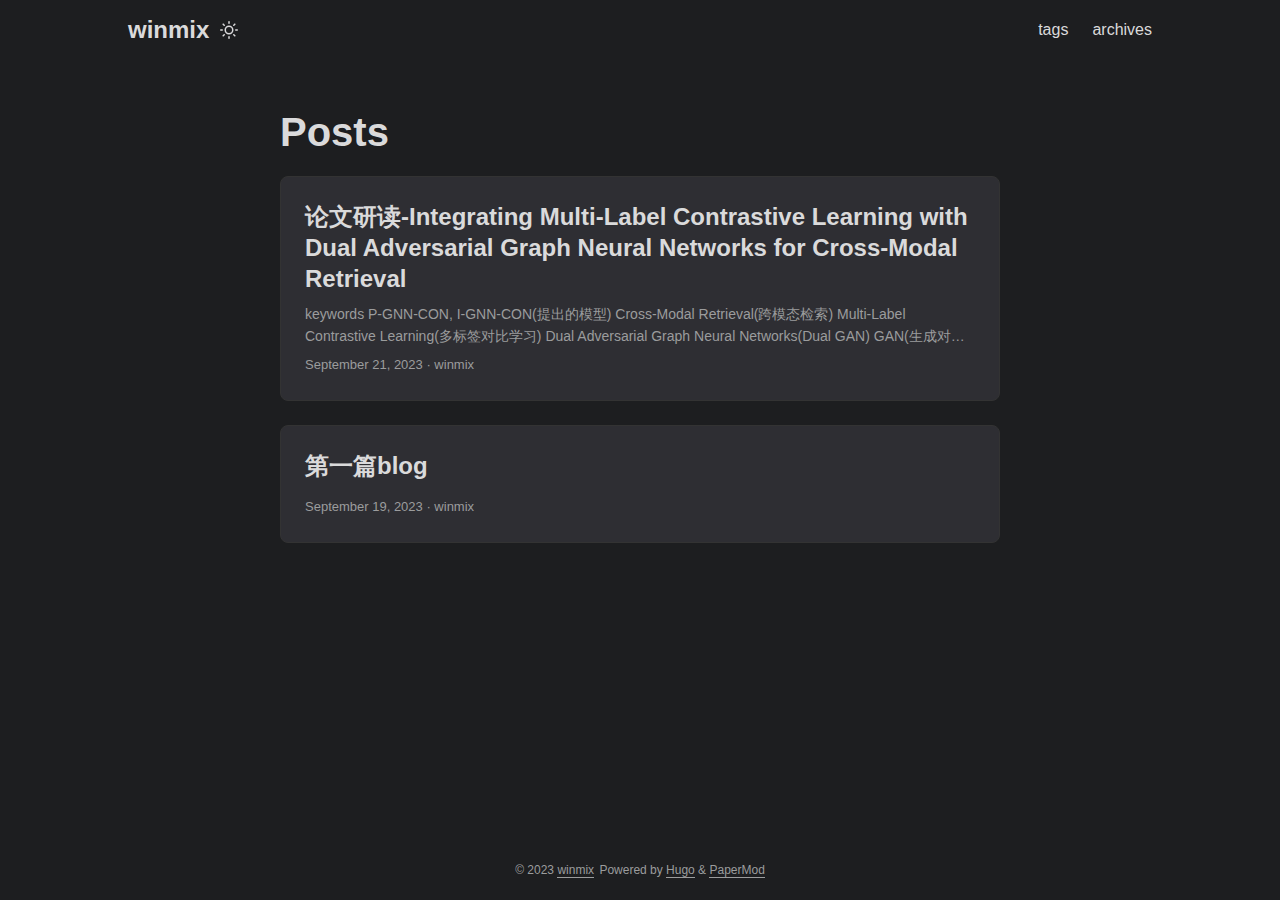
<file: posts/page/1/index.html>
<!DOCTYPE html>
<html lang="en-us">
  <head>
    <title>/posts/</title>
    <link rel="canonical" href="/posts/">
    <meta name="robots" content="noindex">
    <meta charset="utf-8">
    <meta http-equiv="refresh" content="0; url=/posts/">
  </head>
</html>
</file>
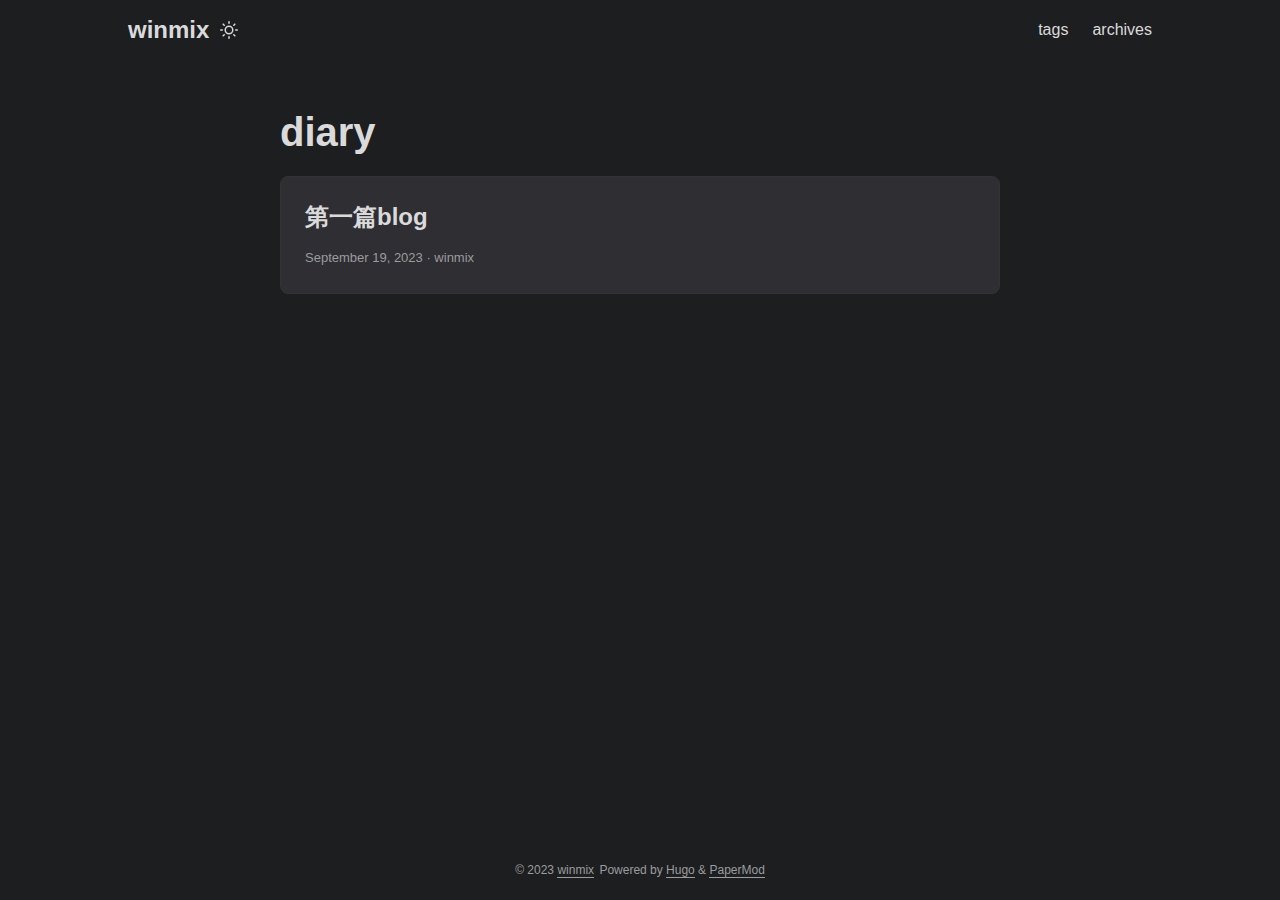
<file: tags/diary/page/1/index.html>
<!DOCTYPE html>
<html lang="en-us">
  <head>
    <title>/tags/diary/</title>
    <link rel="canonical" href="/tags/diary/">
    <meta name="robots" content="noindex">
    <meta charset="utf-8">
    <meta http-equiv="refresh" content="0; url=/tags/diary/">
  </head>
</html>
</file>
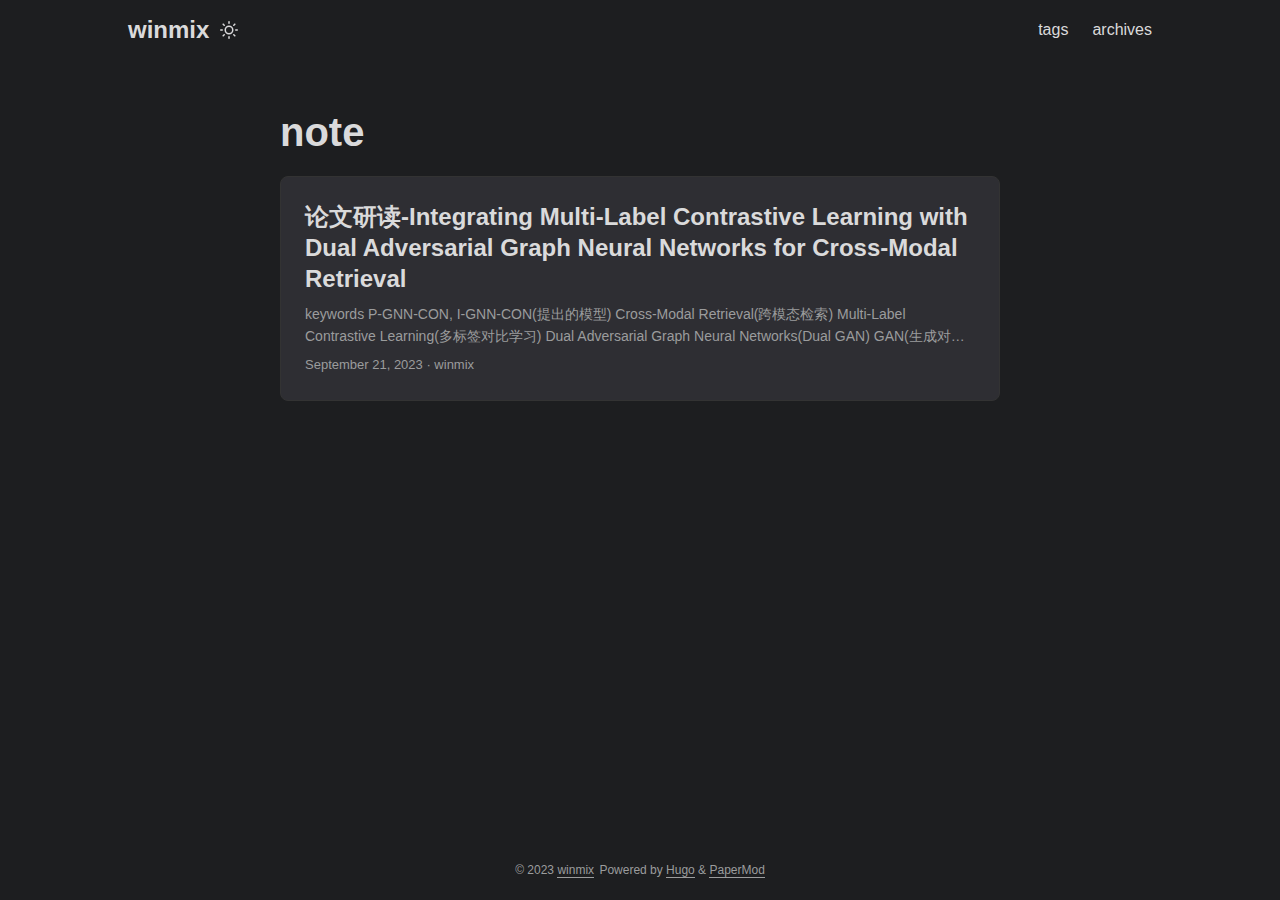
<file: tags/note/page/1/index.html>
<!DOCTYPE html>
<html lang="en-us">
  <head>
    <title>/tags/note/</title>
    <link rel="canonical" href="/tags/note/">
    <meta name="robots" content="noindex">
    <meta charset="utf-8">
    <meta http-equiv="refresh" content="0; url=/tags/note/">
  </head>
</html>
</file>
<file: assets/css/stylesheet.5c25c975546c048d1a5600aadb48425ae1bc921a9a18fe67d6955c9535260811.css>
/*
  PaperMod v7
  License: MIT https://github.com/adityatelange/hugo-PaperMod/blob/master/LICENSE
  Copyright (c) 2020 nanxiaobei and adityatelange
  Copyright (c) 2021-2023 adityatelange
*/
:root{--gap:24px;--content-gap:20px;--nav-width:1024px;--main-width:720px;--header-height:60px;--footer-height:60px;--radius:8px;--theme:rgb(255, 255, 255);--entry:rgb(255, 255, 255);--primary:rgb(30, 30, 30);--secondary:rgb(108, 108, 108);--tertiary:rgb(214, 214, 214);--content:rgb(31, 31, 31);--hljs-bg:rgb(28, 29, 33);--code-bg:rgb(245, 245, 245);--border:rgb(238, 238, 238)}.dark{--theme:rgb(29, 30, 32);--entry:rgb(46, 46, 51);--primary:rgb(218, 218, 219);--secondary:rgb(155, 156, 157);--tertiary:rgb(65, 66, 68);--content:rgb(196, 196, 197);--hljs-bg:rgb(46, 46, 51);--code-bg:rgb(55, 56, 62);--border:rgb(51, 51, 51)}.list{background:var(--code-bg)}.dark.list{background:var(--theme)}*,::after,::before{box-sizing:border-box}html{-webkit-tap-highlight-color:transparent;overflow-y:scroll;-webkit-text-size-adjust:100%;text-size-adjust:100%}a,button,body,h1,h2,h3,h4,h5,h6{color:var(--primary)}body{font-family:-apple-system,BlinkMacSystemFont,segoe ui,Roboto,Oxygen,Ubuntu,Cantarell,open sans,helvetica neue,sans-serif;font-size:18px;line-height:1.6;word-break:break-word;background:var(--theme)}article,aside,figcaption,figure,footer,header,hgroup,main,nav,section,table{display:block}h1,h2,h3,h4,h5,h6{line-height:1.2}h1,h2,h3,h4,h5,h6,p{margin-top:0;margin-bottom:0}ul{padding:0}a{text-decoration:none}body,figure,ul{margin:0}table{width:100%;border-collapse:collapse;border-spacing:0;overflow-x:auto;word-break:keep-all}button,input,textarea{padding:0;font:inherit;background:0 0;border:0}input,textarea{outline:0}button,input[type=button],input[type=submit]{cursor:pointer}input:-webkit-autofill,textarea:-webkit-autofill{box-shadow:0 0 0 50px var(--theme)inset}img{display:block;max-width:100%}.not-found{position:absolute;left:0;right:0;display:flex;align-items:center;justify-content:center;height:80%;font-size:160px;font-weight:700}.archive-posts{width:100%;font-size:16px}.archive-year{margin-top:40px}.archive-year:not(:last-of-type){border-bottom:2px solid var(--border)}.archive-month{display:flex;align-items:flex-start;padding:10px 0}.archive-month-header{margin:25px 0;width:200px}.archive-month:not(:last-of-type){border-bottom:1px solid var(--border)}.archive-entry{position:relative;padding:5px;margin:10px 0}.archive-entry-title{margin:5px 0;font-weight:400}.archive-count,.archive-meta{color:var(--secondary);font-size:14px}.footer,.top-link{font-size:12px;color:var(--secondary)}.footer{max-width:calc(var(--main-width) + var(--gap) * 2);margin:auto;padding:calc((var(--footer-height) - var(--gap))/2)var(--gap);text-align:center;line-height:24px}.footer span{margin-inline-start:1px;margin-inline-end:1px}.footer span:last-child{white-space:nowrap}.footer a{color:inherit;border-bottom:1px solid var(--secondary)}.footer a:hover{border-bottom:1px solid var(--primary)}.top-link{visibility:hidden;position:fixed;bottom:60px;right:30px;z-index:99;background:var(--tertiary);width:42px;height:42px;padding:12px;border-radius:64px;transition:visibility .5s,opacity .8s linear}.top-link,.top-link svg{filter:drop-shadow(0 0 0 var(--theme))}.footer a:hover,.top-link:hover{color:var(--primary)}.top-link:focus,#theme-toggle:focus{outline:0}.nav{display:flex;flex-wrap:wrap;justify-content:space-between;max-width:calc(var(--nav-width) + var(--gap) * 2);margin-inline-start:auto;margin-inline-end:auto;line-height:var(--header-height)}.nav a{display:block}.logo,#menu{display:flex;margin:auto var(--gap)}.logo{flex-wrap:inherit}.logo a{font-size:24px;font-weight:700}.logo a img,.logo a svg{display:inline;vertical-align:middle;pointer-events:none;transform:translate(0,-10%);border-radius:6px;margin-inline-end:8px}button#theme-toggle{font-size:26px;margin:auto 4px}body.dark #moon{vertical-align:middle;display:none}body:not(.dark) #sun{display:none}#menu{list-style:none;word-break:keep-all;overflow-x:auto;white-space:nowrap}#menu li+li{margin-inline-start:var(--gap)}#menu a{font-size:16px}#menu .active{font-weight:500;border-bottom:2px solid}.lang-switch li,.lang-switch ul,.logo-switches{display:inline-flex;margin:auto 4px}.lang-switch{display:flex;flex-wrap:inherit}.lang-switch a{margin:auto 3px;font-size:16px;font-weight:500}.logo-switches{flex-wrap:inherit}.main{position:relative;min-height:calc(100vh - var(--header-height) - var(--footer-height));max-width:calc(var(--main-width) + var(--gap) * 2);margin:auto;padding:var(--gap)}.page-header h1{font-size:40px}.pagination{display:flex}.pagination a{color:var(--theme);font-size:13px;line-height:36px;background:var(--primary);border-radius:calc(36px/2);padding:0 16px}.pagination .next{margin-inline-start:auto}.social-icons{padding:12px 0}.social-icons a:not(:last-of-type){margin-inline-end:12px}.social-icons a svg{height:26px;width:26px}code{direction:ltr}div.highlight,pre{position:relative}.copy-code{display:none;position:absolute;top:4px;right:4px;color:rgba(255,255,255,.8);background:rgba(78,78,78,.8);border-radius:var(--radius);padding:0 5px;font-size:14px;user-select:none}div.highlight:hover .copy-code,pre:hover .copy-code{display:block}.first-entry{position:relative;display:flex;flex-direction:column;justify-content:center;min-height:320px;margin:var(--gap)0 calc(var(--gap) * 2)}.first-entry .entry-header{overflow:hidden;display:-webkit-box;-webkit-box-orient:vertical;-webkit-line-clamp:3}.first-entry .entry-header h1{font-size:34px;line-height:1.3}.first-entry .entry-content{margin:14px 0;font-size:16px;-webkit-line-clamp:3}.first-entry .entry-footer{font-size:14px}.home-info .entry-content{-webkit-line-clamp:unset}.post-entry{position:relative;margin-bottom:var(--gap);padding:var(--gap);background:var(--entry);border-radius:var(--radius);transition:transform .1s;border:1px solid var(--border)}.post-entry:active{transform:scale(.96)}.tag-entry .entry-cover{display:none}.entry-header h2{font-size:24px;line-height:1.3}.entry-content{margin:8px 0;color:var(--secondary);font-size:14px;line-height:1.6;overflow:hidden;display:-webkit-box;-webkit-box-orient:vertical;-webkit-line-clamp:2}.entry-footer{color:var(--secondary);font-size:13px}.entry-link{position:absolute;left:0;right:0;top:0;bottom:0}.entry-cover,.entry-isdraft{font-size:14px;color:var(--secondary)}.entry-cover{margin-bottom:var(--gap);text-align:center}.entry-cover img{border-radius:var(--radius);pointer-events:none;width:100%;height:auto}.entry-cover a{color:var(--secondary);box-shadow:0 1px 0 var(--primary)}.page-header,.post-header{margin:24px auto var(--content-gap)}.post-title{margin-bottom:2px;font-size:40px}.post-description{margin-top:10px;margin-bottom:5px}.post-meta,.breadcrumbs{color:var(--secondary);font-size:14px;display:flex;flex-wrap:wrap}.post-meta .i18n_list li{display:inline-flex;list-style:none;margin:auto 3px;box-shadow:0 1px 0 var(--secondary)}.breadcrumbs a{font-size:16px}.post-content{color:var(--content)}.post-content h3,.post-content h4,.post-content h5,.post-content h6{margin:24px 0 16px}.post-content h1{margin:40px auto 32px;font-size:40px}.post-content h2{margin:32px auto 24px;font-size:32px}.post-content h3{font-size:24px}.post-content h4{font-size:16px}.post-content h5{font-size:14px}.post-content h6{font-size:12px}.post-content a,.toc a:hover{box-shadow:0 1px;box-decoration-break:clone;-webkit-box-decoration-break:clone}.post-content a code{margin:auto 0;border-radius:0;box-shadow:0 -1px 0 var(--primary)inset}.post-content del{text-decoration:line-through}.post-content dl,.post-content ol,.post-content p,.post-content figure,.post-content ul{margin-bottom:var(--content-gap)}.post-content ol,.post-content ul{padding-inline-start:20px}.post-content li{margin-top:5px}.post-content li p{margin-bottom:0}.post-content dl{display:flex;flex-wrap:wrap;margin:0}.post-content dt{width:25%;font-weight:700}.post-content dd{width:75%;margin-inline-start:0;padding-inline-start:10px}.post-content dd~dd,.post-content dt~dt{margin-top:10px}.post-content table{margin-bottom:32px}.post-content table th,.post-content table:not(.highlighttable,.highlight table,.gist .highlight) td{min-width:80px;padding:12px 8px;line-height:1.5;border-bottom:1px solid var(--border)}.post-content table th{font-size:14px;text-align:start}.post-content table:not(.highlighttable) td code:only-child{margin:auto 0}.post-content .highlight table{border-radius:var(--radius)}.post-content .highlight:not(table){margin:10px auto;background:var(--hljs-bg)!important;border-radius:var(--radius);direction:ltr}.post-content li>.highlight{margin-inline-end:0}.post-content ul pre{margin-inline-start:calc(var(--gap) * -2)}.post-content .highlight pre{margin:0}.post-content .highlighttable{table-layout:fixed}.post-content .highlighttable td:first-child{width:40px}.post-content .highlighttable td .linenodiv{padding-inline-end:0!important}.post-content .highlighttable td .highlight,.post-content .highlighttable td .linenodiv pre{margin-bottom:0}.post-content code{margin:auto 4px;padding:4px 6px;font-size:.78em;line-height:1.5;background:var(--code-bg);border-radius:2px}.post-content pre code{display:block;margin:auto 0;padding:10px;color:#d5d5d6;background:var(--hljs-bg)!important;border-radius:var(--radius);overflow-x:auto;word-break:break-all}.post-content blockquote{margin:20px 0;padding:0 14px;border-inline-start:3px solid var(--primary)}.post-content hr{margin:30px 0;height:2px;background:var(--tertiary);border:0}.post-content iframe{max-width:100%}.post-content img{border-radius:4px;margin:1rem 0}.post-content img[src*="#center"]{margin:1rem auto}.post-content figure.align-center{text-align:center}.post-content figure>figcaption{color:var(--primary);font-size:16px;font-weight:700;margin:8px 0 16px}.post-content figure>figcaption>p{color:var(--secondary);font-size:14px;font-weight:400}.toc{margin:0 2px 40px;border:1px solid var(--border);background:var(--code-bg);border-radius:var(--radius);padding:.4em}.dark .toc{background:var(--entry)}.toc details summary{cursor:zoom-in;margin-inline-start:20px}.toc details[open] summary{cursor:zoom-out}.toc .details{display:inline;font-weight:500}.toc .inner{margin:0 20px;padding:10px 20px}.toc li ul{margin-inline-start:var(--gap)}.toc summary:focus{outline:0}.post-footer{margin-top:56px}.post-tags li{display:inline-block;margin-inline-end:3px;margin-bottom:5px}.post-tags a,.share-buttons,.paginav{border-radius:var(--radius);background:var(--code-bg);border:1px solid var(--border)}.post-tags a{display:block;padding-inline-start:14px;padding-inline-end:14px;color:var(--secondary);font-size:14px;line-height:34px;background:var(--code-bg)}.post-tags a:hover,.paginav a:hover{background:var(--border)}.share-buttons{margin:14px 0;padding-inline-start:var(--radius);display:flex;justify-content:center;overflow-x:auto}.share-buttons a{margin-top:10px}.share-buttons a:not(:last-of-type){margin-inline-end:12px}h1:hover .anchor,h2:hover .anchor,h3:hover .anchor,h4:hover .anchor,h5:hover .anchor,h6:hover .anchor{display:inline-flex;color:var(--secondary);margin-inline-start:8px;font-weight:500;user-select:none}.paginav{margin:10px 0;display:flex;line-height:30px;border-radius:var(--radius)}.paginav a{padding-inline-start:14px;padding-inline-end:14px;border-radius:var(--radius)}.paginav .title{letter-spacing:1px;text-transform:uppercase;font-size:small;color:var(--secondary)}.paginav .prev,.paginav .next{width:50%}.paginav span:hover:not(.title){box-shadow:0 1px}.paginav .next{margin-inline-start:auto;text-align:right}[dir=rtl] .paginav .next{text-align:left}h1>a>svg{display:inline}img.in-text{display:inline;margin:auto}.buttons,.main .profile{display:flex;justify-content:center}.main .profile{align-items:center;min-height:calc(100vh - var(--header-height) - var(--footer-height) - (var(--gap) * 2));text-align:center}.profile .profile_inner h1{padding:12px 0}.profile img{display:inline-table;border-radius:50%}.buttons{flex-wrap:wrap;max-width:400px;margin:0 auto}.button{background:var(--tertiary);border-radius:var(--radius);margin:8px;padding:6px;transition:transform .1s}.button-inner{padding:0 8px}.button:active{transform:scale(.96)}#searchbox input{padding:4px 10px;width:100%;color:var(--primary);font-weight:700;border:2px solid var(--tertiary);border-radius:var(--radius)}#searchbox input:focus{border-color:var(--secondary)}#searchResults li{list-style:none;border-radius:var(--radius);padding:10px;margin:10px 0;position:relative;font-weight:500}#searchResults{margin:10px 0;width:100%}#searchResults li:active{transition:transform .1s;transform:scale(.98)}#searchResults a{position:absolute;width:100%;height:100%;top:0;left:0;outline:none}#searchResults .focus{transform:scale(.98);border:2px solid var(--tertiary)}.terms-tags li{display:inline-block;margin:10px;font-weight:500}.terms-tags a{display:block;padding:3px 10px;background:var(--tertiary);border-radius:6px;transition:transform .1s}.terms-tags a:active{background:var(--tertiary);transform:scale(.96)}.hljs-comment,.hljs-quote{color:#b6b18b}.hljs-deletion,.hljs-name,.hljs-regexp,.hljs-selector-class,.hljs-selector-id,.hljs-tag,.hljs-template-variable,.hljs-variable{color:#eb3c54}.hljs-built_in,.hljs-builtin-name,.hljs-link,.hljs-literal,.hljs-meta,.hljs-number,.hljs-params,.hljs-type{color:#e7ce56}.hljs-attribute{color:#ee7c2b}.hljs-addition,.hljs-bullet,.hljs-string,.hljs-symbol{color:#4fb4d7}.hljs-section,.hljs-title{color:#78bb65}.hljs-keyword,.hljs-selector-tag{color:#b45ea4}.hljs{display:block;overflow-x:auto;background:#1c1d21;color:#c0c5ce;padding:.5em}.hljs-emphasis{font-style:italic}.hljs-strong{font-weight:700}::-webkit-scrollbar-track{background:0 0}.list:not(.dark)::-webkit-scrollbar-track{background:var(--code-bg)}::-webkit-scrollbar-thumb{background:var(--tertiary);border:5px solid var(--theme);border-radius:var(--radius)}.list:not(.dark)::-webkit-scrollbar-thumb{border:5px solid var(--code-bg)}::-webkit-scrollbar-thumb:hover{background:var(--secondary)}::-webkit-scrollbar:not(.highlighttable,.highlight table,.gist .highlight){background:var(--theme)}.post-content .highlighttable td .highlight pre code::-webkit-scrollbar{display:none}.post-content :not(table) ::-webkit-scrollbar-thumb{border:2px solid var(--hljs-bg);background:#717175}.post-content :not(table) ::-webkit-scrollbar-thumb:hover{background:#a3a3a5}.gist table::-webkit-scrollbar-thumb{border:2px solid #fff;background:#adadad}.gist table::-webkit-scrollbar-thumb:hover{background:#707070}.post-content table::-webkit-scrollbar-thumb{border-width:2px}@media screen and (min-width:768px){::-webkit-scrollbar{width:19px;height:11px}}@media screen and (max-width:768px){:root{--gap:14px}.profile img{transform:scale(.85)}.first-entry{min-height:260px}.archive-month{flex-direction:column}.archive-year{margin-top:20px}.footer{padding:calc((var(--footer-height) - var(--gap) - 10px)/2)var(--gap)}}@media screen and (max-width:900px){.list .top-link{transform:translateY(-5rem)}}@media(prefers-reduced-motion){.terms-tags a:active,.button:active,.post-entry:active,.top-link,#searchResults .focus,#searchResults li:active{transform:none}}
</file>
